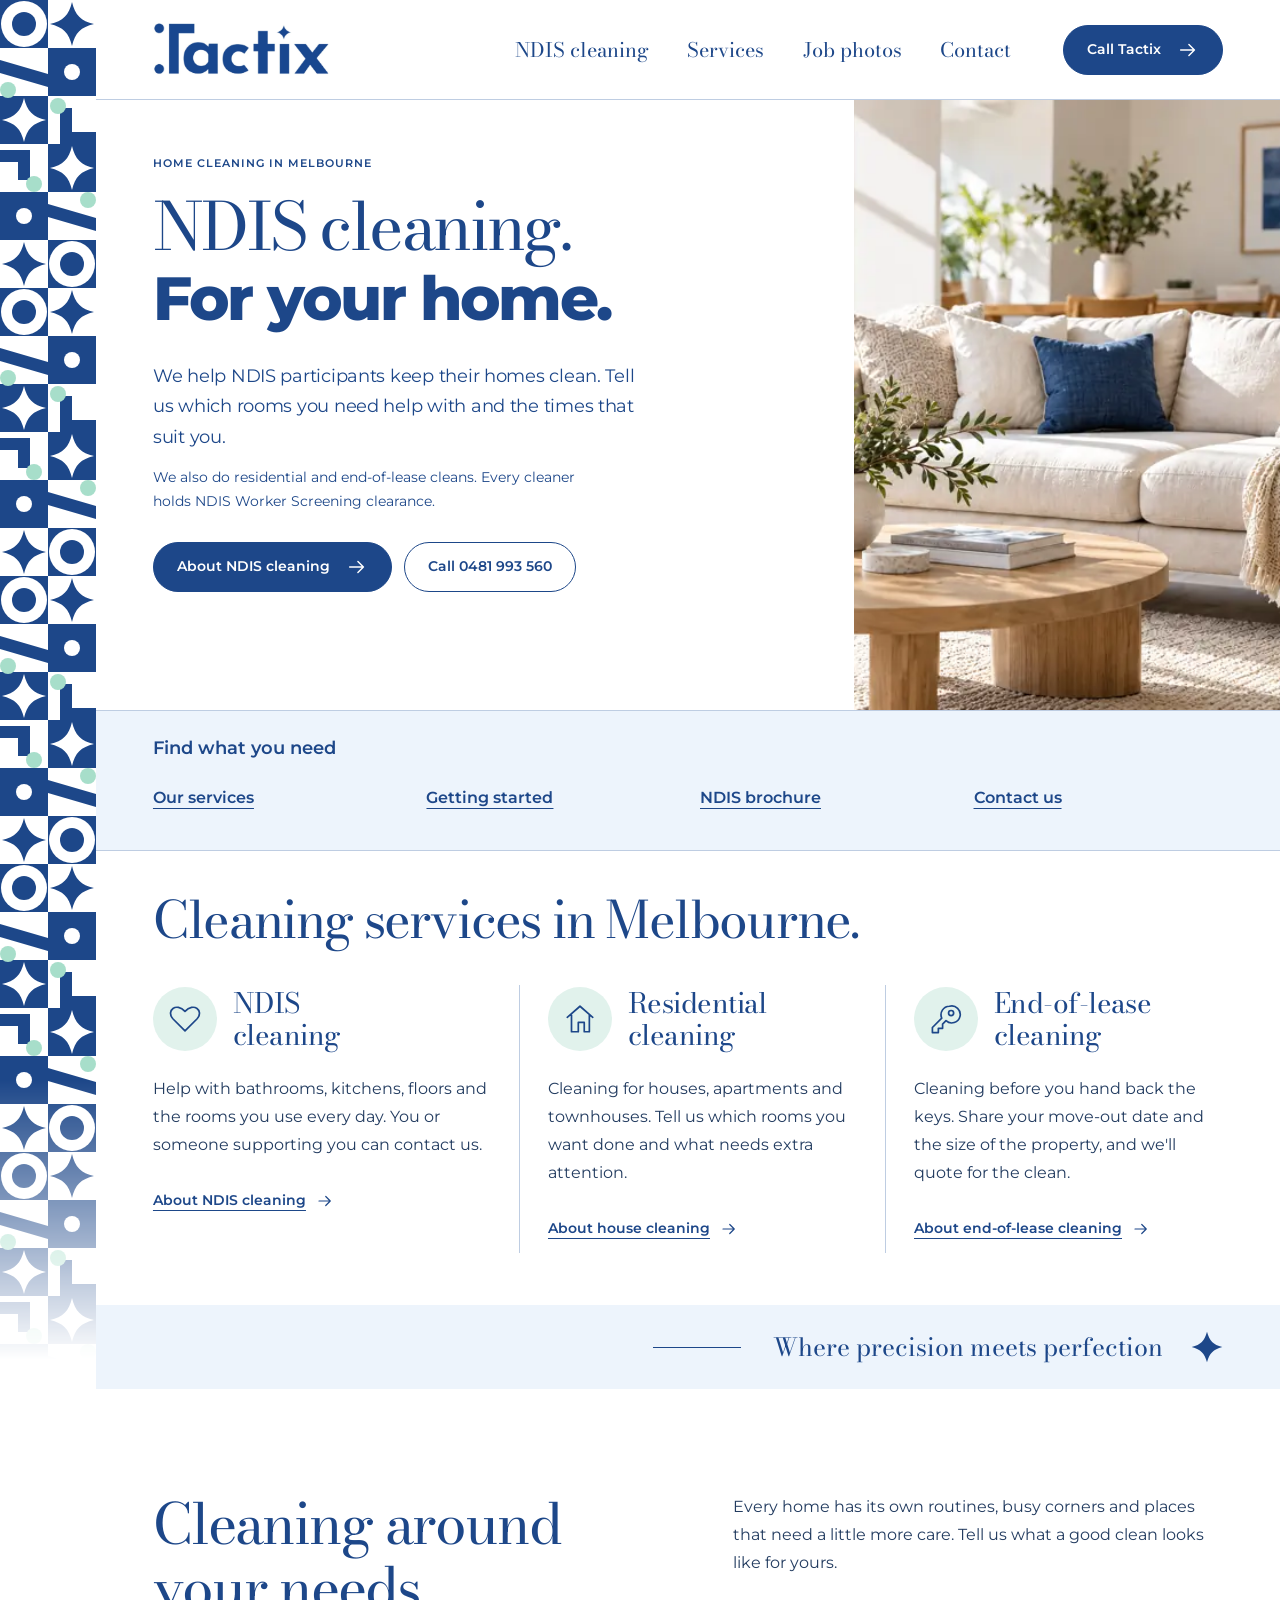
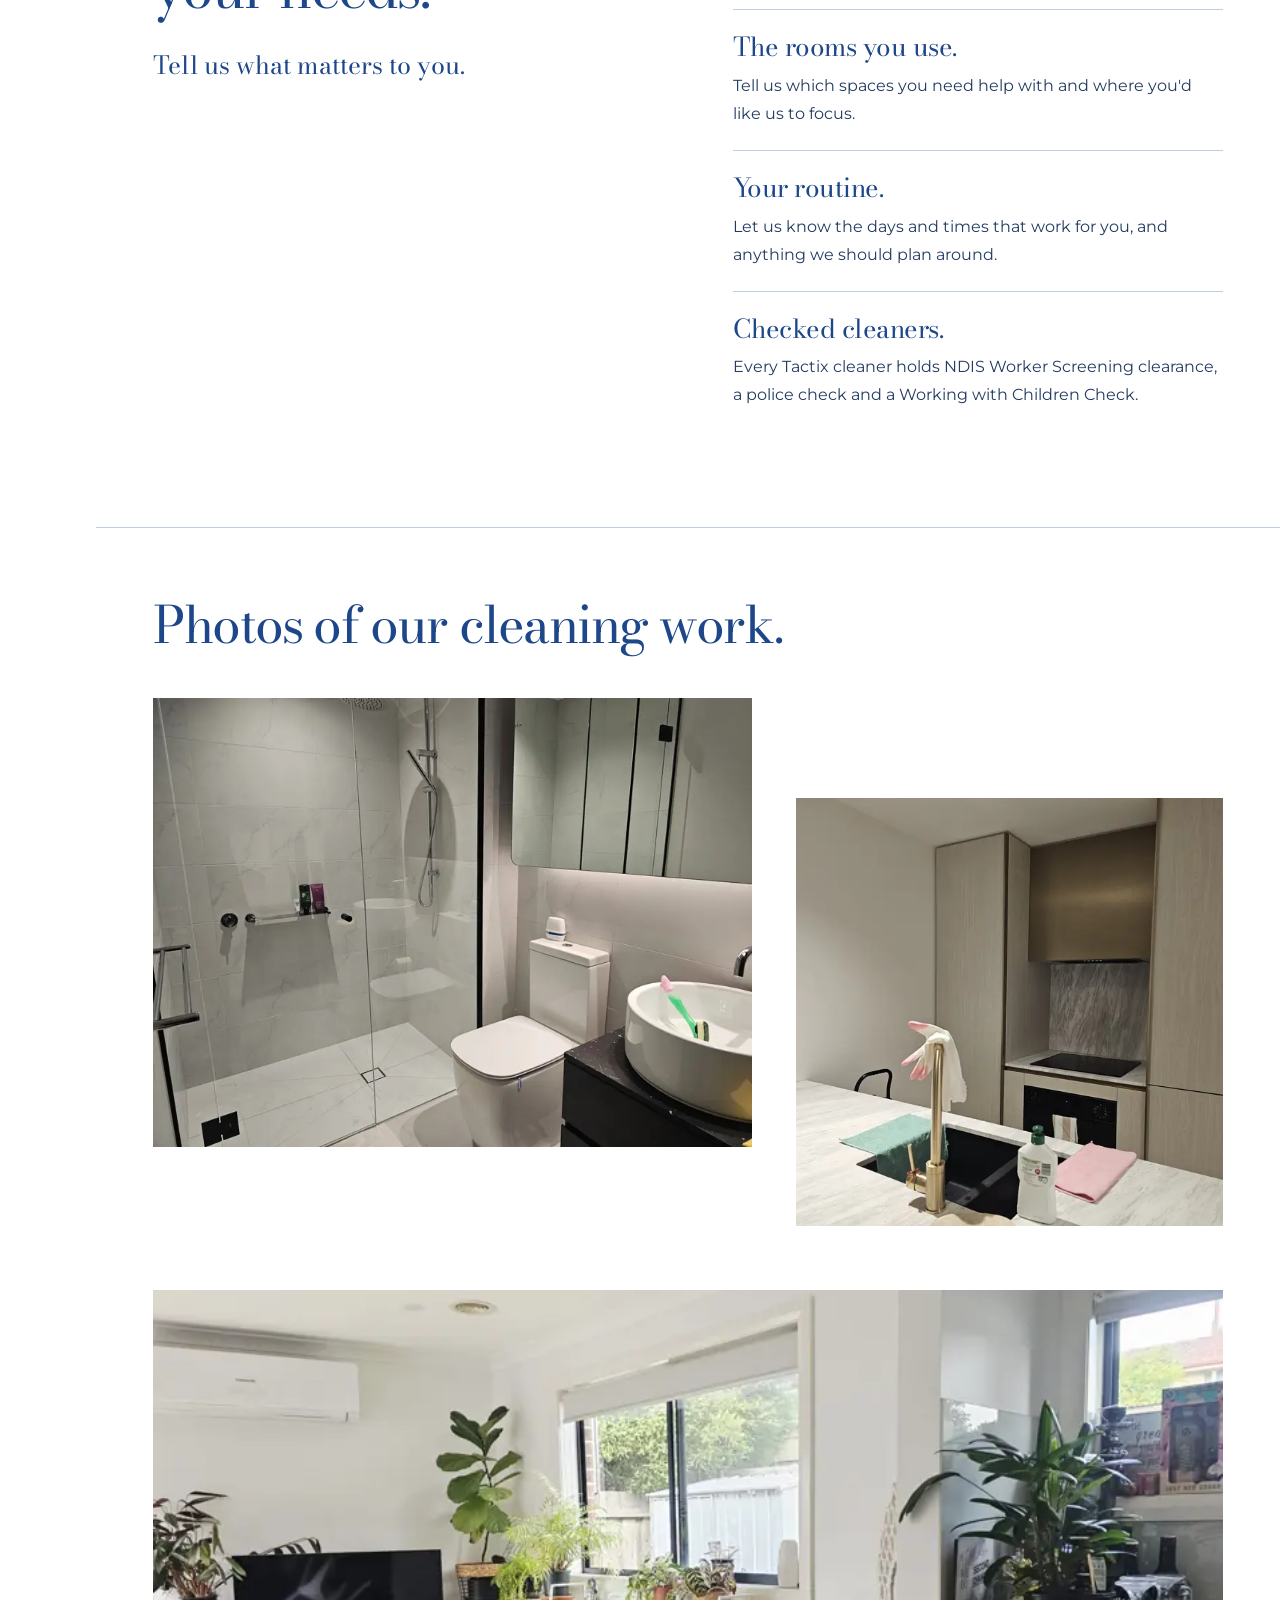
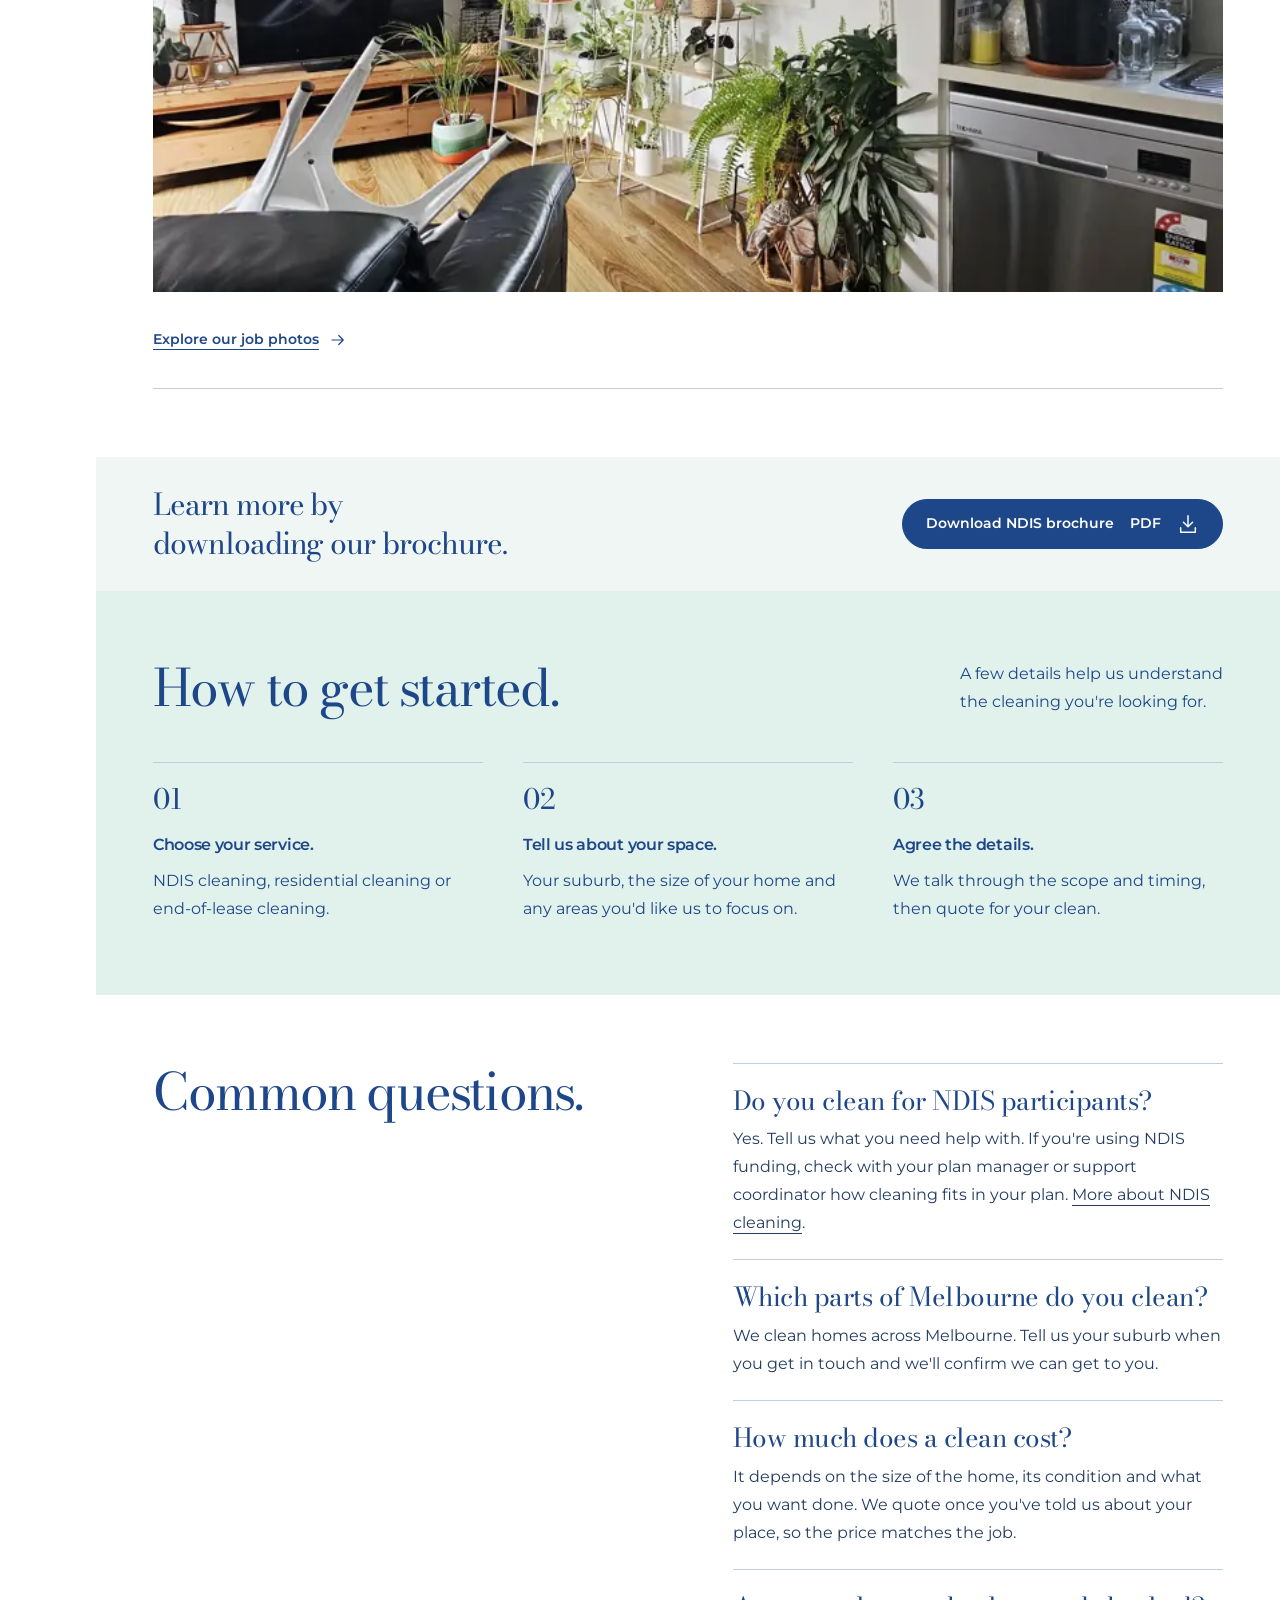
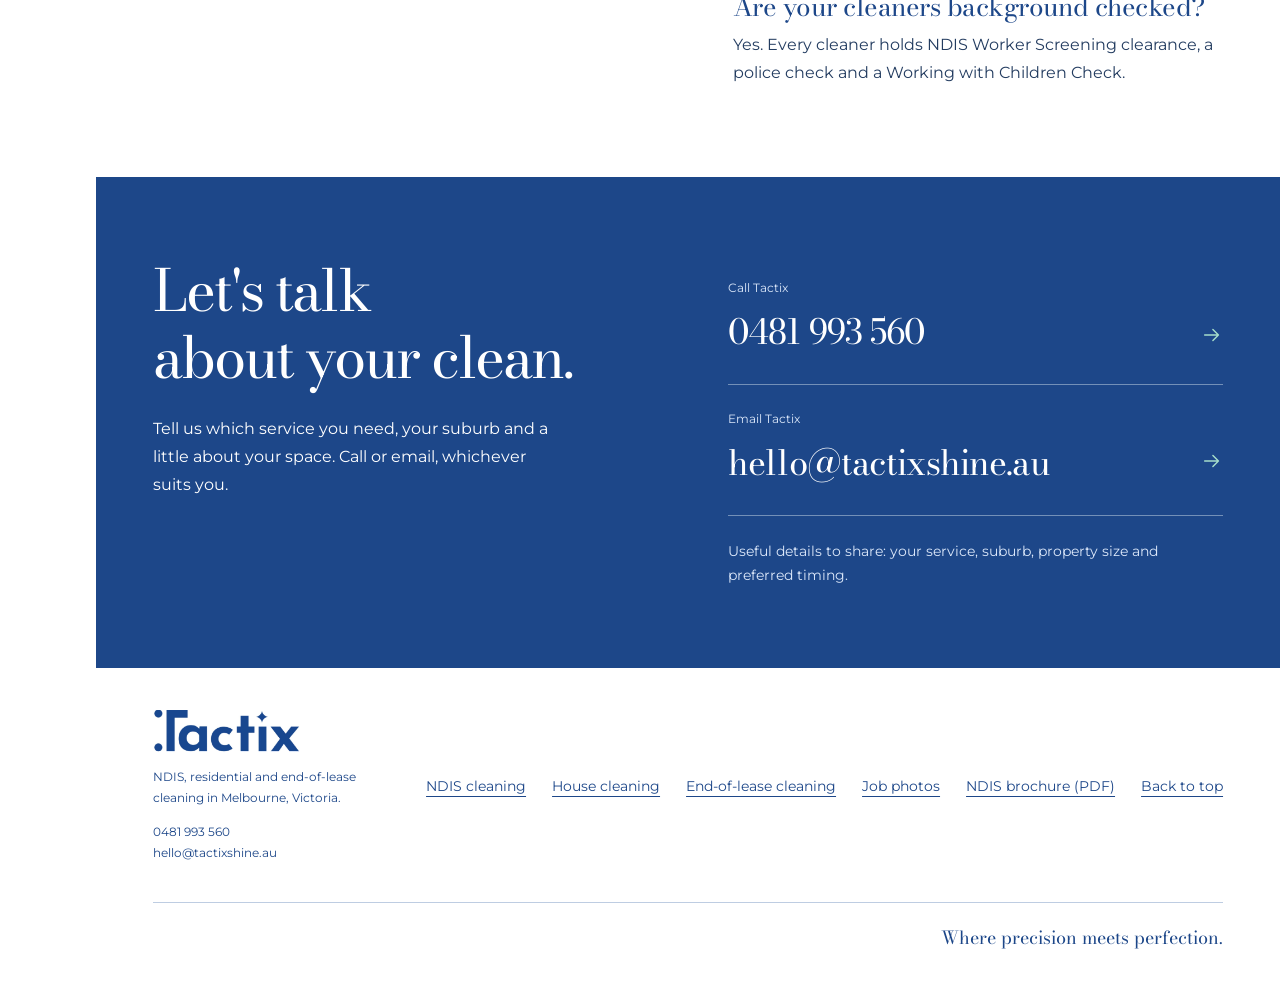
<file: tactix-site/index.html>
<!doctype html>
<html lang="en-AU">
<head>
  <meta charset="utf-8">
  <meta name="viewport" content="width=device-width, initial-scale=1">
  <title>NDIS and home cleaning in Melbourne | Tactix</title>
  <meta name="description" content="NDIS cleaning across Melbourne, plus residential and end-of-lease cleans. Every cleaner holds NDIS Worker Screening clearance. Call Tactix on 0481 993 560.">
  <link rel="canonical" href="https://tactixshine.au/">
  <meta name="theme-color" content="#1d4789">
  <link rel="icon" href="assets/favicon.svg" type="image/svg+xml">
  <meta property="og:type" content="website">
  <meta property="og:site_name" content="Tactix">
  <meta property="og:locale" content="en_AU">
  <meta property="og:url" content="https://tactixshine.au/">
  <meta property="og:title" content="NDIS and home cleaning in Melbourne | Tactix">
  <meta property="og:description" content="NDIS, residential and end-of-lease cleaning across Melbourne by checked cleaners.">
  <meta property="og:image" content="https://tactixshine.au/assets/og-image.jpg">
  <meta property="og:image:width" content="1200">
  <meta property="og:image:height" content="630">
  <meta property="og:image:alt" content="Bright living room with a cream sofa and a blue cushion">
  <meta name="twitter:card" content="summary_large_image">
  <link rel="stylesheet" href="styles.css">
  <script type="application/ld+json">
  {
    "@context": "https://schema.org",
    "@graph": [
      {
        "@type": "LocalBusiness",
        "@id": "https://tactixshine.au/#business",
        "name": "Tactix",
        "slogan": "Where precision meets perfection",
        "description": "NDIS, residential and end-of-lease cleaning in Melbourne.",
        "url": "https://tactixshine.au/",
        "telephone": "+61481993560",
        "email": "hello@tactixshine.au",
        "address": {"@type": "PostalAddress", "addressLocality": "Melbourne", "addressRegion": "VIC", "addressCountry": "AU"},
        "areaServed": {"@type": "City", "name": "Melbourne", "sameAs": "https://en.wikipedia.org/wiki/Melbourne"},
        "hasOfferCatalog": {
          "@type": "OfferCatalog",
          "name": "Cleaning services",
          "itemListElement": [
            {"@type": "Offer", "itemOffered": {"@type": "Service", "name": "NDIS cleaning", "url": "https://tactixshine.au/ndis-cleaning/"}},
            {"@type": "Offer", "itemOffered": {"@type": "Service", "name": "Residential cleaning", "url": "https://tactixshine.au/house-cleaning/"}},
            {"@type": "Offer", "itemOffered": {"@type": "Service", "name": "End-of-lease cleaning", "url": "https://tactixshine.au/end-of-lease-cleaning/"}}
          ]
        }
      },
      {
        "@type": "WebSite",
        "@id": "https://tactixshine.au/#website",
        "url": "https://tactixshine.au/",
        "name": "Tactix",
        "inLanguage": "en-AU",
        "publisher": {"@id": "https://tactixshine.au/#business"}
      }
    ]
  }
  </script>
</head>
<body>
  <a class="skip-link" href="#main">Skip to content</a>
  <svg class="svg-defs" xmlns="http://www.w3.org/2000/svg" aria-hidden="true">
    <symbol id="arrow" viewBox="0 0 24 24"><path d="M4 12h15m-6-6 6 6-6 6"/></symbol>
    <symbol id="home" viewBox="0 0 40 40"><path d="m5 18 15-13 15 13M10 15v20h8V24h7v11h6V15"/></symbol>
    <symbol id="key" viewBox="0 0 40 40"><path d="M24 5a10 10 0 0 0-9 14L4 30v6h7v-5h5v-5l4-4A10 10 0 1 0 24 5Z"/><circle cx="26" cy="13" r="3"/></symbol>
    <symbol id="heart" viewBox="0 0 40 40"><path d="M20 34 6 20C-3 10 10 0 20 11 30 0 43 10 34 20Z"/></symbol>
    <symbol id="spark" viewBox="0 0 48 48"><path d="M24 1C28 15 33 20 47 24C33 28 28 33 24 47C20 33 15 28 1 24C15 20 20 15 24 1Z"/></symbol>
  </svg>
  <div class="page-shell" id="top">
    <div class="brand-rail" aria-hidden="true"></div>
    <header class="site-header">
      <a class="brand" href="./" aria-label="Tactix home"><img src="assets/brand-card.jpeg" alt="" width="2048" height="1262"></a>
      <nav class="site-nav" aria-label="Main navigation">
        <a href="ndis-cleaning/">NDIS<span class="nav-long"> cleaning</span></a><a href="#services">Services</a><a href="gallery/">Job photos</a><a href="#contact">Contact</a>
      </nav>
      <a class="button header-call" href="tel:+61481993560" aria-label="Call Tactix on 0481 993 560"><span>Call<span class="call-long"> Tactix</span></span> <svg class="arrow" aria-hidden="true"><use href="#arrow"/></svg></a>
      <details class="mobile-nav">
        <summary>Menu</summary>
        <nav class="mobile-links" aria-label="Mobile navigation">
        <a href="ndis-cleaning/">NDIS cleaning</a><a href="#services">Services</a><a href="gallery/">Job photos</a><a href="#contact">Contact</a>
      </nav>
      </details>
    </header>
    <div class="mobile-pattern" aria-hidden="true"></div>
    <main id="main" tabindex="-1">
      <section class="hero" aria-labelledby="hero-title">
        <div class="hero-copy">
          <p class="eyebrow hero-eyebrow">Home cleaning in Melbourne</p>
          <h1 id="hero-title"><span>NDIS cleaning.</span><strong>For your home.</strong></h1>
          <p class="hero-description">We help NDIS participants keep their homes clean. Tell us which rooms you need help with and the times that suit you.</p>
          <p class="hero-note">We also do residential and end-of-lease cleans. Every cleaner holds NDIS Worker Screening clearance.</p>
          <div class="hero-actions">
            <a class="button" href="ndis-cleaning/">About NDIS cleaning <svg class="arrow" aria-hidden="true"><use href="#arrow"/></svg></a>
            <a class="button button-outline" href="tel:+61481993560">Call 0481 993 560</a>
          </div>
        </div>
        <div class="hero-image"><img src="assets/living-room-1536.webp" srcset="assets/living-room-800.webp 800w, assets/living-room-1536.webp 1536w" sizes="(max-width: 768px) 100vw, 60vw" alt="" width="1536" height="1024" fetchpriority="high"></div>
      </section>

      <nav class="page-links section-pad" aria-labelledby="page-links-title">
        <h2 id="page-links-title">Find what you need</h2>
        <ul><li><a href="#services">Our services</a></li><li><a href="#getting-started">Getting started</a></li><li><a href="#brochure">NDIS brochure</a></li><li><a href="#contact">Contact us</a></li></ul>
      </nav>

      <section class="services section-pad" id="services" aria-labelledby="services-title">
        <h2 id="services-title">Cleaning services in Melbourne.</h2>
        <div class="service-list">
          <article class="service" id="ndis">
            <div class="service-heading"><span class="icon-disc"><svg aria-hidden="true"><use href="#heart"/></svg></span><h3>NDIS<br> cleaning</h3></div>
            <p>Help with bathrooms, kitchens, floors and the rooms you use every day. You or someone supporting you can contact us.</p>
            <a class="text-link" href="ndis-cleaning/">About NDIS cleaning <svg class="arrow" aria-hidden="true"><use href="#arrow"/></svg></a>
          </article>
          <article class="service" id="residential">
            <div class="service-heading"><span class="icon-disc"><svg aria-hidden="true"><use href="#home"/></svg></span><h3>Residential<br> cleaning</h3></div>
            <p>Cleaning for houses, apartments and townhouses. Tell us which rooms you want done and what needs extra attention.</p>
            <a class="text-link" href="house-cleaning/">About house cleaning <svg class="arrow" aria-hidden="true"><use href="#arrow"/></svg></a>
          </article>
          <article class="service" id="end-of-lease">
            <div class="service-heading"><span class="icon-disc"><svg aria-hidden="true"><use href="#key"/></svg></span><h3>End-of-lease<br> cleaning</h3></div>
            <p>Cleaning before you hand back the keys. Share your move-out date and the size of the property, and we'll quote for the clean.</p>
            <a class="text-link" href="end-of-lease-cleaning/">About end-of-lease cleaning <svg class="arrow" aria-hidden="true"><use href="#arrow"/></svg></a>
          </article>
        </div>
      </section>

      <div class="brand-statement"><span>Where precision meets perfection</span><svg aria-hidden="true"><use href="#spark"/></svg></div>

      <section class="approach section-pad" id="approach" aria-labelledby="approach-title">
        <div class="approach-intro"><h2 id="approach-title">Cleaning around your needs.</h2><p class="serif-lead">Tell us what matters to you.</p></div>
        <div class="approach-body">
          <p class="approach-lead">Every home has its own routines, busy corners and places that need a little more care. Tell us what a good clean looks like for yours.</p>
          <div class="approach-point"><h3>The rooms you use.</h3><p>Tell us which spaces you need help with and where you'd like us to focus.</p></div>
          <div class="approach-point"><h3>Your routine.</h3><p>Let us know the days and times that work for you, and anything we should plan around.</p></div>
          <div class="approach-point"><h3>Checked cleaners.</h3><p>Every Tactix cleaner holds NDIS Worker Screening clearance, a police check and a Working with Children Check.</p></div>
        </div>
      </section>

      <section class="gallery work-showcase section-pad" id="our-work" aria-labelledby="gallery-title">
        <div class="work-heading">
          <div><h2 id="gallery-title">Photos of our cleaning work.</h2></div>
        </div>
        <ul class="gallery-list work-selection">
          <li><figure><img src="assets/jobs/bathroom-shower-toilet-800.webp" srcset="assets/jobs/bathroom-shower-toilet-800.webp 800w, assets/jobs/bathroom-shower-toilet-1600.webp 1600w" sizes="(max-width: 768px) 100vw, 55vw" alt="Glass shower, toilet and round basin in a cleaned bathroom" width="800" height="600" loading="lazy"><figcaption class="visually-hidden">Shower, toilet and basin</figcaption></figure></li>
          <li><figure><img src="assets/jobs/kitchen-benchtop-800.webp" alt="Kitchen benchtop, sink and cooktop after a clean" width="800" height="600" loading="lazy"><figcaption class="visually-hidden">Kitchen benchtop</figcaption></figure></li>
          <li><figure><img src="assets/jobs/living-room-plants-800.webp" srcset="assets/jobs/living-room-plants-800.webp 800w, assets/jobs/living-room-plants-1600.webp 1600w" sizes="(max-width: 768px) 100vw, 60vw" alt="Living room with timber floor, plants and couch after a clean" width="800" height="600" loading="lazy"><figcaption class="visually-hidden">Living room</figcaption></figure></li>
        </ul>
        <div class="work-footer"><a class="text-link" href="gallery/">Explore our job photos <svg class="arrow" aria-hidden="true"><use href="#arrow"/></svg></a></div>
      </section>

      <section class="brochure section-pad" id="brochure" aria-labelledby="brochure-title">
        <h2 id="brochure-title">Learn more by downloading our brochure.</h2>
        <a class="button brochure-download" href="ndis-cleaning/tactix-ndis-cleaning-brochure.pdf" download="Tactix-NDIS-cleaning-brochure.pdf">Download NDIS brochure <span>PDF</span> <svg class="arrow" viewBox="0 0 24 24" aria-hidden="true"><path d="M12 3v12m-5-5 5 5 5-5M4 16v5h16v-5"/></svg></a>
      </section>

      <section class="getting-started section-pad" id="getting-started" aria-labelledby="start-title">
        <div class="section-heading"><h2 id="start-title">How to get started.</h2><p>A few details help us understand<br class="desktop-break"> the cleaning you're looking for.</p></div>
        <ol class="steps">
          <li><span class="step-number" aria-hidden="true">01</span><div><h3>Choose your service.</h3><p>NDIS cleaning, residential cleaning or end-of-lease cleaning.</p></div></li>
          <li><span class="step-number" aria-hidden="true">02</span><div><h3>Tell us about your space.</h3><p>Your suburb, the size of your home and any areas you'd like us to focus on.</p></div></li>
          <li><span class="step-number" aria-hidden="true">03</span><div><h3>Agree the details.</h3><p>We talk through the scope and timing, then quote for your clean.</p></div></li>
        </ol>
      </section>

      <section class="split section-pad" aria-labelledby="faq-title">
        <h2 id="faq-title">Common questions.</h2>
        <div class="approach-body">
          <div class="approach-point"><h3>Do you clean for NDIS participants?</h3><p>Yes. Tell us what you need help with. If you're using NDIS funding, check with your plan manager or support coordinator how cleaning fits in your plan. <a href="ndis-cleaning/">More about NDIS cleaning</a>.</p></div>
          <div class="approach-point"><h3>Which parts of Melbourne do you clean?</h3><p>We clean homes across Melbourne. Tell us your suburb when you get in touch and we'll confirm we can get to you.</p></div>
          <div class="approach-point"><h3>How much does a clean cost?</h3><p>It depends on the size of the home, its condition and what you want done. We quote once you've told us about your place, so the price matches the job.</p></div>
          <div class="approach-point"><h3>Are your cleaners background checked?</h3><p>Yes. Every cleaner holds NDIS Worker Screening clearance, a police check and a Working with Children Check.</p></div>
        </div>
      </section>

      <section class="contact section-pad" id="contact" aria-labelledby="contact-title">
        <div class="contact-copy"><h2 id="contact-title">Let's talk<br>about your clean.</h2><p>Tell us which service you need, your suburb and a little about your space. Call or email, whichever suits you.</p></div>
        <div class="contact-options">
          <a class="contact-method" href="tel:+61481993560"><span>Call Tactix</span><strong>0481 993 560</strong><svg class="arrow" aria-hidden="true"><use href="#arrow"/></svg></a>
          <a class="contact-method" href="mailto:hello@tactixshine.au"><span>Email Tactix</span><strong>hello@tactixshine.au</strong><svg class="arrow" aria-hidden="true"><use href="#arrow"/></svg></a>
          <p class="contact-help">Useful details to share: your service, suburb, property size and preferred timing.</p>
        </div>
      </section>
    </main>
    <footer class="site-footer section-pad">
      <div><a class="brand footer-brand" href="./" aria-label="Tactix home"><img src="assets/brand-card.jpeg" alt="" width="2048" height="1262" loading="lazy"></a><p>NDIS, residential and end-of-lease cleaning in Melbourne, Victoria.</p><p><a href="tel:+61481993560">0481 993 560</a><br><a href="mailto:hello@tactixshine.au">hello@tactixshine.au</a></p></div>
      <nav class="footer-links" aria-label="Footer"><a href="ndis-cleaning/">NDIS cleaning</a><a href="house-cleaning/">House cleaning</a><a href="end-of-lease-cleaning/">End-of-lease cleaning</a><a href="gallery/">Job photos</a><a href="ndis-cleaning/tactix-ndis-cleaning-brochure.pdf">NDIS brochure (PDF)</a><a href="#top">Back to top</a></nav>
      <p class="footer-signoff">Where precision meets perfection.</p>
    </footer>
  </div>
</body>
</html>
</file>
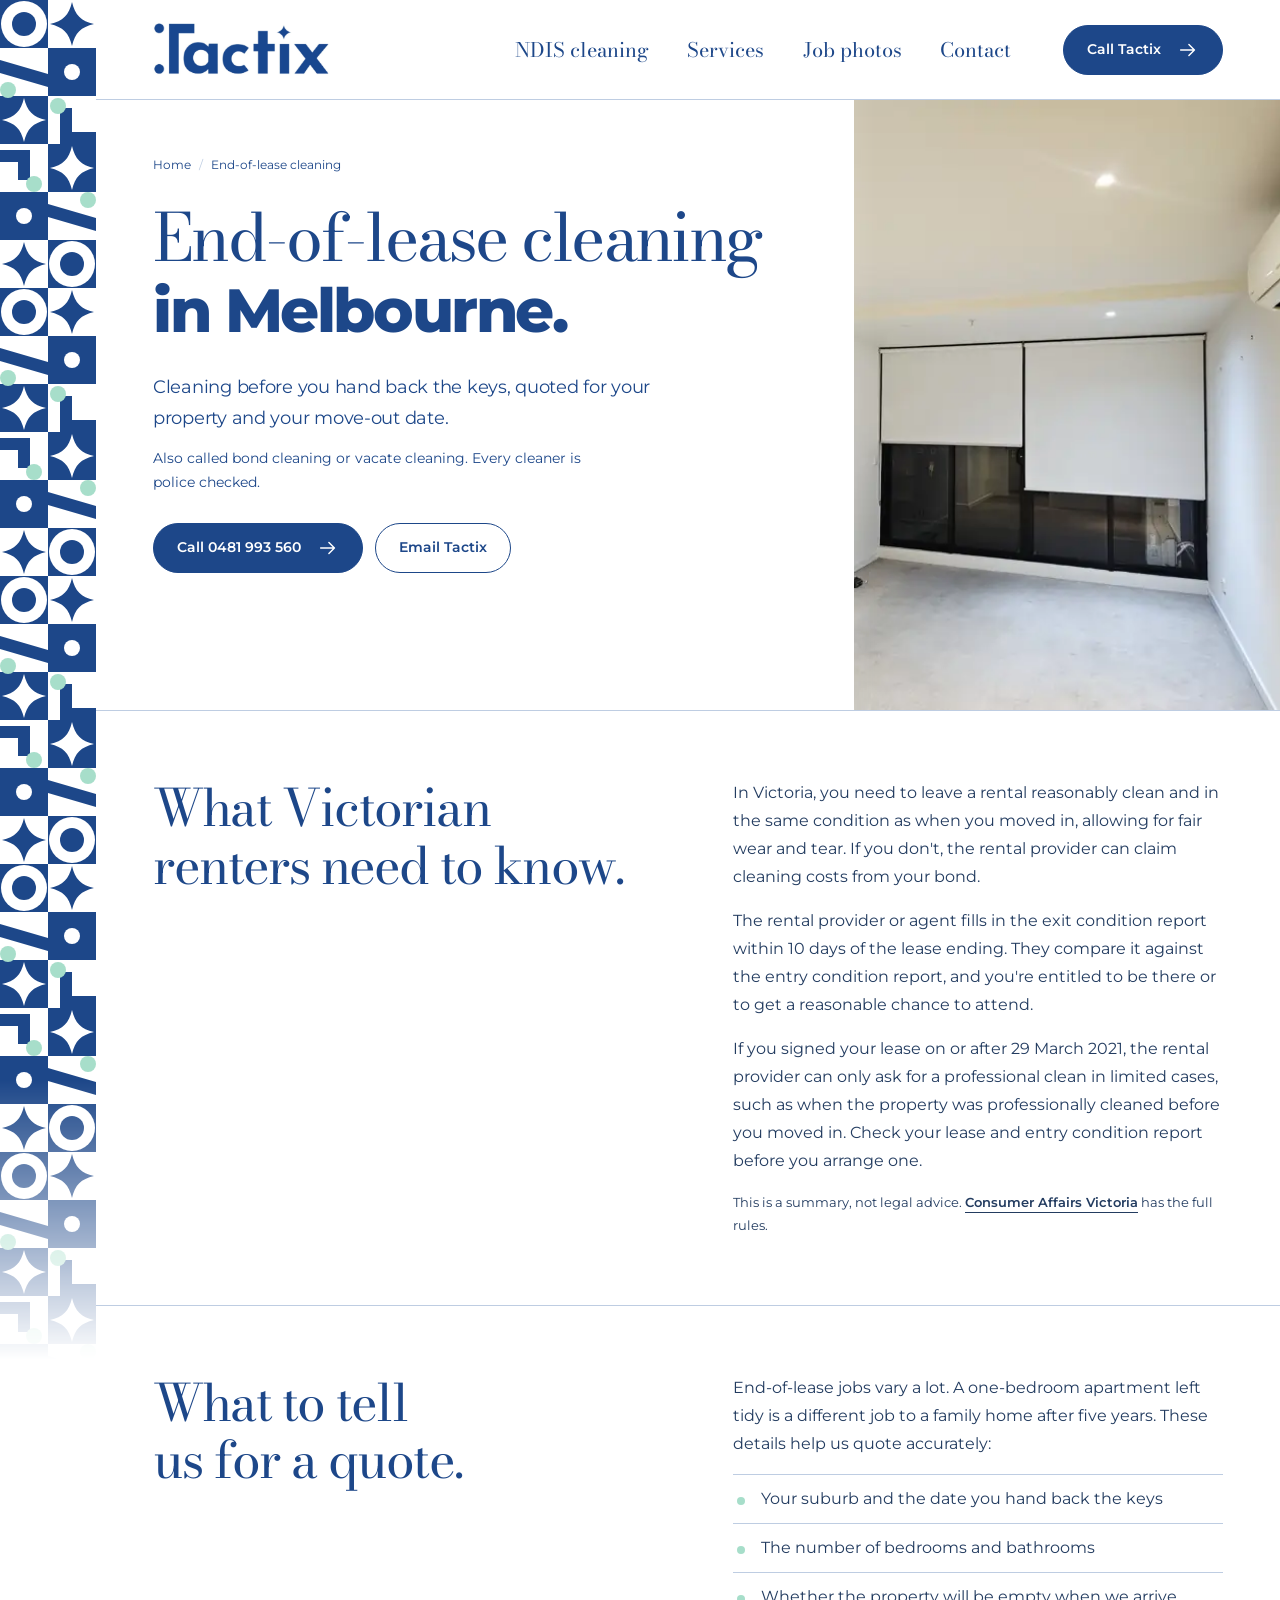
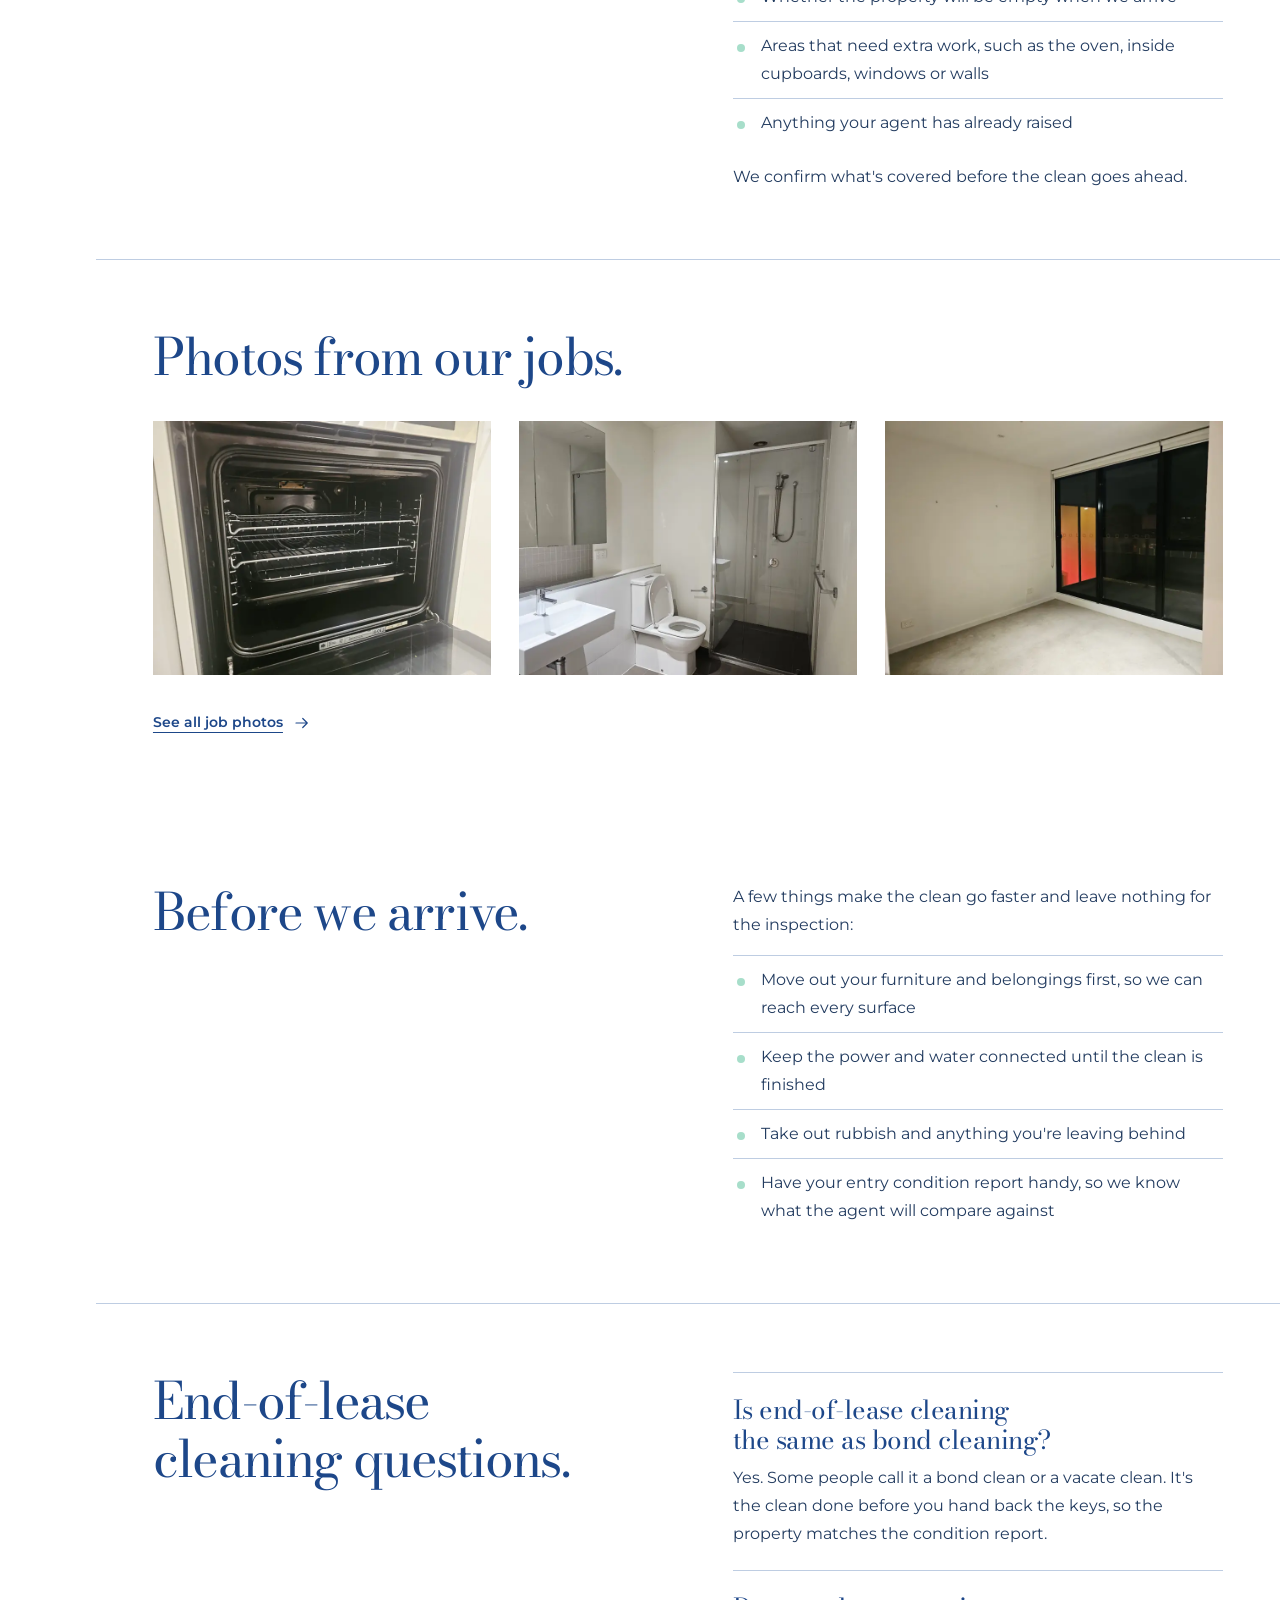
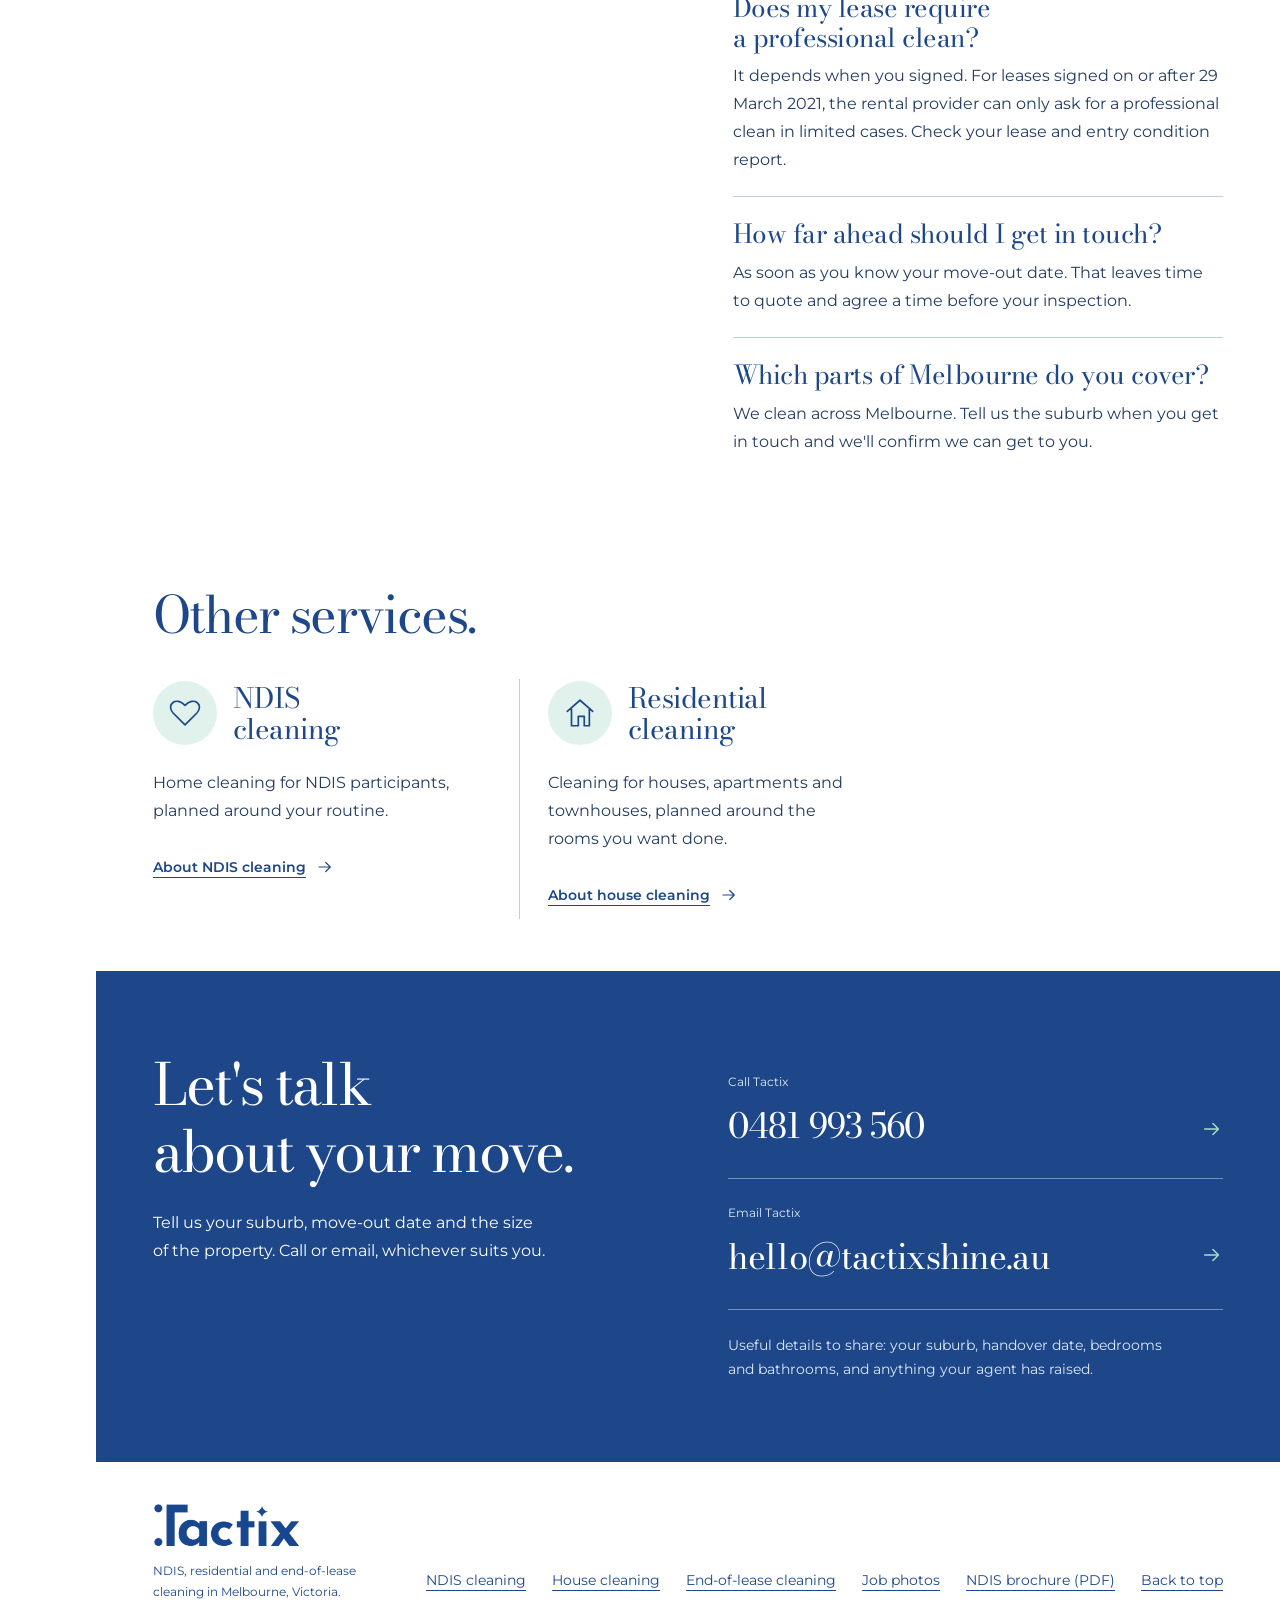
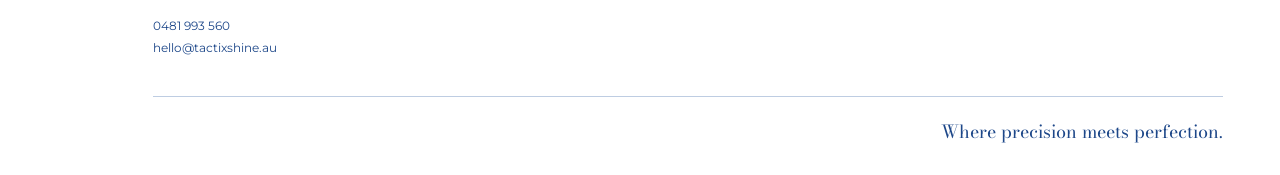
<file: tactix-site/end-of-lease-cleaning/index.html>
<!doctype html>
<html lang="en-AU">
<head>
  <meta charset="utf-8">
  <meta name="viewport" content="width=device-width, initial-scale=1">
  <title>End-of-lease and bond cleaning in Melbourne | Tactix</title>
  <meta name="description" content="End-of-lease cleaning across Melbourne by police-checked cleaners. Tell us your move-out date and property size for a quote. Call Tactix on 0481 993 560.">
  <link rel="canonical" href="https://tactixshine.au/end-of-lease-cleaning/">
  <meta name="theme-color" content="#1d4789">
  <link rel="icon" href="../assets/favicon.svg" type="image/svg+xml">
  <meta property="og:type" content="website">
  <meta property="og:site_name" content="Tactix">
  <meta property="og:locale" content="en_AU">
  <meta property="og:url" content="https://tactixshine.au/end-of-lease-cleaning/">
  <meta property="og:title" content="End-of-lease and bond cleaning in Melbourne | Tactix">
  <meta property="og:description" content="End-of-lease cleaning across Melbourne, quoted for your property and move-out date.">
  <meta property="og:image" content="https://tactixshine.au/assets/og-image.jpg">
  <meta property="og:image:width" content="1200">
  <meta property="og:image:height" content="630">
  <meta property="og:image:alt" content="Bright living room with a cream sofa and a blue cushion">
  <meta name="twitter:card" content="summary_large_image">
  <link rel="stylesheet" href="../styles.css">
  <script type="application/ld+json">
  {
    "@context": "https://schema.org",
    "@graph": [
      {
        "@type": "Service",
        "@id": "https://tactixshine.au/end-of-lease-cleaning/#service",
        "name": "End-of-lease cleaning",
        "alternateName": ["Bond cleaning", "Vacate cleaning"],
        "serviceType": "End-of-lease cleaning",
        "description": "Cleaning for rental properties in Melbourne before the renter hands back the keys.",
        "url": "https://tactixshine.au/end-of-lease-cleaning/",
        "areaServed": {"@type": "City", "name": "Melbourne", "sameAs": "https://en.wikipedia.org/wiki/Melbourne"},
        "provider": {
          "@type": "LocalBusiness",
          "@id": "https://tactixshine.au/#business",
          "name": "Tactix",
          "url": "https://tactixshine.au/",
          "telephone": "+61481993560",
          "address": {"@type": "PostalAddress", "addressLocality": "Melbourne", "addressRegion": "VIC", "addressCountry": "AU"}
        }
      },
      {
        "@type": "BreadcrumbList",
        "itemListElement": [
          {"@type": "ListItem", "position": 1, "name": "Home", "item": "https://tactixshine.au/"},
          {"@type": "ListItem", "position": 2, "name": "End-of-lease cleaning", "item": "https://tactixshine.au/end-of-lease-cleaning/"}
        ]
      }
    ]
  }
  </script>
</head>
<body>
  <a class="skip-link" href="#main">Skip to content</a>
  <svg class="svg-defs" xmlns="http://www.w3.org/2000/svg" aria-hidden="true">
    <symbol id="arrow" viewBox="0 0 24 24"><path d="M4 12h15m-6-6 6 6-6 6"/></symbol>
    <symbol id="home" viewBox="0 0 40 40"><path d="m5 18 15-13 15 13M10 15v20h8V24h7v11h6V15"/></symbol>
    <symbol id="heart" viewBox="0 0 40 40"><path d="M20 34 6 20C-3 10 10 0 20 11 30 0 43 10 34 20Z"/></symbol>
  </svg>
  <div class="page-shell" id="top">
    <div class="brand-rail" aria-hidden="true"></div>
    <header class="site-header">
      <a class="brand" href="../" aria-label="Tactix home"><img src="../assets/brand-card.jpeg" alt="" width="2048" height="1262"></a>
      <nav class="site-nav" aria-label="Main navigation">
        <a href="../ndis-cleaning/">NDIS<span class="nav-long"> cleaning</span></a><a href="../#services">Services</a><a href="../gallery/">Job photos</a><a href="#contact">Contact</a>
      </nav>
      <a class="button header-call" href="tel:+61481993560" aria-label="Call Tactix on 0481 993 560"><span>Call<span class="call-long"> Tactix</span></span> <svg class="arrow" aria-hidden="true"><use href="#arrow"/></svg></a>
      <details class="mobile-nav">
        <summary>Menu</summary>
        <nav class="mobile-links" aria-label="Mobile navigation">
        <a href="../ndis-cleaning/">NDIS cleaning</a><a href="../#services">Services</a><a href="../gallery/">Job photos</a><a href="#contact">Contact</a>
      </nav>
      </details>
    </header>
    <div class="mobile-pattern" aria-hidden="true"></div>
    <main id="main" tabindex="-1">
      <section class="hero" aria-labelledby="hero-title">
        <div class="hero-copy">
          <nav class="breadcrumbs" aria-label="Breadcrumb"><ol><li><a href="../">Home</a></li><li aria-current="page">End-of-lease cleaning</li></ol></nav>
          <h1 id="hero-title"><span>End-of-lease cleaning</span><strong>in Melbourne.</strong></h1>
          <p class="hero-description">Cleaning before you hand back the keys, quoted for your property and your move-out date.</p>
          <p class="hero-note">Also called bond cleaning or vacate cleaning. Every cleaner is police checked.</p>
          <div class="hero-actions">
            <a class="button" href="tel:+61481993560">Call 0481 993 560 <svg class="arrow" aria-hidden="true"><use href="#arrow"/></svg></a>
            <a class="button button-outline" href="#contact">Email Tactix</a>
          </div>
        </div>
        <div class="hero-image"><img src="../assets/jobs/empty-living-room-1600.webp" srcset="../assets/jobs/empty-living-room-800.webp 800w, ../assets/jobs/empty-living-room-1600.webp 1600w" sizes="(max-width: 768px) 100vw, 60vw" alt="Empty apartment living room with clean carpet and walls after an end-of-lease clean" width="1600" height="1200" fetchpriority="high"></div>
      </section>

      <section class="split section-pad" aria-labelledby="rules-title">
        <h2 id="rules-title">What Victorian renters need to know.</h2>
        <div class="prose">
          <p>In Victoria, you need to leave a rental reasonably clean and in the same condition as when you moved in, allowing for fair wear and tear. If you don't, the rental provider can claim cleaning costs from your bond.</p>
          <p>The rental provider or agent fills in the exit condition report within 10 days of the lease ending. They compare it against the entry condition report, and you're entitled to be there or to get a reasonable chance to attend.</p>
          <p>If you signed your lease on or after 29 March 2021, the rental provider can only ask for a professional clean in limited cases, such as when the property was professionally cleaned before you moved in. Check your lease and entry condition report before you arrange one.</p>
          <p class="small">This is a summary, not legal advice. <a href="https://www.consumer.vic.gov.au/housing/renting/rent-bond-bills-and-condition-reports/condition-reports">Consumer Affairs Victoria</a> has the full rules.</p>
        </div>
      </section>

      <section class="split section-pad" aria-labelledby="quote-title">
        <h2 id="quote-title">What to tell us for a quote.</h2>
        <div class="prose">
          <p>End-of-lease jobs vary a lot. A one-bedroom apartment left tidy is a different job to a family home after five years. These details help us quote accurately:</p>
          <ul>
            <li>Your suburb and the date you hand back the keys</li>
            <li>The number of bedrooms and bathrooms</li>
            <li>Whether the property will be empty when we arrive</li>
            <li>Areas that need extra work, such as the oven, inside cupboards, windows or walls</li>
            <li>Anything your agent has already raised</li>
          </ul>
          <p>We confirm what's covered before the clean goes ahead.</p>
        </div>
      </section>

      <section class="gallery section-pad" aria-labelledby="gallery-title">
        <h2 id="gallery-title">Photos from our jobs.</h2>
        <ul class="gallery-list">
          <li><figure><img src="../assets/jobs/oven-interior-800.webp" alt="Inside of a cleaned oven with the racks in place" width="800" height="600" loading="lazy"><figcaption class="visually-hidden">Oven interior</figcaption></figure></li>
          <li><figure><img src="../assets/jobs/vacated-bathroom-800.webp" alt="Empty bathroom with clean shower, toilet and basin" width="800" height="600" loading="lazy"><figcaption class="visually-hidden">Bathroom after end-of-lease cleaning</figcaption></figure></li>
          <li><figure><img src="../assets/jobs/empty-bedroom-800.webp" alt="Empty carpeted room with clean walls and blinds" width="800" height="600" loading="lazy"><figcaption class="visually-hidden">Bedroom after end-of-lease cleaning</figcaption></figure></li>
        </ul>
        <a class="text-link" href="../gallery/">See all job photos <svg class="arrow" aria-hidden="true"><use href="#arrow"/></svg></a>
      </section>

      <section class="split section-pad" aria-labelledby="prep-title">
        <h2 id="prep-title">Before we arrive.</h2>
        <div class="prose">
          <p>A few things make the clean go faster and leave nothing for the inspection:</p>
          <ul>
            <li>Move out your furniture and belongings first, so we can reach every surface</li>
            <li>Keep the power and water connected until the clean is finished</li>
            <li>Take out rubbish and anything you're leaving behind</li>
            <li>Have your entry condition report handy, so we know what the agent will compare against</li>
          </ul>
        </div>
      </section>

      <section class="split section-pad" aria-labelledby="faq-title">
        <h2 id="faq-title">End-of-lease cleaning questions.</h2>
        <div class="approach-body">
          <div class="approach-point"><h3>Is end-of-lease cleaning the same as bond cleaning?</h3><p>Yes. Some people call it a bond clean or a vacate clean. It's the clean done before you hand back the keys, so the property matches the condition report.</p></div>
          <div class="approach-point"><h3>Does my lease require a professional clean?</h3><p>It depends when you signed. For leases signed on or after 29 March 2021, the rental provider can only ask for a professional clean in limited cases. Check your lease and entry condition report.</p></div>
          <div class="approach-point"><h3>How far ahead should I get in touch?</h3><p>As soon as you know your move-out date. That leaves time to quote and agree a time before your inspection.</p></div>
          <div class="approach-point"><h3>Which parts of Melbourne do you cover?</h3><p>We clean across Melbourne. Tell us the suburb when you get in touch and we'll confirm we can get to you.</p></div>
        </div>
      </section>

      <section class="services section-pad" aria-labelledby="other-title">
        <h2 id="other-title">Other services.</h2>
        <div class="service-list">
          <article class="service">
            <div class="service-heading"><span class="icon-disc"><svg aria-hidden="true"><use href="#heart"/></svg></span><h3>NDIS<br> cleaning</h3></div>
            <p>Home cleaning for NDIS participants, planned around your routine.</p>
            <a class="text-link" href="../ndis-cleaning/">About NDIS cleaning <svg class="arrow" aria-hidden="true"><use href="#arrow"/></svg></a>
          </article>
          <article class="service">
            <div class="service-heading"><span class="icon-disc"><svg aria-hidden="true"><use href="#home"/></svg></span><h3>Residential<br> cleaning</h3></div>
            <p>Cleaning for houses, apartments and townhouses, planned around the rooms you want done.</p>
            <a class="text-link" href="../house-cleaning/">About house cleaning <svg class="arrow" aria-hidden="true"><use href="#arrow"/></svg></a>
          </article>
        </div>
      </section>

      <section class="contact section-pad" id="contact" aria-labelledby="contact-title">
        <div class="contact-copy"><h2 id="contact-title">Let's talk<br>about your move.</h2><p>Tell us your suburb, move-out date and the size of the property. Call or email, whichever suits you.</p></div>
        <div class="contact-options">
          <a class="contact-method" href="tel:+61481993560"><span>Call Tactix</span><strong>0481 993 560</strong><svg class="arrow" aria-hidden="true"><use href="#arrow"/></svg></a>
          <a class="contact-method" href="mailto:hello@tactixshine.au"><span>Email Tactix</span><strong>hello@tactixshine.au</strong><svg class="arrow" aria-hidden="true"><use href="#arrow"/></svg></a>
          <p class="contact-help">Useful details to share: your suburb, handover date, bedrooms and bathrooms, and anything your agent has raised.</p>
        </div>
      </section>
    </main>
    <footer class="site-footer section-pad">
      <div><a class="brand footer-brand" href="../" aria-label="Tactix home"><img src="../assets/brand-card.jpeg" alt="" width="2048" height="1262" loading="lazy"></a><p>NDIS, residential and end-of-lease cleaning in Melbourne, Victoria.</p><p><a href="tel:+61481993560">0481 993 560</a><br><a href="mailto:hello@tactixshine.au">hello@tactixshine.au</a></p></div>
      <nav class="footer-links" aria-label="Footer"><a href="../ndis-cleaning/">NDIS cleaning</a><a href="../house-cleaning/">House cleaning</a><a href="./">End-of-lease cleaning</a><a href="../gallery/">Job photos</a><a href="../ndis-cleaning/tactix-ndis-cleaning-brochure.pdf">NDIS brochure (PDF)</a><a href="#top">Back to top</a></nav>
      <p class="footer-signoff">Where precision meets perfection.</p>
    </footer>
  </div>
</body>
</html>
</file>
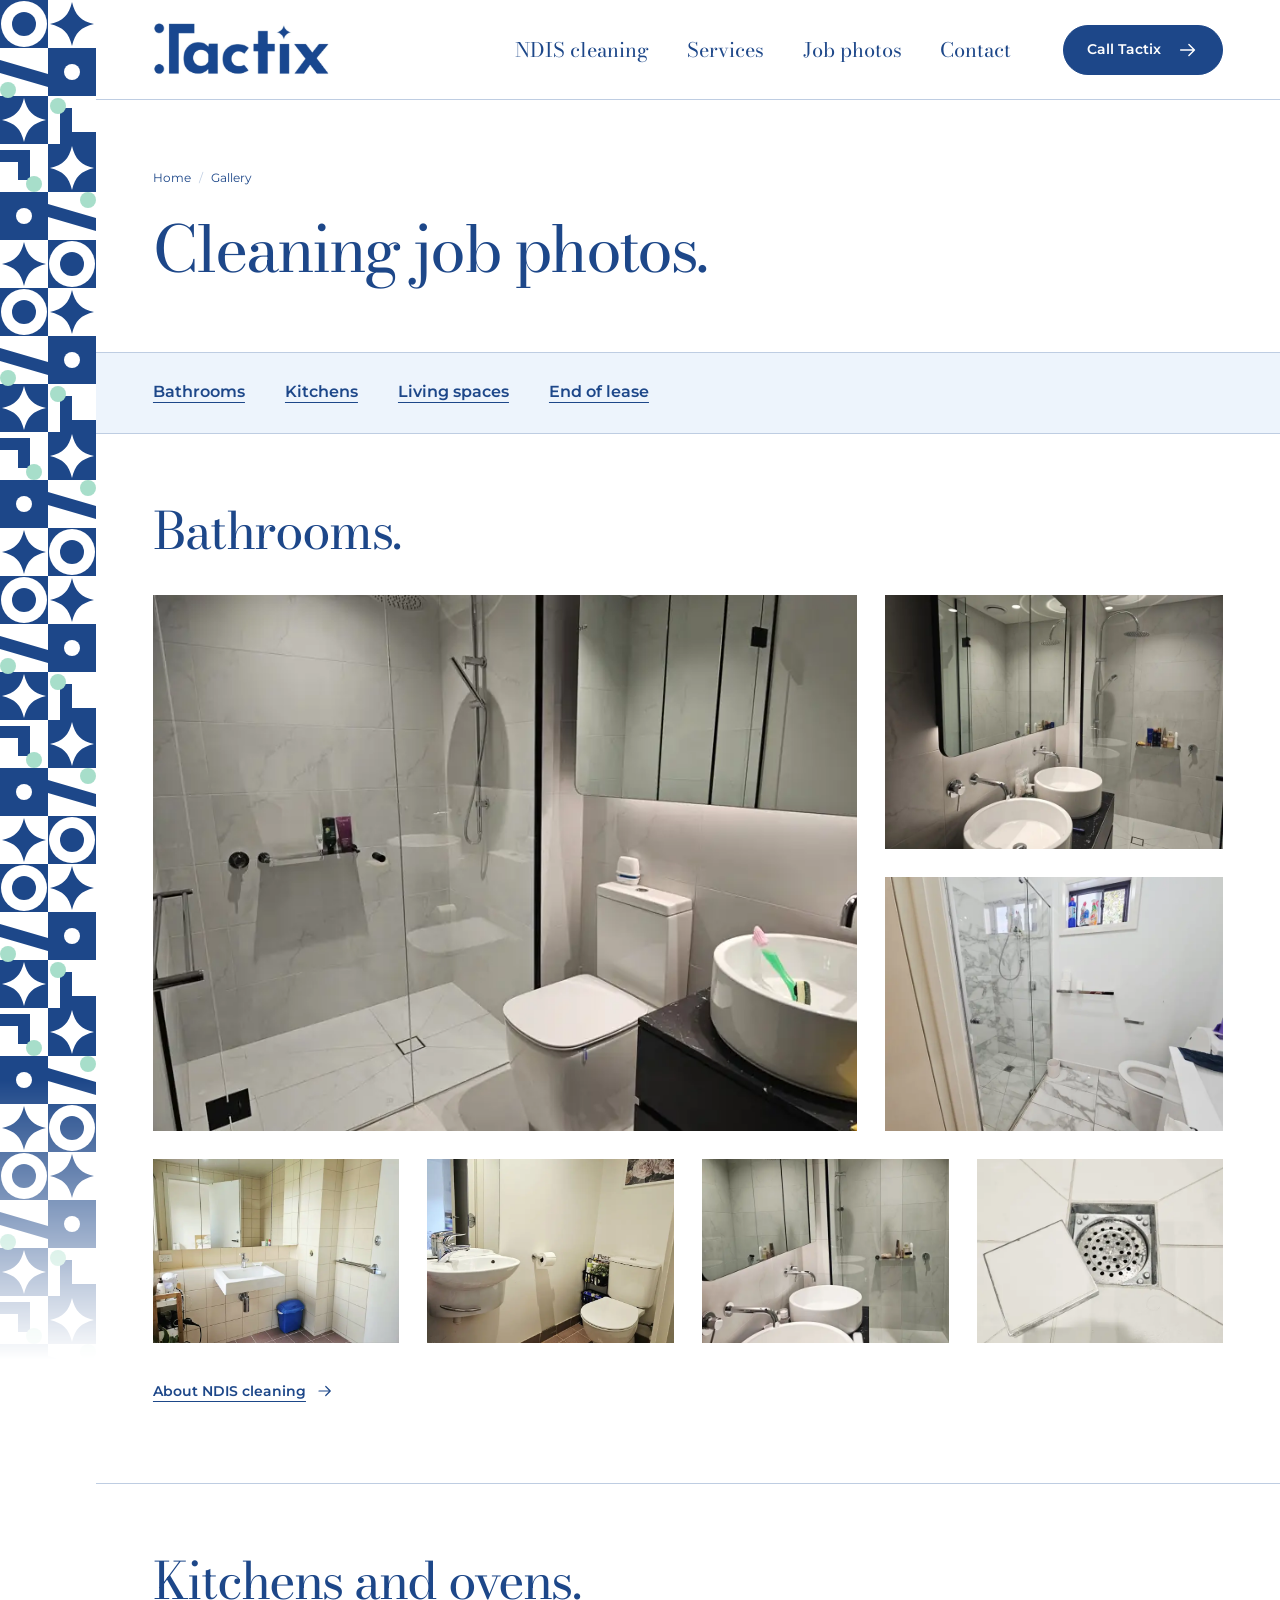
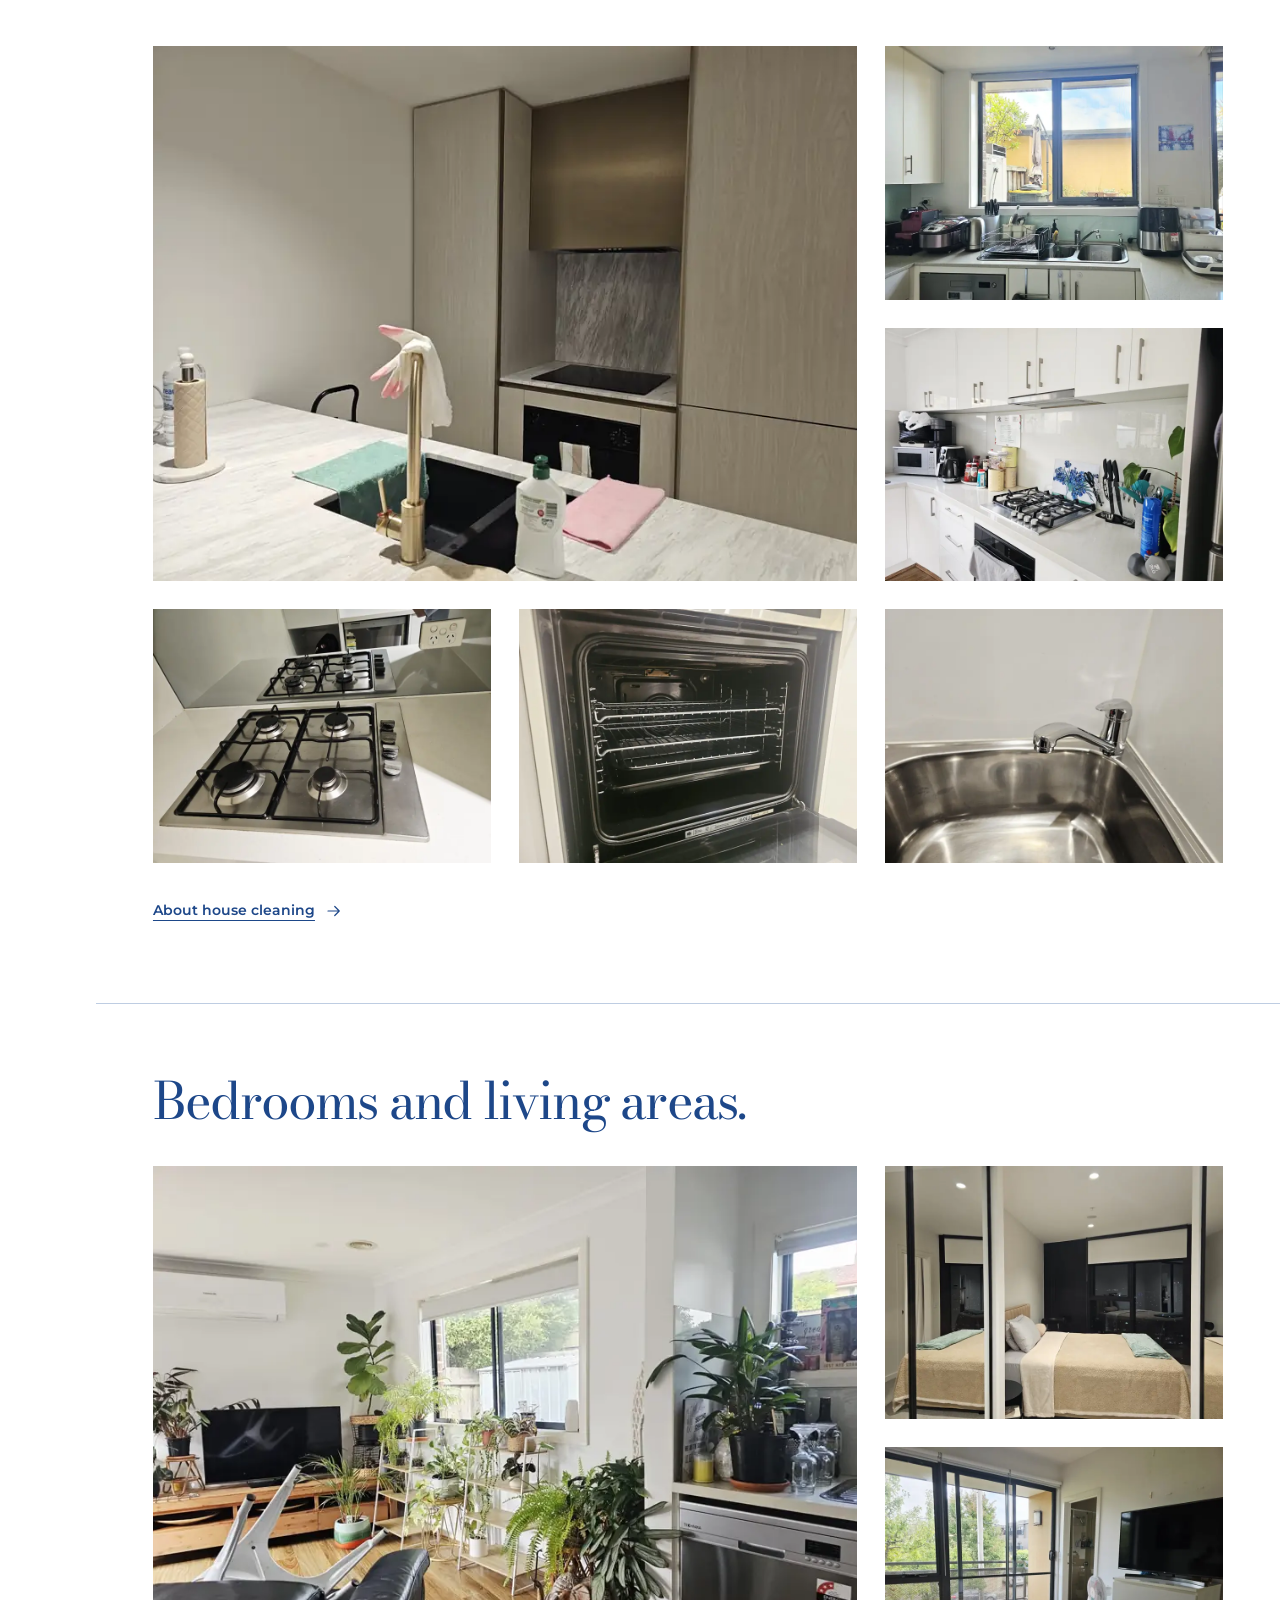
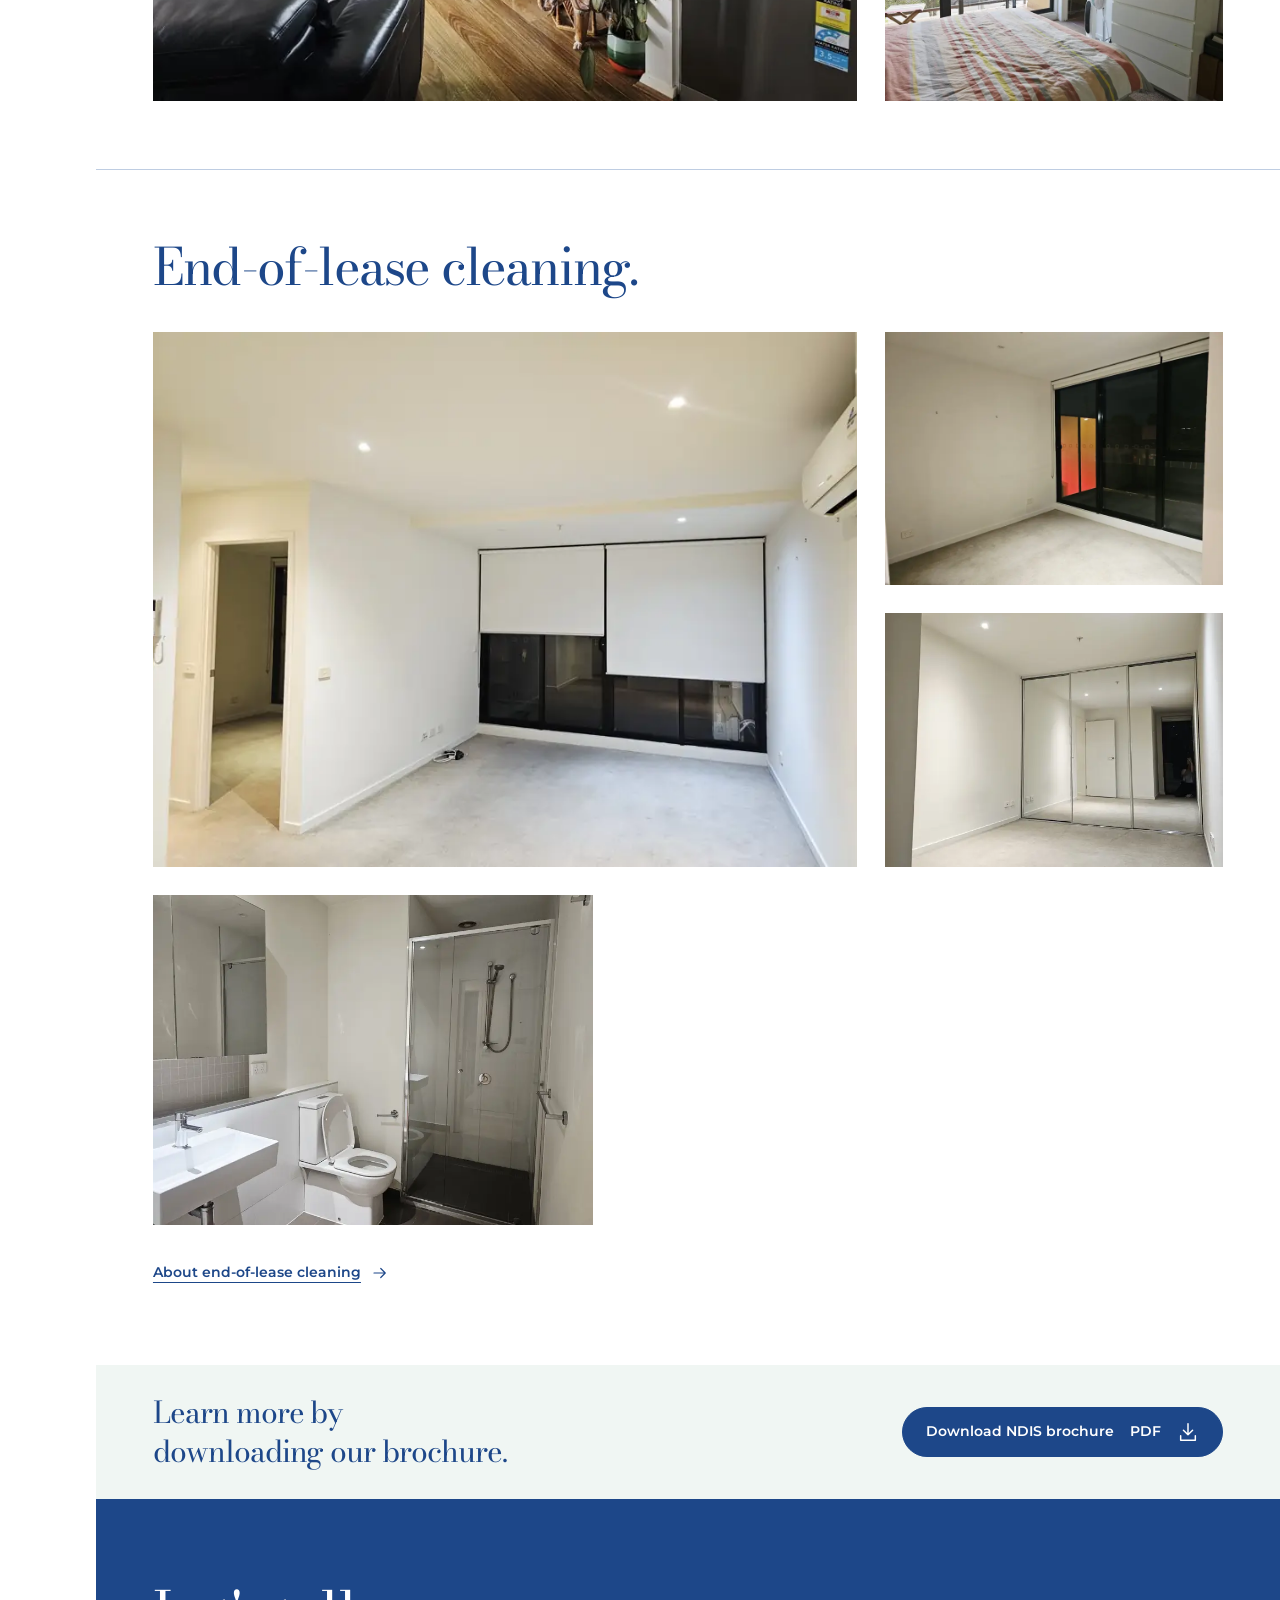
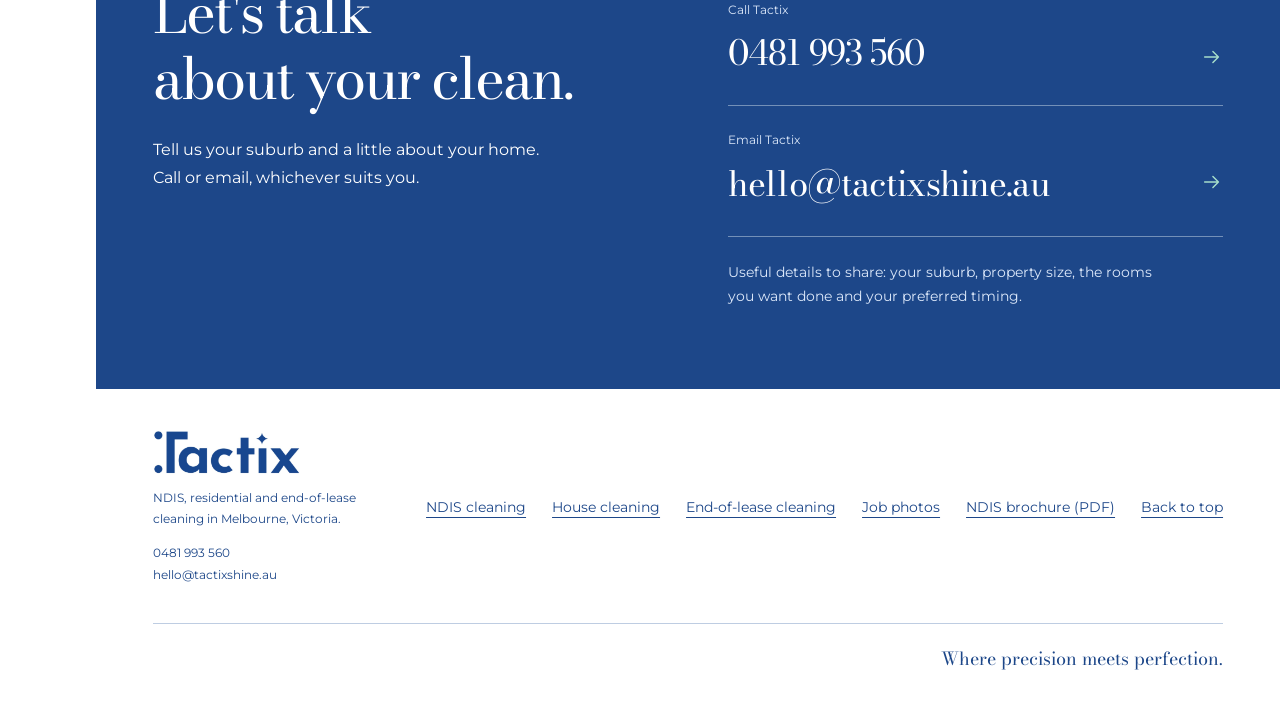
<file: tactix-site/gallery/index.html>
<!doctype html>
<html lang="en-AU">
<head>
  <meta charset="utf-8">
  <meta name="viewport" content="width=device-width, initial-scale=1">
  <title>Cleaning photos from Melbourne jobs | Tactix</title>
  <meta name="description" content="Photos our cleaners took after recent jobs in Melbourne homes: bathrooms, kitchens, ovens, bedrooms and end-of-lease cleans. Call Tactix on 0481 993 560.">
  <link rel="canonical" href="https://tactixshine.au/gallery/">
  <meta name="theme-color" content="#1d4789">
  <link rel="icon" href="../assets/favicon.svg" type="image/svg+xml">
  <meta property="og:type" content="website">
  <meta property="og:site_name" content="Tactix">
  <meta property="og:locale" content="en_AU">
  <meta property="og:url" content="https://tactixshine.au/gallery/">
  <meta property="og:title" content="Cleaning photos from Melbourne jobs | Tactix">
  <meta property="og:description" content="Photos our cleaners took after recent jobs in Melbourne homes.">
  <meta property="og:image" content="https://tactixshine.au/assets/jobs/bathroom-shower-toilet-1600.webp">
  <meta property="og:image:width" content="1600">
  <meta property="og:image:height" content="1200">
  <meta property="og:image:alt" content="Bathroom with a glass shower, toilet and round basin after a Tactix clean">
  <meta name="twitter:card" content="summary_large_image">
  <link rel="stylesheet" href="../styles.css">
  <script type="application/ld+json">
  {
    "@context": "https://schema.org",
    "@graph": [
      {
        "@type": "CollectionPage",
        "@id": "https://tactixshine.au/gallery/#page",
        "name": "Cleaning photos from Melbourne jobs",
        "url": "https://tactixshine.au/gallery/",
        "inLanguage": "en-AU",
        "about": {"@id": "https://tactixshine.au/#business"}
      },
      {
        "@type": "BreadcrumbList",
        "itemListElement": [
          {"@type": "ListItem", "position": 1, "name": "Home", "item": "https://tactixshine.au/"},
          {"@type": "ListItem", "position": 2, "name": "Gallery", "item": "https://tactixshine.au/gallery/"}
        ]
      }
    ]
  }
  </script>
</head>
<body>
  <a class="skip-link" href="#main">Skip to content</a>
  <svg class="svg-defs" xmlns="http://www.w3.org/2000/svg" aria-hidden="true">
    <symbol id="arrow" viewBox="0 0 24 24"><path d="M4 12h15m-6-6 6 6-6 6"/></symbol>
  </svg>
  <div class="page-shell" id="top">
    <div class="brand-rail" aria-hidden="true"></div>
    <header class="site-header">
      <a class="brand" href="../" aria-label="Tactix home"><img src="../assets/brand-card.jpeg" alt="" width="2048" height="1262"></a>
      <nav class="site-nav" aria-label="Main navigation">
        <a href="../ndis-cleaning/">NDIS<span class="nav-long"> cleaning</span></a><a href="../#services">Services</a><a href="./" aria-current="page">Job photos</a><a href="#contact">Contact</a>
      </nav>
      <a class="button header-call" href="tel:+61481993560" aria-label="Call Tactix on 0481 993 560"><span>Call<span class="call-long"> Tactix</span></span> <svg class="arrow" aria-hidden="true"><use href="#arrow"/></svg></a>
      <details class="mobile-nav">
        <summary>Menu</summary>
        <nav class="mobile-links" aria-label="Mobile navigation">
        <a href="../ndis-cleaning/">NDIS cleaning</a><a href="../#services">Services</a><a href="./" aria-current="page">Job photos</a><a href="#contact">Contact</a>
      </nav>
      </details>
    </header>
    <div class="mobile-pattern" aria-hidden="true"></div>
    <main id="main" tabindex="-1">
      <section class="page-intro section-pad" aria-labelledby="page-title">
        <nav class="breadcrumbs" aria-label="Breadcrumb"><ol><li><a href="../">Home</a></li><li aria-current="page">Gallery</li></ol></nav>
        <h1 id="page-title">Cleaning job photos.</h1>
      </section>

      <nav class="gallery-jump" aria-label="Browse job photos by room"><a href="#bathrooms">Bathrooms</a><a href="#kitchens">Kitchens</a><a href="#living">Living spaces</a><a href="#end-of-lease">End of lease</a></nav>

      <section class="gallery gallery-group section-pad" id="bathrooms" aria-labelledby="bathrooms-title">
        <div class="work-heading"><div><h2 id="bathrooms-title">Bathrooms.</h2></div></div>
        <ul class="gallery-list gallery-featured">
          <li><figure><img src="../assets/jobs/bathroom-shower-toilet-800.webp" alt="Glass shower, toilet and round basin in a cleaned bathroom" width="800" height="600" loading="lazy"><figcaption class="visually-hidden">Shower, toilet and basin</figcaption></figure></li>
          <li><figure><img src="../assets/jobs/shower-vanity-800.webp" alt="Shower, mirror and twin round basins after a clean" width="800" height="600" loading="lazy"><figcaption class="visually-hidden">Shower and vanity</figcaption></figure></li>
          <li><figure><img src="../assets/jobs/marble-shower-800.webp" alt="Marble-tiled shower with clear glass screen after a clean" width="800" height="600" loading="lazy"><figcaption class="visually-hidden">Marble shower</figcaption></figure></li>
        </ul>
        <ul class="gallery-list gallery-extra">
            <li><figure><img src="../assets/jobs/bathroom-grab-rail-800.webp" alt="Bathroom basin, mirror cabinet and grab rail after a clean" width="800" height="578" loading="lazy"><figcaption class="visually-hidden">Bathroom with grab rail</figcaption></figure></li>
            <li><figure><img src="../assets/jobs/bathroom-basin-toilet-800.webp" alt="Small bathroom with wall basin and toilet after a clean" width="800" height="585" loading="lazy"><figcaption class="visually-hidden">Basin and toilet</figcaption></figure></li>
            <li><figure><img src="../assets/jobs/twin-basins-800.webp" alt="Two round basins and a glass shower screen after a clean" width="600" height="800" loading="lazy"><figcaption class="visually-hidden">Twin basins</figcaption></figure></li>
            <li><figure><img src="../assets/jobs/shower-drain-800.webp" alt="Square shower floor drain cleaned and free of residue" width="600" height="800" loading="lazy"><figcaption class="visually-hidden">Shower drain</figcaption></figure></li>
          </ul>
        <a class="text-link" href="../ndis-cleaning/">About NDIS cleaning <svg class="arrow" aria-hidden="true"><use href="#arrow"/></svg></a>
      </section>

      <section class="gallery gallery-group section-pad" id="kitchens" aria-labelledby="kitchens-title">
        <div class="work-heading"><div><h2 id="kitchens-title">Kitchens and ovens.</h2></div></div>
        <ul class="gallery-list gallery-featured">
          <li><figure><img src="../assets/jobs/kitchen-benchtop-800.webp" alt="Kitchen benchtop, sink and cooktop after a clean" width="800" height="600" loading="lazy"><figcaption class="visually-hidden">Kitchen benchtop</figcaption></figure></li>
          <li><figure><img src="../assets/jobs/kitchen-sink-window-800.webp" alt="Kitchen sink, benchtop and window after a clean" width="800" height="599" loading="lazy"><figcaption class="visually-hidden">Sink and benchtop</figcaption></figure></li>
          <li><figure><img src="../assets/jobs/white-kitchen-800.webp" alt="White kitchen with gas cooktop and clear splashback after a clean" width="800" height="600" loading="lazy"><figcaption class="visually-hidden">White kitchen</figcaption></figure></li>
        </ul>
        <ul class="gallery-list gallery-extra">
            <li><figure><img src="../assets/jobs/gas-stovetop-800.webp" alt="Gas stovetop with clean burners and trivets" width="800" height="600" loading="lazy"><figcaption class="visually-hidden">Gas stovetop</figcaption></figure></li>
            <li><figure><img src="../assets/jobs/oven-interior-800.webp" alt="Inside of a cleaned oven with the racks in place" width="800" height="600" loading="lazy"><figcaption class="visually-hidden">Oven interior</figcaption></figure></li>
            <li><figure><img src="../assets/jobs/stainless-sink-800.webp" alt="Stainless steel sink and tap polished after a clean" width="800" height="600" loading="lazy"><figcaption class="visually-hidden">Sink and tap</figcaption></figure></li>
          </ul>
        <a class="text-link" href="../house-cleaning/">About house cleaning <svg class="arrow" aria-hidden="true"><use href="#arrow"/></svg></a>
      </section>

      <section class="gallery gallery-group section-pad" id="living" aria-labelledby="living-title">
        <div class="work-heading"><div><h2 id="living-title">Bedrooms and living areas.</h2></div></div>
        <ul class="gallery-list gallery-featured">
          <li><figure><img src="../assets/jobs/living-room-plants-800.webp" alt="Living room with timber floor, plants and couch after a clean" width="800" height="600" loading="lazy"><figcaption class="visually-hidden">Living room</figcaption></figure></li>
          <li><figure><img src="../assets/jobs/bedroom-800.webp" alt="Bedroom with a made bed and clear floor after a clean" width="800" height="600" loading="lazy"><figcaption class="visually-hidden">Bedroom</figcaption></figure></li>
          <li><figure><img src="../assets/jobs/bedroom-balcony-800.webp" alt="Bedroom with balcony doors, made bed and clear floor after a clean" width="800" height="600" loading="lazy"><figcaption class="visually-hidden">Bedroom with balcony</figcaption></figure></li>
        </ul>
      </section>

      <section class="gallery gallery-group section-pad" id="end-of-lease" aria-labelledby="end-of-lease-title">
        <div class="work-heading"><div><h2 id="end-of-lease-title">End-of-lease cleaning.</h2></div></div>
        <ul class="gallery-list gallery-featured">
          <li><figure><img src="../assets/jobs/empty-living-room-800.webp" alt="Empty apartment living room with clean carpet and walls" width="800" height="600" loading="lazy"><figcaption class="visually-hidden">Living room after end-of-lease cleaning</figcaption></figure></li>
          <li><figure><img src="../assets/jobs/empty-bedroom-800.webp" alt="Empty carpeted room with clean walls and blinds" width="800" height="600" loading="lazy"><figcaption class="visually-hidden">Bedroom after end-of-lease cleaning</figcaption></figure></li>
          <li><figure><img src="../assets/jobs/empty-room-wardrobe-800.webp" alt="Empty room with mirrored wardrobe doors and clean carpet" width="600" height="800" loading="lazy"><figcaption class="visually-hidden">Bedroom with wardrobe after end-of-lease cleaning</figcaption></figure></li>
        </ul>
        <ul class="gallery-list gallery-extra">
            <li><figure><img src="../assets/jobs/vacated-bathroom-800.webp" alt="Empty bathroom with clean shower, toilet and basin" width="800" height="600" loading="lazy"><figcaption class="visually-hidden">Bathroom after end-of-lease cleaning</figcaption></figure></li>
          </ul>
        <a class="text-link" href="../end-of-lease-cleaning/">About end-of-lease cleaning <svg class="arrow" aria-hidden="true"><use href="#arrow"/></svg></a>
      </section>

      <section class="brochure section-pad" id="brochure" aria-labelledby="brochure-title">
        <h2 id="brochure-title">Learn more by downloading our brochure.</h2>
        <a class="button brochure-download" href="../ndis-cleaning/tactix-ndis-cleaning-brochure.pdf" download="Tactix-NDIS-cleaning-brochure.pdf">Download NDIS brochure <span>PDF</span> <svg class="arrow" viewBox="0 0 24 24" aria-hidden="true"><path d="M12 3v12m-5-5 5 5 5-5M4 16v5h16v-5"/></svg></a>
      </section>

      <section class="contact section-pad" id="contact" aria-labelledby="contact-title">
        <div class="contact-copy"><h2 id="contact-title">Let's talk<br>about your clean.</h2><p>Tell us your suburb and a little about your home. Call or email, whichever suits you.</p></div>
        <div class="contact-options">
          <a class="contact-method" href="tel:+61481993560"><span>Call Tactix</span><strong>0481 993 560</strong><svg class="arrow" aria-hidden="true"><use href="#arrow"/></svg></a>
          <a class="contact-method" href="mailto:hello@tactixshine.au"><span>Email Tactix</span><strong>hello@tactixshine.au</strong><svg class="arrow" aria-hidden="true"><use href="#arrow"/></svg></a>
          <p class="contact-help">Useful details to share: your suburb, property size, the rooms you want done and your preferred timing.</p>
        </div>
      </section>
    </main>
    <footer class="site-footer section-pad">
      <div><a class="brand footer-brand" href="../" aria-label="Tactix home"><img src="../assets/brand-card.jpeg" alt="" width="2048" height="1262" loading="lazy"></a><p>NDIS, residential and end-of-lease cleaning in Melbourne, Victoria.</p><p><a href="tel:+61481993560">0481 993 560</a><br><a href="mailto:hello@tactixshine.au">hello@tactixshine.au</a></p></div>
      <nav class="footer-links" aria-label="Footer"><a href="../ndis-cleaning/">NDIS cleaning</a><a href="../house-cleaning/">House cleaning</a><a href="../end-of-lease-cleaning/">End-of-lease cleaning</a><a href="./">Job photos</a><a href="../ndis-cleaning/tactix-ndis-cleaning-brochure.pdf">NDIS brochure (PDF)</a><a href="#top">Back to top</a></nav>
      <p class="footer-signoff">Where precision meets perfection.</p>
    </footer>
  </div>
</body>
</html>
</file>
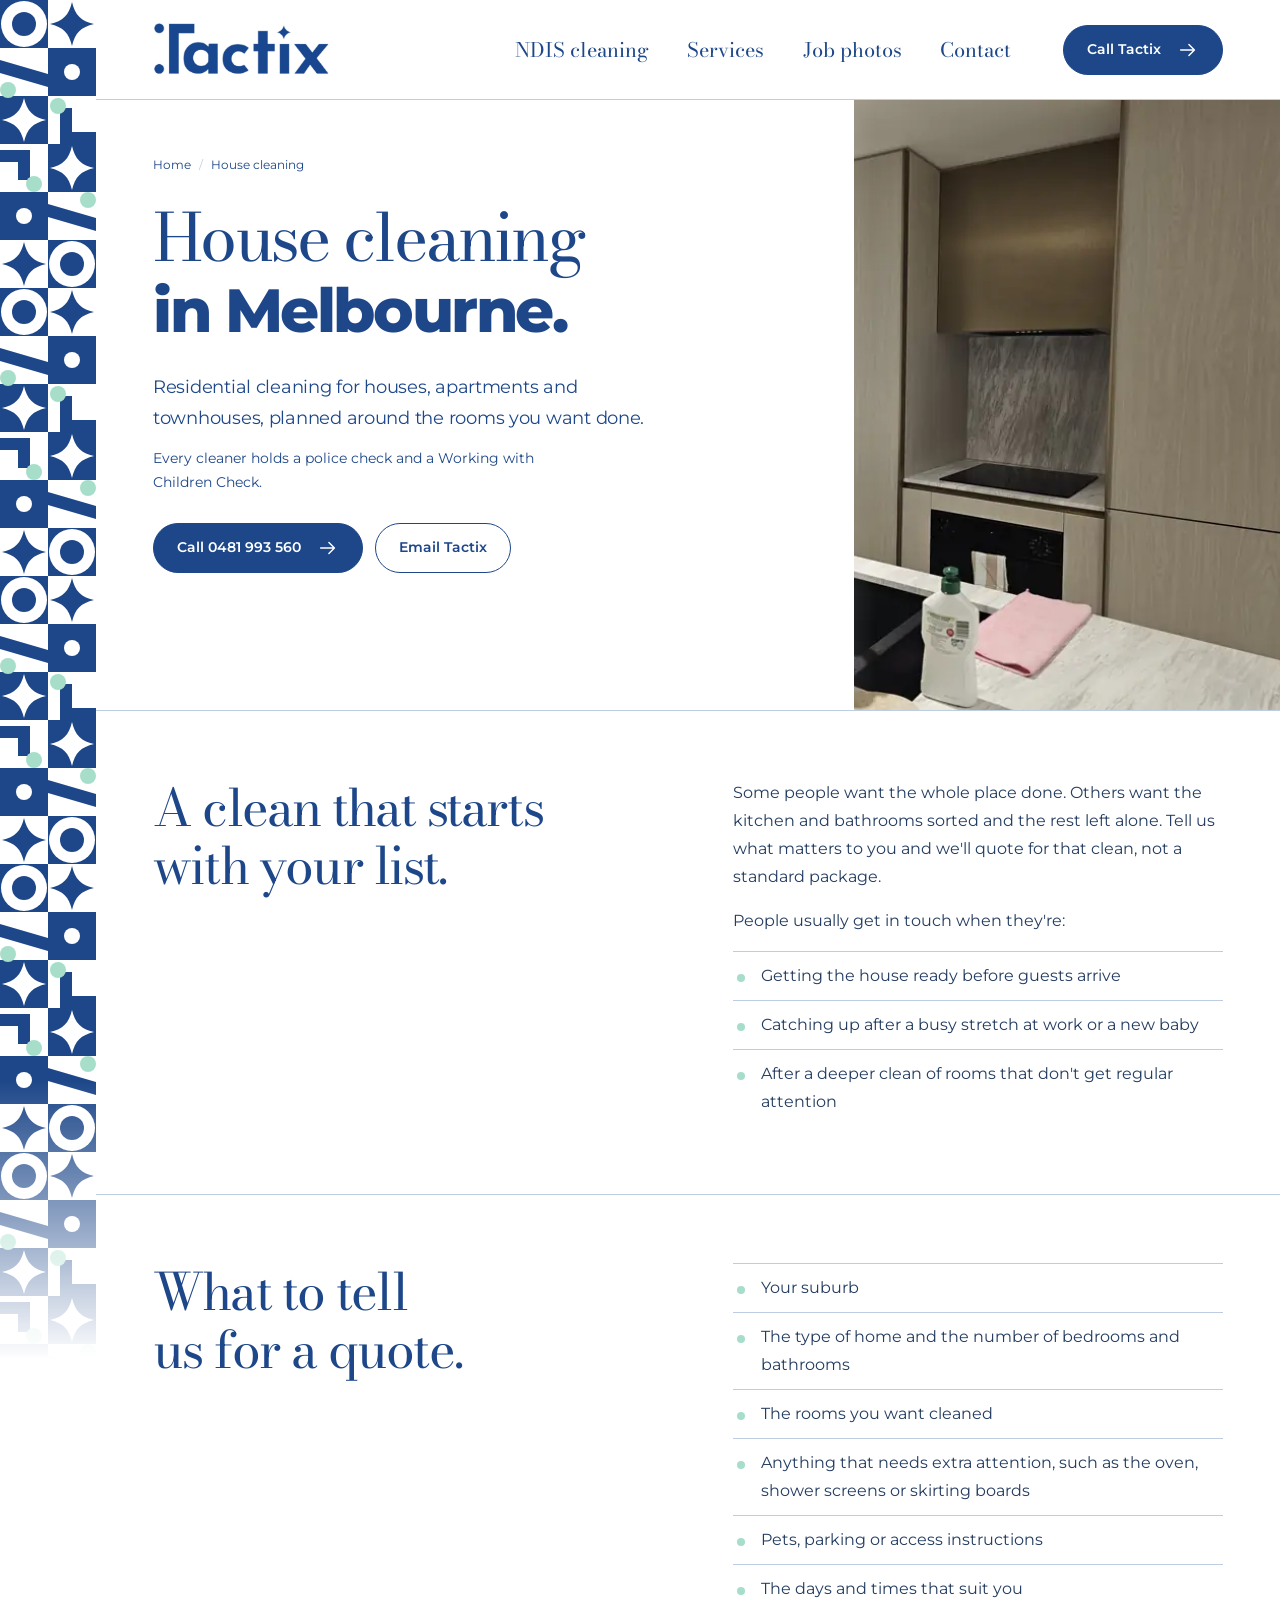
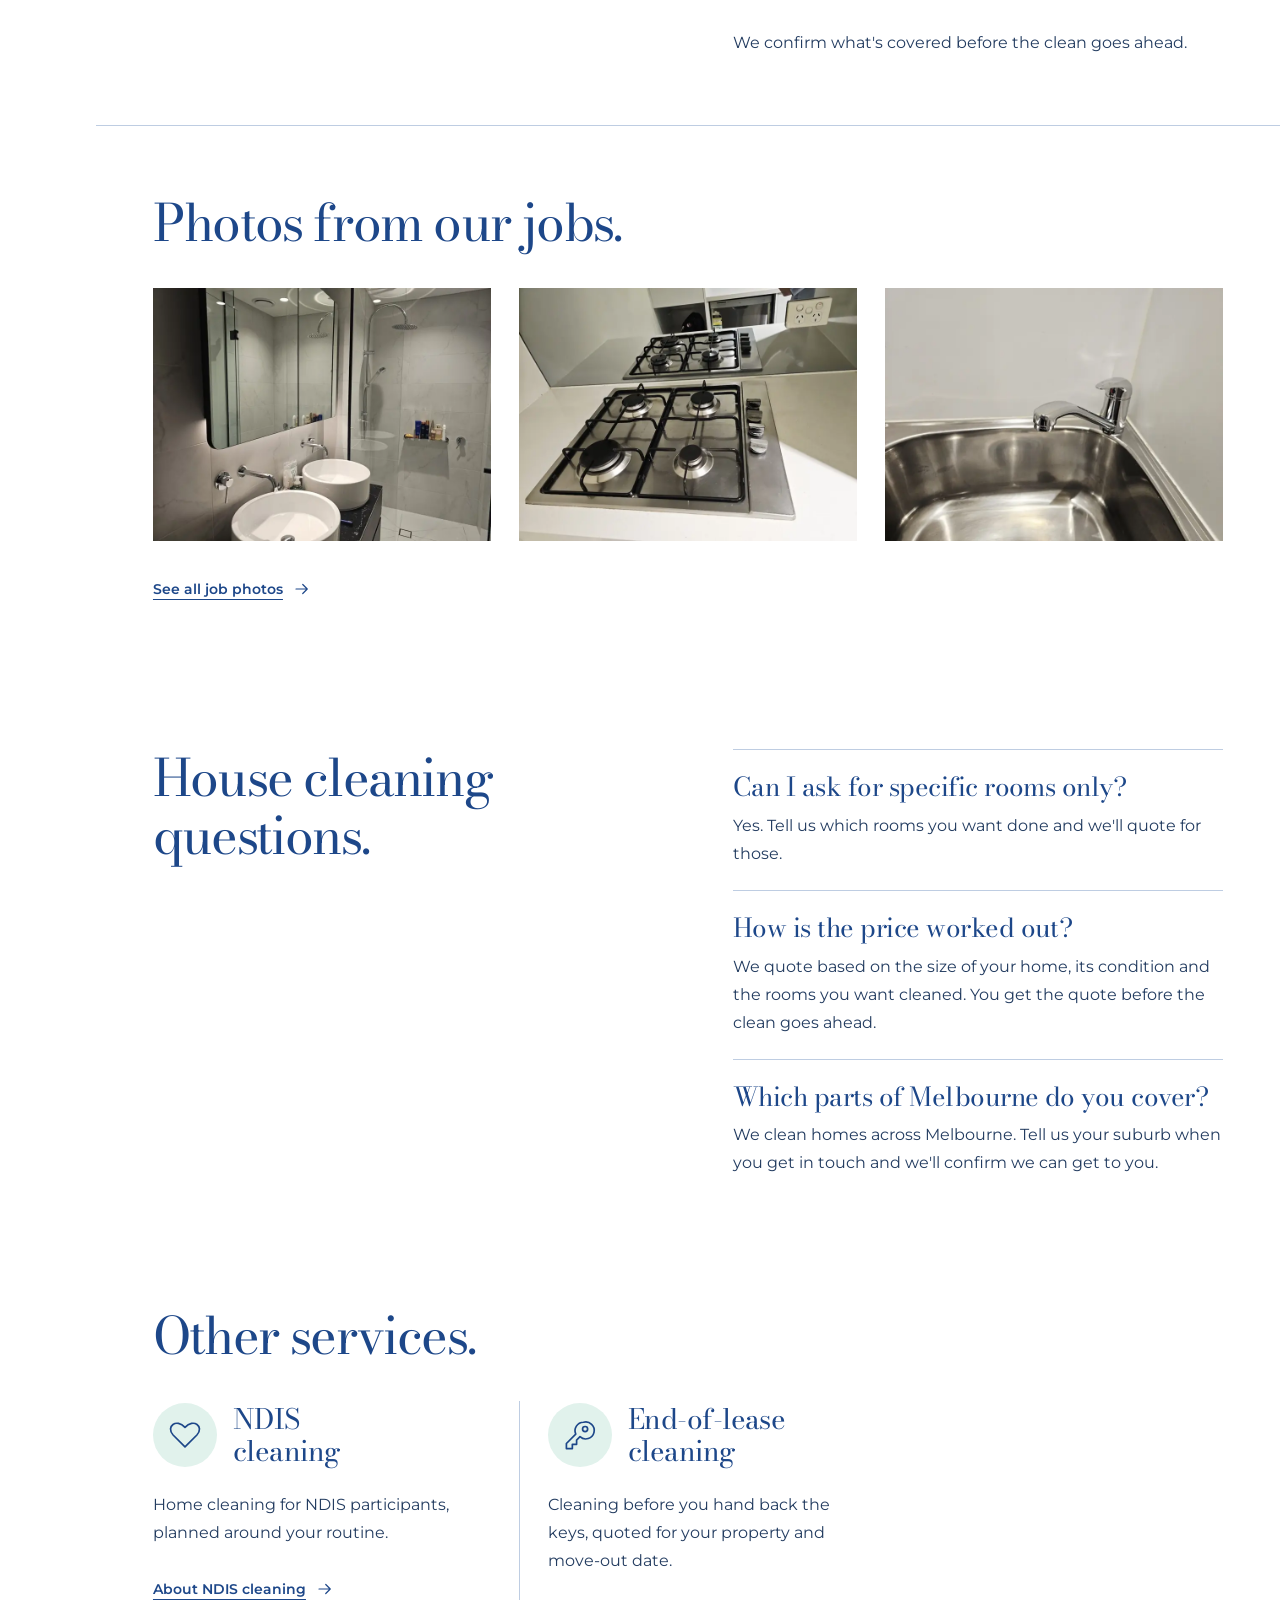
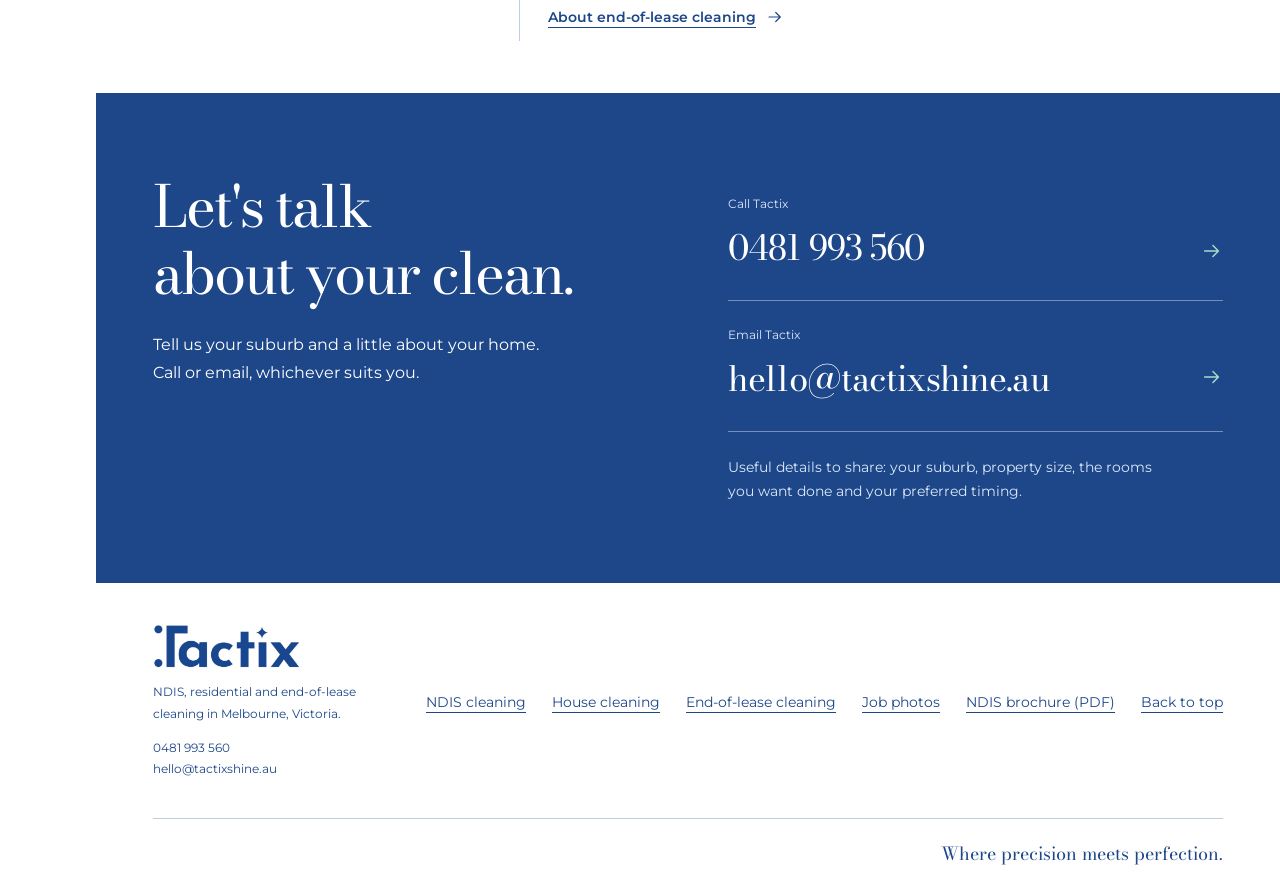
<file: tactix-site/house-cleaning/index.html>
<!doctype html>
<html lang="en-AU">
<head>
  <meta charset="utf-8">
  <meta name="viewport" content="width=device-width, initial-scale=1">
  <title>House cleaning in Melbourne | Tactix</title>
  <meta name="description" content="Residential cleaning for Melbourne homes, planned around the rooms you want done. Police-checked cleaners. Call Tactix on 0481 993 560 for a quote.">
  <link rel="canonical" href="https://tactixshine.au/house-cleaning/">
  <meta name="theme-color" content="#1d4789">
  <link rel="icon" href="../assets/favicon.svg" type="image/svg+xml">
  <meta property="og:type" content="website">
  <meta property="og:site_name" content="Tactix">
  <meta property="og:locale" content="en_AU">
  <meta property="og:url" content="https://tactixshine.au/house-cleaning/">
  <meta property="og:title" content="House cleaning in Melbourne | Tactix">
  <meta property="og:description" content="Residential cleaning for Melbourne homes, planned around the rooms you want done.">
  <meta property="og:image" content="https://tactixshine.au/assets/og-image.jpg">
  <meta property="og:image:width" content="1200">
  <meta property="og:image:height" content="630">
  <meta property="og:image:alt" content="Bright living room with a cream sofa and a blue cushion">
  <meta name="twitter:card" content="summary_large_image">
  <link rel="stylesheet" href="../styles.css">
  <script type="application/ld+json">
  {
    "@context": "https://schema.org",
    "@graph": [
      {
        "@type": "Service",
        "@id": "https://tactixshine.au/house-cleaning/#service",
        "name": "Residential cleaning",
        "alternateName": ["House cleaning", "Home cleaning"],
        "serviceType": "House cleaning",
        "description": "Residential cleaning for houses, apartments and townhouses in Melbourne.",
        "url": "https://tactixshine.au/house-cleaning/",
        "areaServed": {"@type": "City", "name": "Melbourne", "sameAs": "https://en.wikipedia.org/wiki/Melbourne"},
        "provider": {
          "@type": "LocalBusiness",
          "@id": "https://tactixshine.au/#business",
          "name": "Tactix",
          "url": "https://tactixshine.au/",
          "telephone": "+61481993560",
          "address": {"@type": "PostalAddress", "addressLocality": "Melbourne", "addressRegion": "VIC", "addressCountry": "AU"}
        }
      },
      {
        "@type": "BreadcrumbList",
        "itemListElement": [
          {"@type": "ListItem", "position": 1, "name": "Home", "item": "https://tactixshine.au/"},
          {"@type": "ListItem", "position": 2, "name": "House cleaning", "item": "https://tactixshine.au/house-cleaning/"}
        ]
      }
    ]
  }
  </script>
</head>
<body>
  <a class="skip-link" href="#main">Skip to content</a>
  <svg class="svg-defs" xmlns="http://www.w3.org/2000/svg" aria-hidden="true">
    <symbol id="arrow" viewBox="0 0 24 24"><path d="M4 12h15m-6-6 6 6-6 6"/></symbol>
    <symbol id="key" viewBox="0 0 40 40"><path d="M24 5a10 10 0 0 0-9 14L4 30v6h7v-5h5v-5l4-4A10 10 0 1 0 24 5Z"/><circle cx="26" cy="13" r="3"/></symbol>
    <symbol id="heart" viewBox="0 0 40 40"><path d="M20 34 6 20C-3 10 10 0 20 11 30 0 43 10 34 20Z"/></symbol>
  </svg>
  <div class="page-shell" id="top">
    <div class="brand-rail" aria-hidden="true"></div>
    <header class="site-header">
      <a class="brand" href="../" aria-label="Tactix home"><img src="../assets/brand-card.jpeg" alt="" width="2048" height="1262"></a>
      <nav class="site-nav" aria-label="Main navigation">
        <a href="../ndis-cleaning/">NDIS<span class="nav-long"> cleaning</span></a><a href="../#services">Services</a><a href="../gallery/">Job photos</a><a href="#contact">Contact</a>
      </nav>
      <a class="button header-call" href="tel:+61481993560" aria-label="Call Tactix on 0481 993 560"><span>Call<span class="call-long"> Tactix</span></span> <svg class="arrow" aria-hidden="true"><use href="#arrow"/></svg></a>
      <details class="mobile-nav">
        <summary>Menu</summary>
        <nav class="mobile-links" aria-label="Mobile navigation">
        <a href="../ndis-cleaning/">NDIS cleaning</a><a href="../#services">Services</a><a href="../gallery/">Job photos</a><a href="#contact">Contact</a>
      </nav>
      </details>
    </header>
    <div class="mobile-pattern" aria-hidden="true"></div>
    <main id="main" tabindex="-1">
      <section class="hero" aria-labelledby="hero-title">
        <div class="hero-copy">
          <nav class="breadcrumbs" aria-label="Breadcrumb"><ol><li><a href="../">Home</a></li><li aria-current="page">House cleaning</li></ol></nav>
          <h1 id="hero-title"><span>House cleaning</span><strong>in Melbourne.</strong></h1>
          <p class="hero-description">Residential cleaning for houses, apartments and townhouses, planned around the rooms you want done.</p>
          <p class="hero-note">Every cleaner holds a police check and a Working with Children Check.</p>
          <div class="hero-actions">
            <a class="button" href="tel:+61481993560">Call 0481 993 560 <svg class="arrow" aria-hidden="true"><use href="#arrow"/></svg></a>
            <a class="button button-outline" href="#contact">Email Tactix</a>
          </div>
        </div>
        <div class="hero-image"><img src="../assets/jobs/kitchen-benchtop-1600.webp" srcset="../assets/jobs/kitchen-benchtop-800.webp 800w, ../assets/jobs/kitchen-benchtop-1600.webp 1600w" sizes="(max-width: 768px) 100vw, 60vw" alt="Kitchen benchtop, sink and cooktop after a Tactix clean" width="1600" height="1200" fetchpriority="high"></div>
      </section>

      <section class="split section-pad" aria-labelledby="list-title">
        <h2 id="list-title">A clean that starts with your list.</h2>
        <div class="prose">
          <p>Some people want the whole place done. Others want the kitchen and bathrooms sorted and the rest left alone. Tell us what matters to you and we'll quote for that clean, not a standard package.</p>
          <p>People usually get in touch when they're:</p>
          <ul>
            <li>Getting the house ready before guests arrive</li>
            <li>Catching up after a busy stretch at work or a new baby</li>
            <li>After a deeper clean of rooms that don't get regular attention</li>
          </ul>
        </div>
      </section>

      <section class="split section-pad" aria-labelledby="quote-title">
        <h2 id="quote-title">What to tell us for a quote.</h2>
        <div class="prose">
          <ul>
            <li>Your suburb</li>
            <li>The type of home and the number of bedrooms and bathrooms</li>
            <li>The rooms you want cleaned</li>
            <li>Anything that needs extra attention, such as the oven, shower screens or skirting boards</li>
            <li>Pets, parking or access instructions</li>
            <li>The days and times that suit you</li>
          </ul>
          <p>We confirm what's covered before the clean goes ahead.</p>
        </div>
      </section>

      <section class="gallery section-pad" aria-labelledby="gallery-title">
        <h2 id="gallery-title">Photos from our jobs.</h2>
        <ul class="gallery-list">
          <li><figure><img src="../assets/jobs/shower-vanity-800.webp" alt="Shower, mirror and twin round basins after a clean" width="800" height="600" loading="lazy"><figcaption class="visually-hidden">Shower and vanity</figcaption></figure></li>
          <li><figure><img src="../assets/jobs/gas-stovetop-800.webp" alt="Gas stovetop with clean burners and trivets" width="800" height="600" loading="lazy"><figcaption class="visually-hidden">Gas stovetop</figcaption></figure></li>
          <li><figure><img src="../assets/jobs/stainless-sink-800.webp" alt="Stainless steel sink and tap polished after a clean" width="800" height="600" loading="lazy"><figcaption class="visually-hidden">Sink and tap</figcaption></figure></li>
        </ul>
        <a class="text-link" href="../gallery/">See all job photos <svg class="arrow" aria-hidden="true"><use href="#arrow"/></svg></a>
      </section>

      <section class="split section-pad" aria-labelledby="faq-title">
        <h2 id="faq-title">House cleaning questions.</h2>
        <div class="approach-body">
          <div class="approach-point"><h3>Can I ask for specific rooms only?</h3><p>Yes. Tell us which rooms you want done and we'll quote for those.</p></div>
          <div class="approach-point"><h3>How is the price worked out?</h3><p>We quote based on the size of your home, its condition and the rooms you want cleaned. You get the quote before the clean goes ahead.</p></div>
          <div class="approach-point"><h3>Which parts of Melbourne do you cover?</h3><p>We clean homes across Melbourne. Tell us your suburb when you get in touch and we'll confirm we can get to you.</p></div>
        </div>
      </section>

      <section class="services section-pad" aria-labelledby="other-title">
        <h2 id="other-title">Other services.</h2>
        <div class="service-list">
          <article class="service">
            <div class="service-heading"><span class="icon-disc"><svg aria-hidden="true"><use href="#heart"/></svg></span><h3>NDIS<br> cleaning</h3></div>
            <p>Home cleaning for NDIS participants, planned around your routine.</p>
            <a class="text-link" href="../ndis-cleaning/">About NDIS cleaning <svg class="arrow" aria-hidden="true"><use href="#arrow"/></svg></a>
          </article>
          <article class="service">
            <div class="service-heading"><span class="icon-disc"><svg aria-hidden="true"><use href="#key"/></svg></span><h3>End-of-lease<br> cleaning</h3></div>
            <p>Cleaning before you hand back the keys, quoted for your property and move-out date.</p>
            <a class="text-link" href="../end-of-lease-cleaning/">About end-of-lease cleaning <svg class="arrow" aria-hidden="true"><use href="#arrow"/></svg></a>
          </article>
        </div>
      </section>

      <section class="contact section-pad" id="contact" aria-labelledby="contact-title">
        <div class="contact-copy"><h2 id="contact-title">Let's talk<br>about your clean.</h2><p>Tell us your suburb and a little about your home. Call or email, whichever suits you.</p></div>
        <div class="contact-options">
          <a class="contact-method" href="tel:+61481993560"><span>Call Tactix</span><strong>0481 993 560</strong><svg class="arrow" aria-hidden="true"><use href="#arrow"/></svg></a>
          <a class="contact-method" href="mailto:hello@tactixshine.au"><span>Email Tactix</span><strong>hello@tactixshine.au</strong><svg class="arrow" aria-hidden="true"><use href="#arrow"/></svg></a>
          <p class="contact-help">Useful details to share: your suburb, property size, the rooms you want done and your preferred timing.</p>
        </div>
      </section>
    </main>
    <footer class="site-footer section-pad">
      <div><a class="brand footer-brand" href="../" aria-label="Tactix home"><img src="../assets/brand-card.jpeg" alt="" width="2048" height="1262" loading="lazy"></a><p>NDIS, residential and end-of-lease cleaning in Melbourne, Victoria.</p><p><a href="tel:+61481993560">0481 993 560</a><br><a href="mailto:hello@tactixshine.au">hello@tactixshine.au</a></p></div>
      <nav class="footer-links" aria-label="Footer"><a href="../ndis-cleaning/">NDIS cleaning</a><a href="./">House cleaning</a><a href="../end-of-lease-cleaning/">End-of-lease cleaning</a><a href="../gallery/">Job photos</a><a href="../ndis-cleaning/tactix-ndis-cleaning-brochure.pdf">NDIS brochure (PDF)</a><a href="#top">Back to top</a></nav>
      <p class="footer-signoff">Where precision meets perfection.</p>
    </footer>
  </div>
</body>
</html>
</file>
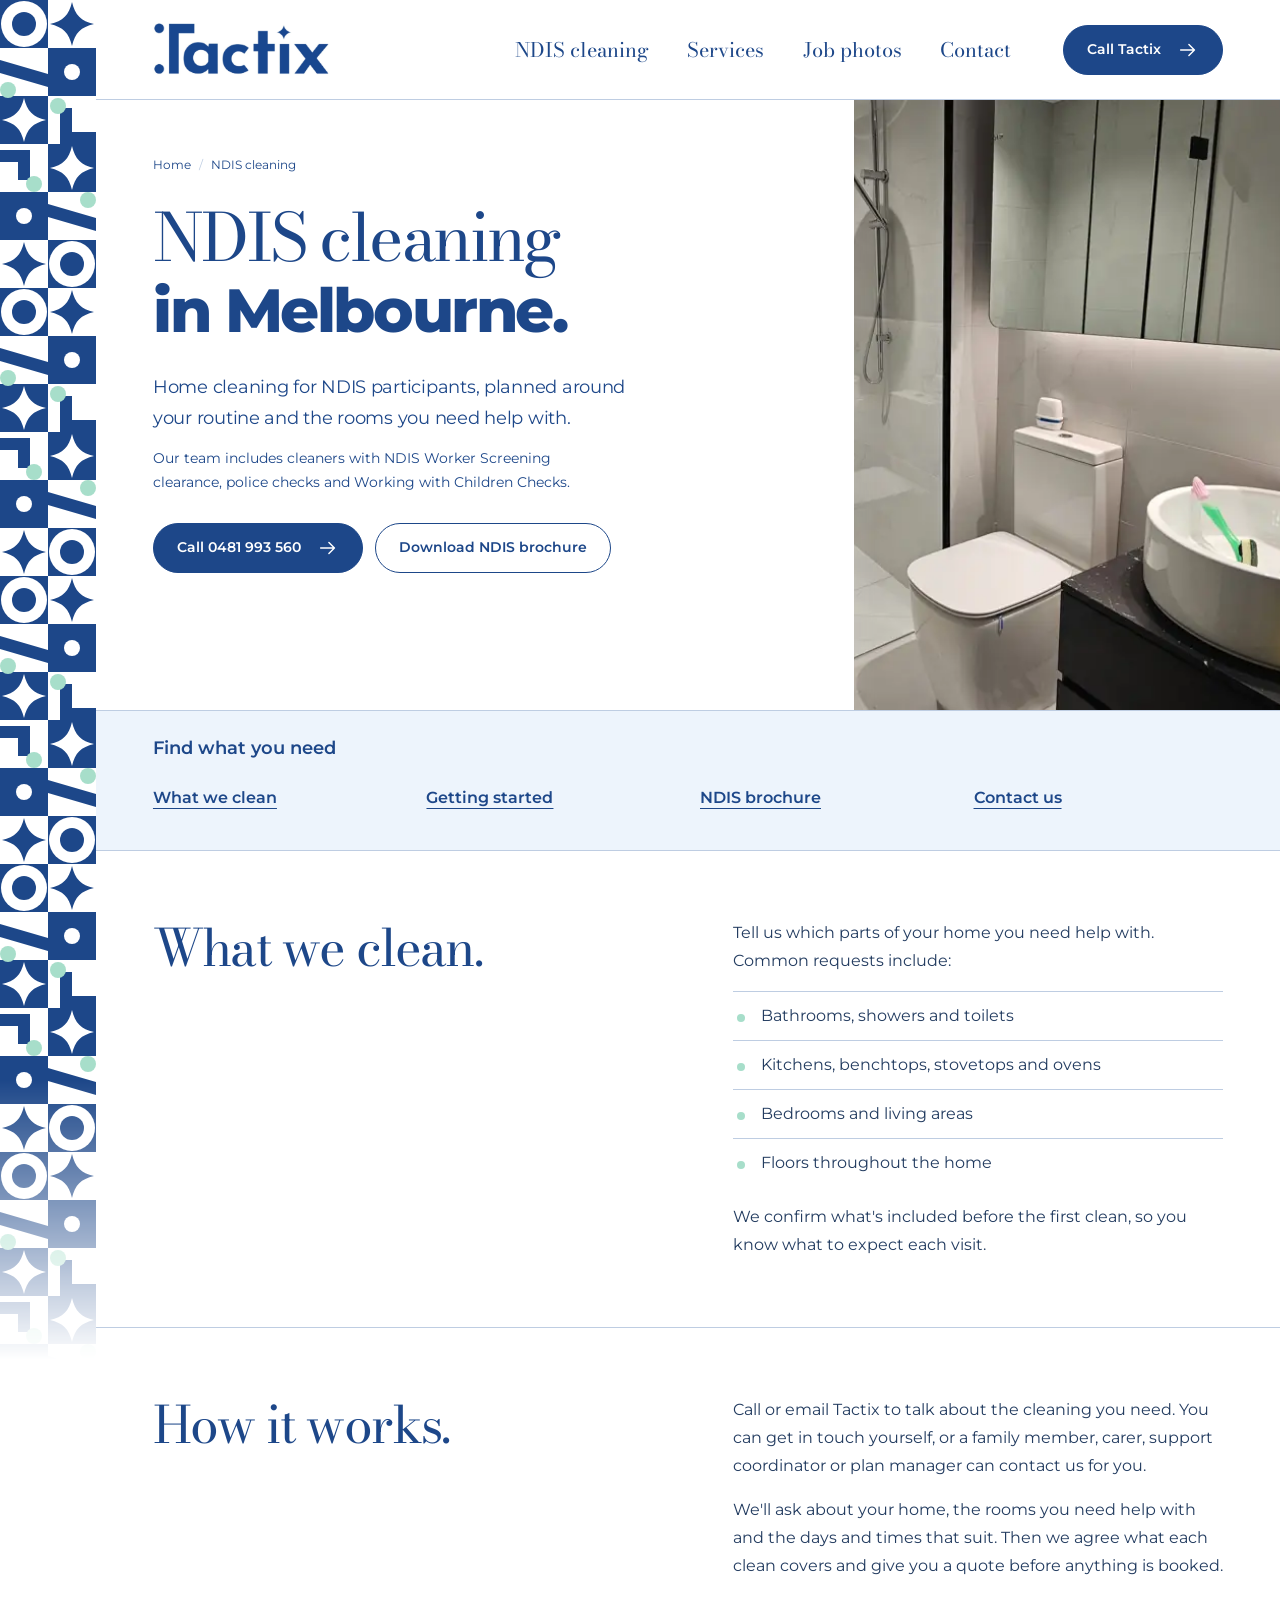
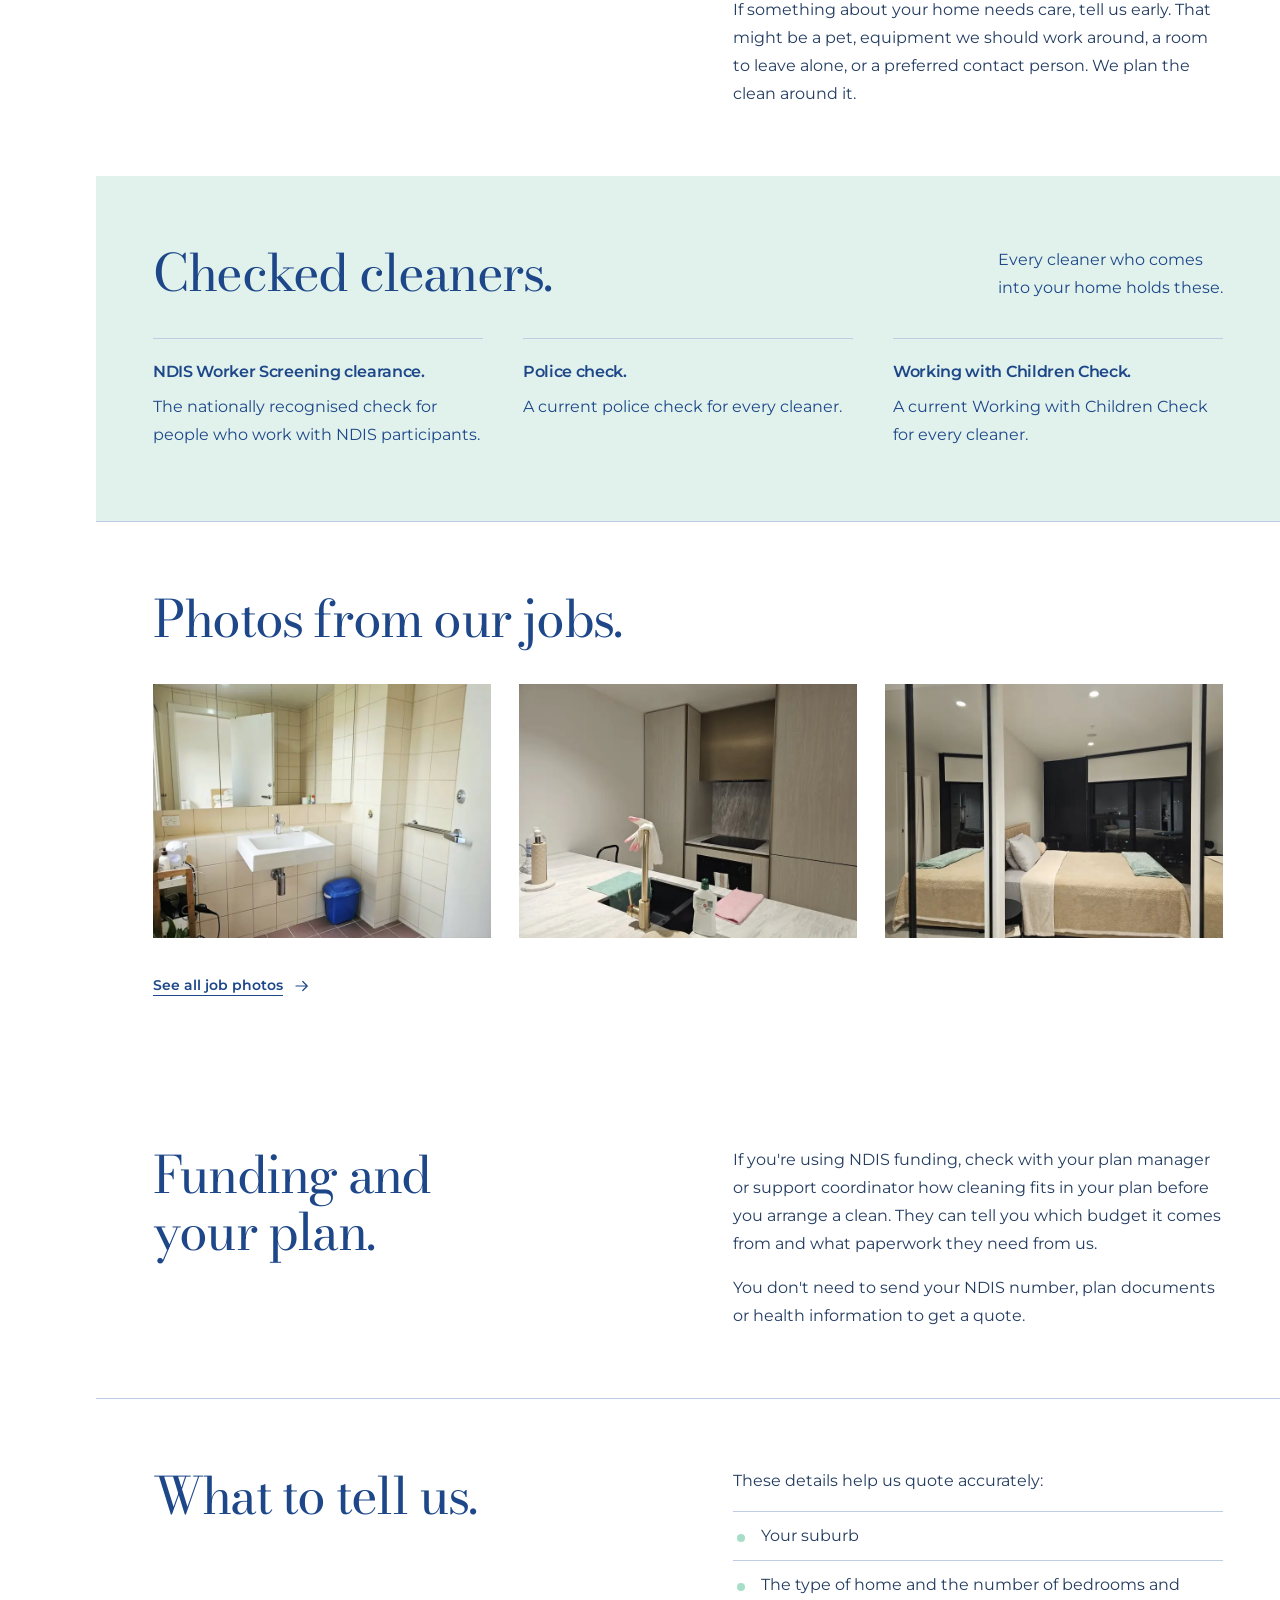
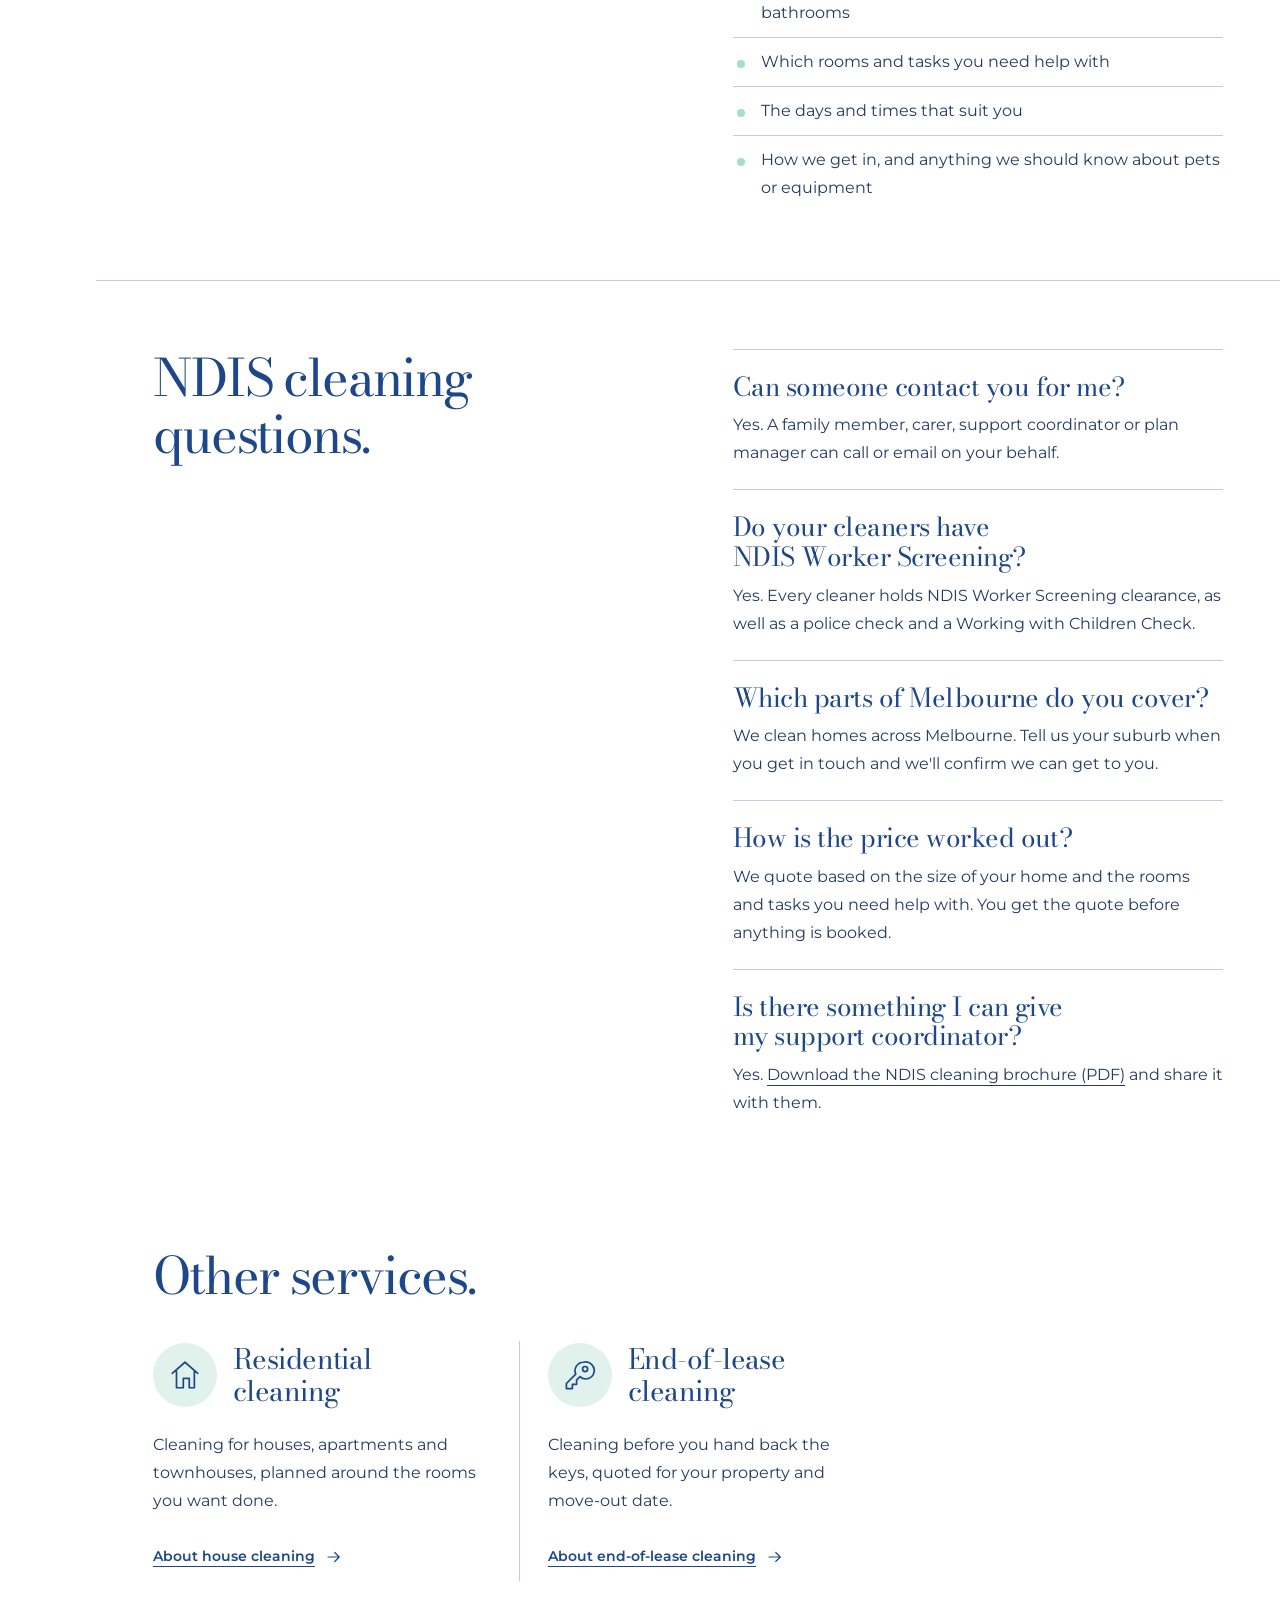
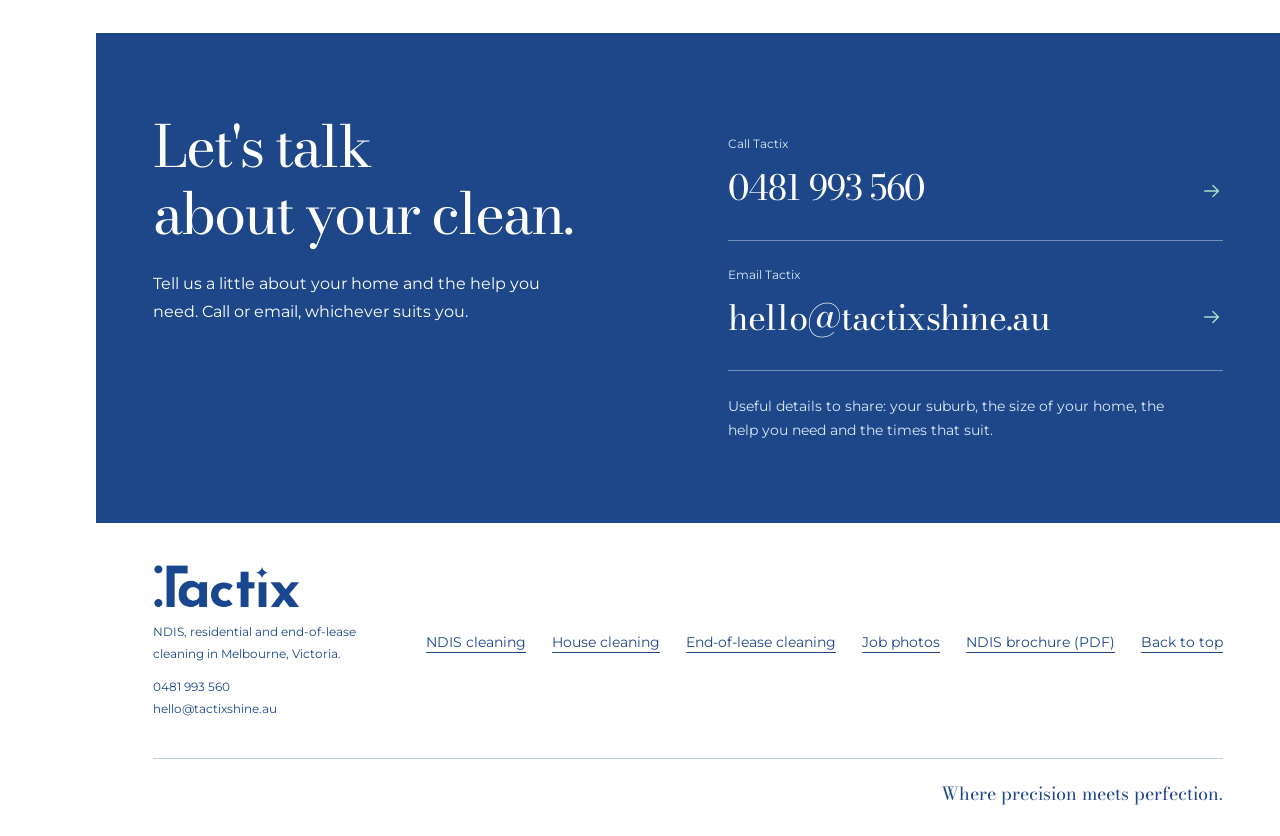
<file: tactix-site/ndis-cleaning/index.html>
<!doctype html>
<html lang="en-AU">
<head>
  <meta charset="utf-8">
  <meta name="viewport" content="width=device-width, initial-scale=1">
  <title>NDIS cleaning services in Melbourne | Tactix</title>
  <meta name="description" content="Home cleaning for NDIS participants in Melbourne, planned around your routine. Every cleaner holds NDIS Worker Screening clearance. Call 0481 993 560.">
  <link rel="canonical" href="https://tactixshine.au/ndis-cleaning/">
  <meta name="theme-color" content="#1d4789">
  <link rel="icon" href="../assets/favicon.svg" type="image/svg+xml">
  <meta property="og:type" content="website">
  <meta property="og:site_name" content="Tactix">
  <meta property="og:locale" content="en_AU">
  <meta property="og:url" content="https://tactixshine.au/ndis-cleaning/">
  <meta property="og:title" content="NDIS cleaning services in Melbourne | Tactix">
  <meta property="og:description" content="Home cleaning for NDIS participants in Melbourne by cleaners with NDIS Worker Screening clearance.">
  <meta property="og:image" content="https://tactixshine.au/assets/og-image.jpg">
  <meta property="og:image:width" content="1200">
  <meta property="og:image:height" content="630">
  <meta property="og:image:alt" content="Bright living room with a cream sofa and a blue cushion">
  <meta name="twitter:card" content="summary_large_image">
  <link rel="stylesheet" href="../styles.css">
  <script type="application/ld+json">
  {
    "@context": "https://schema.org",
    "@graph": [
      {
        "@type": "Service",
        "@id": "https://tactixshine.au/ndis-cleaning/#service",
        "name": "NDIS cleaning",
        "serviceType": "NDIS cleaning",
        "description": "Home cleaning for NDIS participants in Melbourne, planned around the participant's routine.",
        "url": "https://tactixshine.au/ndis-cleaning/",
        "areaServed": {"@type": "City", "name": "Melbourne", "sameAs": "https://en.wikipedia.org/wiki/Melbourne"},
        "provider": {
          "@type": "LocalBusiness",
          "@id": "https://tactixshine.au/#business",
          "name": "Tactix",
          "url": "https://tactixshine.au/",
          "telephone": "+61481993560",
          "address": {"@type": "PostalAddress", "addressLocality": "Melbourne", "addressRegion": "VIC", "addressCountry": "AU"}
        }
      },
      {
        "@type": "BreadcrumbList",
        "itemListElement": [
          {"@type": "ListItem", "position": 1, "name": "Home", "item": "https://tactixshine.au/"},
          {"@type": "ListItem", "position": 2, "name": "NDIS cleaning", "item": "https://tactixshine.au/ndis-cleaning/"}
        ]
      }
    ]
  }
  </script>
</head>
<body>
  <a class="skip-link" href="#main">Skip to content</a>
  <svg class="svg-defs" xmlns="http://www.w3.org/2000/svg" aria-hidden="true">
    <symbol id="arrow" viewBox="0 0 24 24"><path d="M4 12h15m-6-6 6 6-6 6"/></symbol>
    <symbol id="home" viewBox="0 0 40 40"><path d="m5 18 15-13 15 13M10 15v20h8V24h7v11h6V15"/></symbol>
    <symbol id="key" viewBox="0 0 40 40"><path d="M24 5a10 10 0 0 0-9 14L4 30v6h7v-5h5v-5l4-4A10 10 0 1 0 24 5Z"/><circle cx="26" cy="13" r="3"/></symbol>
    <symbol id="spark" viewBox="0 0 48 48"><path d="M24 1C28 15 33 20 47 24C33 28 28 33 24 47C20 33 15 28 1 24C15 20 20 15 24 1Z"/></symbol>
  </svg>
  <div class="page-shell" id="top">
    <div class="brand-rail" aria-hidden="true"></div>
    <header class="site-header">
      <a class="brand" href="../" aria-label="Tactix home"><img src="../assets/brand-card.jpeg" alt="" width="2048" height="1262"></a>
      <nav class="site-nav" aria-label="Main navigation">
        <a href="./" aria-current="page">NDIS<span class="nav-long"> cleaning</span></a><a href="../#services">Services</a><a href="../gallery/">Job photos</a><a href="#contact">Contact</a>
      </nav>
      <a class="button header-call" href="tel:+61481993560" aria-label="Call Tactix on 0481 993 560"><span>Call<span class="call-long"> Tactix</span></span> <svg class="arrow" aria-hidden="true"><use href="#arrow"/></svg></a>
      <details class="mobile-nav">
        <summary>Menu</summary>
        <nav class="mobile-links" aria-label="Mobile navigation">
        <a href="./" aria-current="page">NDIS cleaning</a><a href="../#services">Services</a><a href="../gallery/">Job photos</a><a href="#contact">Contact</a>
      </nav>
      </details>
    </header>
    <div class="mobile-pattern" aria-hidden="true"></div>
    <main id="main" tabindex="-1">
      <section class="hero" aria-labelledby="hero-title">
        <div class="hero-copy">
          <nav class="breadcrumbs" aria-label="Breadcrumb"><ol><li><a href="../">Home</a></li><li aria-current="page">NDIS cleaning</li></ol></nav>
          <h1 id="hero-title"><span>NDIS cleaning</span><strong>in Melbourne.</strong></h1>
          <p class="hero-description">Home cleaning for NDIS participants, planned around your routine and the rooms you need help with.</p>
          <p class="hero-note">Our team includes cleaners with NDIS Worker Screening clearance, police checks and Working with Children Checks.</p>
          <div class="hero-actions">
            <a class="button" href="tel:+61481993560">Call 0481 993 560 <svg class="arrow" aria-hidden="true"><use href="#arrow"/></svg></a>
            <a class="button button-outline" href="tactix-ndis-cleaning-brochure.pdf" download="Tactix-NDIS-cleaning-brochure.pdf">Download NDIS brochure</a>
          </div>
        </div>
        <div class="hero-image"><img src="../assets/jobs/bathroom-shower-toilet-1600.webp" srcset="../assets/jobs/bathroom-shower-toilet-800.webp 800w, ../assets/jobs/bathroom-shower-toilet-1600.webp 1600w" sizes="(max-width: 768px) 100vw, 60vw" alt="Bathroom with a glass shower, toilet and round basin after a Tactix clean" width="1600" height="1200" fetchpriority="high"></div>
      </section>

      <nav class="page-links section-pad" aria-labelledby="page-links-title">
        <h2 id="page-links-title">Find what you need</h2>
        <ul><li><a href="#help-title">What we clean</a></li><li><a href="#how-title">Getting started</a></li><li><a href="tactix-ndis-cleaning-brochure.pdf" download="Tactix-NDIS-cleaning-brochure.pdf">NDIS brochure</a></li><li><a href="#contact">Contact us</a></li></ul>
      </nav>

      <section class="split section-pad" aria-labelledby="help-title">
        <h2 id="help-title">What we clean.</h2>
        <div class="prose">
          <p>Tell us which parts of your home you need help with. Common requests include:</p>
          <ul>
            <li>Bathrooms, showers and toilets</li>
            <li>Kitchens, benchtops, stovetops and ovens</li>
            <li>Bedrooms and living areas</li>
            <li>Floors throughout the home</li>
          </ul>
          <p>We confirm what's included before the first clean, so you know what to expect each visit.</p>
        </div>
      </section>

      <section class="split section-pad" aria-labelledby="how-title">
        <h2 id="how-title">How it works.</h2>
        <div class="prose">
          <p>Call or email Tactix to talk about the cleaning you need. You can get in touch yourself, or a family member, carer, support coordinator or plan manager can contact us for you.</p>
          <p>We'll ask about your home, the rooms you need help with and the days and times that suit. Then we agree what each clean covers and give you a quote before anything is booked.</p>
          <p>If something about your home needs care, tell us early. That might be a pet, equipment we should work around, a room to leave alone, or a preferred contact person. We plan the clean around it.</p>
        </div>
      </section>

      <section class="getting-started section-pad" aria-labelledby="checks-title">
        <div class="section-heading"><h2 id="checks-title">Checked cleaners.</h2><p>Every cleaner who comes<br class="desktop-break"> into your home holds these.</p></div>
        <ul class="steps steps-plain">
          <li><div><h3>NDIS Worker Screening clearance.</h3><p>The nationally recognised check for people who work with NDIS participants.</p></div></li>
          <li><div><h3>Police check.</h3><p>A current police check for every cleaner.</p></div></li>
          <li><div><h3>Working with Children Check.</h3><p>A current Working with Children Check for every cleaner.</p></div></li>
        </ul>
      </section>


      <section class="gallery section-pad" aria-labelledby="gallery-title">
        <h2 id="gallery-title">Photos from our jobs.</h2>
        <ul class="gallery-list">
          <li><figure><img src="../assets/jobs/bathroom-grab-rail-800.webp" alt="Bathroom basin, mirror cabinet and grab rail after a clean" width="800" height="578" loading="lazy"><figcaption class="visually-hidden">Bathroom with grab rail</figcaption></figure></li>
          <li><figure><img src="../assets/jobs/kitchen-benchtop-800.webp" alt="Kitchen benchtop, sink and cooktop after a clean" width="800" height="600" loading="lazy"><figcaption class="visually-hidden">Kitchen benchtop</figcaption></figure></li>
          <li><figure><img src="../assets/jobs/bedroom-800.webp" alt="Bedroom with a made bed and clear floor after a clean" width="800" height="600" loading="lazy"><figcaption class="visually-hidden">Bedroom</figcaption></figure></li>
        </ul>
        <a class="text-link" href="../gallery/">See all job photos <svg class="arrow" aria-hidden="true"><use href="#arrow"/></svg></a>
      </section>

      <section class="split section-pad" aria-labelledby="funding-title">
        <h2 id="funding-title">Funding and your plan.</h2>
        <div class="prose">
          <p>If you're using NDIS funding, check with your plan manager or support coordinator how cleaning fits in your plan before you arrange a clean. They can tell you which budget it comes from and what paperwork they need from us.</p>
          <p>You don't need to send your NDIS number, plan documents or health information to get a quote.</p>
        </div>
      </section>

      <section class="split section-pad" aria-labelledby="tell-title">
        <h2 id="tell-title">What to tell us.</h2>
        <div class="prose">
          <p>These details help us quote accurately:</p>
          <ul>
            <li>Your suburb</li>
            <li>The type of home and the number of bedrooms and bathrooms</li>
            <li>Which rooms and tasks you need help with</li>
            <li>The days and times that suit you</li>
            <li>How we get in, and anything we should know about pets or equipment</li>
          </ul>
        </div>
      </section>

      <section class="split section-pad" aria-labelledby="faq-title">
        <h2 id="faq-title">NDIS cleaning questions.</h2>
        <div class="approach-body">
          <div class="approach-point"><h3>Can someone contact you for me?</h3><p>Yes. A family member, carer, support coordinator or plan manager can call or email on your behalf.</p></div>
          <div class="approach-point"><h3>Do your cleaners have NDIS Worker Screening?</h3><p>Yes. Every cleaner holds NDIS Worker Screening clearance, as well as a police check and a Working with Children Check.</p></div>
          <div class="approach-point"><h3>Which parts of Melbourne do you cover?</h3><p>We clean homes across Melbourne. Tell us your suburb when you get in touch and we'll confirm we can get to you.</p></div>
          <div class="approach-point"><h3>How is the price worked out?</h3><p>We quote based on the size of your home and the rooms and tasks you need help with. You get the quote before anything is booked.</p></div>
          <div class="approach-point"><h3>Is there something I can give my support coordinator?</h3><p>Yes. <a href="tactix-ndis-cleaning-brochure.pdf">Download the NDIS cleaning brochure (PDF)</a> and share it with them.</p></div>
        </div>
      </section>

      <section class="services section-pad" aria-labelledby="other-title">
        <h2 id="other-title">Other services.</h2>
        <div class="service-list">
          <article class="service">
            <div class="service-heading"><span class="icon-disc"><svg aria-hidden="true"><use href="#home"/></svg></span><h3>Residential<br> cleaning</h3></div>
            <p>Cleaning for houses, apartments and townhouses, planned around the rooms you want done.</p>
            <a class="text-link" href="../house-cleaning/">About house cleaning <svg class="arrow" aria-hidden="true"><use href="#arrow"/></svg></a>
          </article>
          <article class="service">
            <div class="service-heading"><span class="icon-disc"><svg aria-hidden="true"><use href="#key"/></svg></span><h3>End-of-lease<br> cleaning</h3></div>
            <p>Cleaning before you hand back the keys, quoted for your property and move-out date.</p>
            <a class="text-link" href="../end-of-lease-cleaning/">About end-of-lease cleaning <svg class="arrow" aria-hidden="true"><use href="#arrow"/></svg></a>
          </article>
        </div>
      </section>

      <section class="contact section-pad" id="contact" aria-labelledby="contact-title">
        <div class="contact-copy"><h2 id="contact-title">Let's talk<br>about your clean.</h2><p>Tell us a little about your home and the help you need. Call or email, whichever suits you.</p></div>
        <div class="contact-options">
          <a class="contact-method" href="tel:+61481993560"><span>Call Tactix</span><strong>0481 993 560</strong><svg class="arrow" aria-hidden="true"><use href="#arrow"/></svg></a>
          <a class="contact-method" href="mailto:hello@tactixshine.au"><span>Email Tactix</span><strong>hello@tactixshine.au</strong><svg class="arrow" aria-hidden="true"><use href="#arrow"/></svg></a>
          <p class="contact-help">Useful details to share: your suburb, the size of your home, the help you need and the times that suit.</p>
        </div>
      </section>
    </main>
    <footer class="site-footer section-pad">
      <div><a class="brand footer-brand" href="../" aria-label="Tactix home"><img src="../assets/brand-card.jpeg" alt="" width="2048" height="1262" loading="lazy"></a><p>NDIS, residential and end-of-lease cleaning in Melbourne, Victoria.</p><p><a href="tel:+61481993560">0481 993 560</a><br><a href="mailto:hello@tactixshine.au">hello@tactixshine.au</a></p></div>
      <nav class="footer-links" aria-label="Footer"><a href="./">NDIS cleaning</a><a href="../house-cleaning/">House cleaning</a><a href="../end-of-lease-cleaning/">End-of-lease cleaning</a><a href="../gallery/">Job photos</a><a href="tactix-ndis-cleaning-brochure.pdf">NDIS brochure (PDF)</a><a href="#top">Back to top</a></nav>
      <p class="footer-signoff">Where precision meets perfection.</p>
    </footer>
  </div>
</body>
</html>
</file>
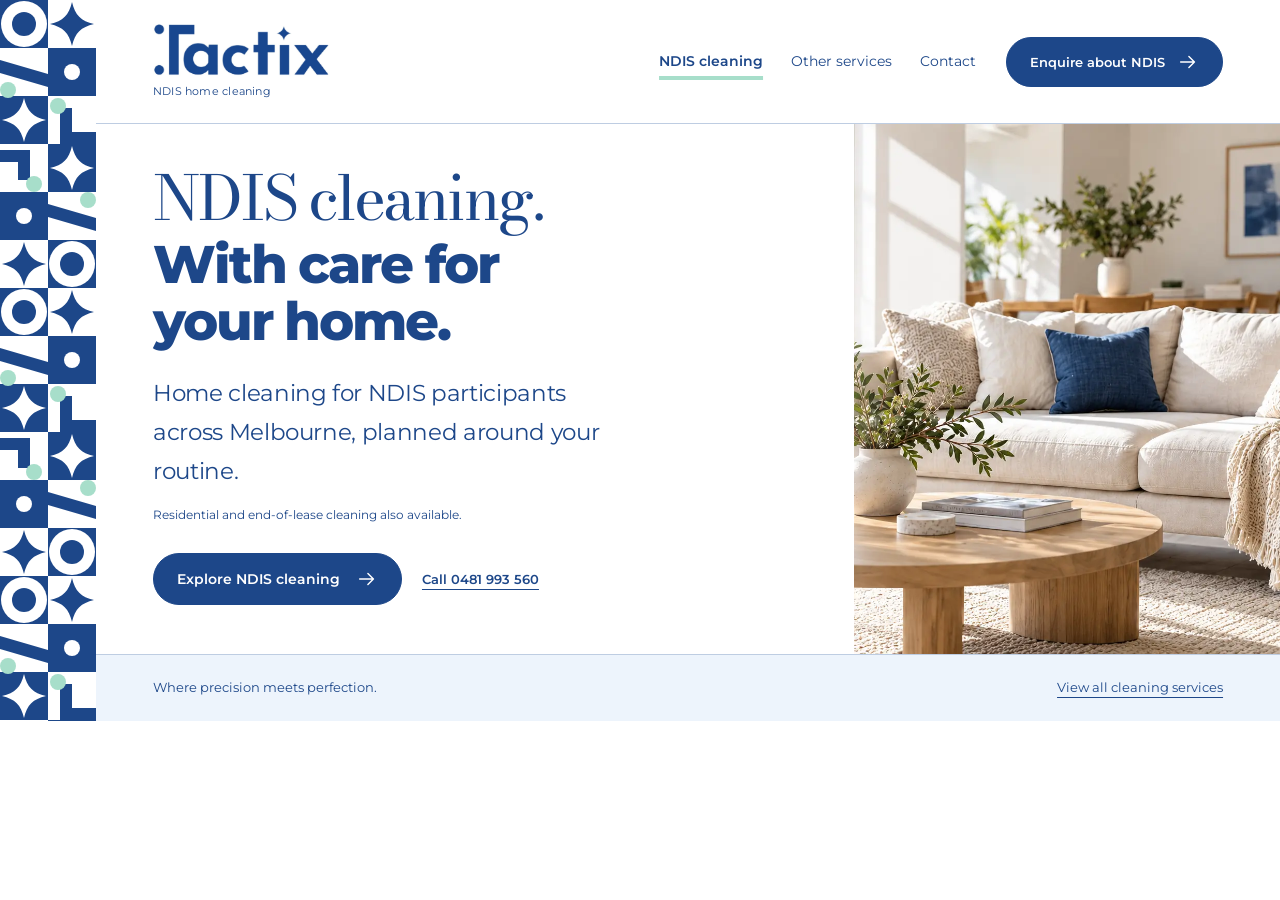
<file: tactix-site/header-design.html>
<!doctype html>
<html lang="en-AU">
<head>
<meta charset="utf-8"><meta name="viewport" content="width=device-width,initial-scale=1">
<meta name="robots" content="noindex,nofollow"><title>Tactix | NDIS header concept</title>
<link rel="stylesheet" href="styles.css">
<style>
.concept[hidden]{display:none}
.study-header{background:white;border-bottom:1px solid var(--line)}
.header-row{display:flex;align-items:center;gap:30px;min-height:112px;padding:24px var(--gutter)}
.header-logo{display:grid;gap:7px;flex:none}
.header-logo p{font-size:11px;line-height:1.4;letter-spacing:.02em}
.header-links{display:flex;align-items:center;gap:28px;margin-left:auto}
.header-links a{font-size:14px;text-decoration:none;white-space:nowrap;min-height:44px;display:flex;align-items:center}
.header-links a:hover{text-decoration:underline}
.header-links .ndis-link{font-weight:600;text-decoration:underline;text-decoration-color:var(--mint);text-decoration-thickness:4px;text-underline-offset:10px}
.header-action{font-size:13px;min-height:50px;gap:12px;white-space:nowrap}
.mobile-call{display:none}
.ndis-banner{display:flex;justify-content:space-between;align-items:center;gap:20px;padding:10px var(--gutter);background:var(--blue);color:white;font-size:13px}
.ndis-banner p{display:flex;align-items:center;gap:12px}
.ndis-banner svg{width:17px;height:17px;fill:var(--mint);flex:none}
.ndis-banner a{font-weight:600;text-decoration:none;min-height:24px}
.ndis-banner a:focus-visible{outline-color:var(--mint)}
.ndis-banner+.header-row{min-height:100px}
.editorial-line{font:400 22px/1.3 var(--serif);max-width:24ch;margin-left:18px}
.header-phone{margin-left:auto;text-decoration:none;font-size:14px;font-weight:600;white-space:nowrap}
.service-nav{display:grid;grid-template-columns:1.4fr 1fr 1.15fr .8fr;padding-inline:var(--gutter);border-top:1px solid var(--line)}
.service-nav a{display:flex;align-items:center;justify-content:center;gap:24px;padding:18px 24px;min-height:65px;font:400 20px/1.3 var(--serif);text-decoration:none;border-right:1px solid var(--line)}
.service-nav a:last-child{border-right:0}
.service-nav a:hover{background:var(--sky)}
.service-nav .ndis-link{background:var(--mint-pale);justify-content:space-between;font-family:var(--sans);font-size:17px;font-weight:600}
.service-nav .ndis-link:hover{background:var(--mint)}
.study-hero{min-height:530px}
.study-hero .hero-copy{padding-top:42px;padding-bottom:44px;width:64%}
.study-hero h1{font-size:clamp(46px,4.8vw,70px)}
.study-hero h1 span{white-space:normal}
.study-hero h1 strong{font-size:.87em;max-width:12ch}
.study-hero .hero-description{max-width:32ch;font-size:23px;margin-top:24px}
.study-hero .hero-note{font-size:12px;font-weight:400;max-width:42ch}
.study-hero .hero-image{width:57%}
.hero-actions .text-link{margin-top:0;min-height:52px;font-size:13px;padding-inline:8px}
.study-footer{display:flex;justify-content:space-between;gap:20px;padding:22px var(--gutter);font-size:13px;background:var(--sky)}
@media(min-width:769px) and (max-width:1199px){
 .header-row{gap:18px;padding:20px 28px;flex-wrap:wrap}.header-links{gap:20px;order:3;width:100%;justify-content:flex-start;margin:0}.header-action{margin-left:auto}.header-row .brand{width:158px}
 .editorial-line{font-size:20px;margin-left:0}.header-phone{margin-left:auto}.service-nav{padding-inline:0}.service-nav a{padding-inline:18px;font-size:18px}.service-nav .ndis-link{font-size:15px}
 .study-hero .hero-copy{width:73%}.study-hero .hero-description{max-width:30ch;font-size:22px}
}
@media(max-width:768px){
 .header-row{display:grid;grid-template-columns:1fr auto;gap:13px;padding:18px var(--gutter) 12px;min-height:0}
 .header-logo{gap:5px}.header-logo p{font-size:10px}.header-row .brand{width:144px}
 .mobile-call{display:inline-flex;grid-column:2;grid-row:1;font-size:12px;min-height:44px;padding:10px 18px}
 .header-action,.header-phone{display:none}.header-links{grid-column:1/-1;grid-row:2;justify-content:space-between;gap:12px;margin:0}.header-links a{font-size:12px;min-height:46px}
 .header-links .ndis-link{text-decoration-thickness:3px;text-underline-offset:7px}
 .ndis-banner{padding:10px var(--gutter);font-size:11px;gap:10px}.ndis-banner p{gap:8px}.ndis-banner .banner-phone{display:none}.ndis-banner+.header-row{min-height:0}
 .concept-two .header-links{flex-wrap:wrap;column-gap:22px;justify-content:flex-start}.concept-two .header-links a{min-height:38px}
 .editorial-line{grid-column:1/-1;margin:0;font-size:18px;max-width:none}.concept-three .header-row{padding-bottom:18px}
 .service-nav{padding:0;grid-template-columns:1fr 1fr}.service-nav a{font-size:16px;min-height:48px;padding:12px 20px;border:0}.service-nav .ndis-link{grid-column:1/-1;font-size:15px;min-height:54px;padding-inline:var(--gutter);background:var(--blue);color:white}.service-nav .ndis-link:hover{background:var(--blue-dark)}.service-nav .ndis-link:focus-visible{outline-color:var(--mint);outline-offset:-5px}.service-nav a:last-child{display:none}
 .study-hero{min-height:0}.study-hero .hero-copy{padding:30px var(--gutter);width:100%}.study-hero h1{font-size:42px}.study-hero h1 strong{font-size:.9em;max-width:13ch}.study-hero .hero-description{font-size:21px;max-width:32ch;margin-top:24px}.study-hero .hero-note{font-size:12px;margin-top:16px}.study-hero .hero-image{width:100%;height:230px}.hero-actions{display:flex;flex-direction:column;align-items:stretch}.hero-actions .text-link{justify-content:center;min-height:44px}.hero-actions .button{font-size:13px}
 .study-footer{display:block;font-size:12px}.study-footer a{display:inline-block;margin-top:10px;min-height:44px}
}
@media(max-width:359px){.header-row .brand{width:130px}.header-links{gap:10px}.header-links a{font-size:11px}.study-hero h1{font-size:38px}.study-hero .hero-description{font-size:20px}}
</style>
</head>
<body>
<a class="skip-link" href="#main">Skip to content</a>
<svg class="svg-defs" aria-hidden="true" xmlns="http://www.w3.org/2000/svg"><symbol id="arrow" viewBox="0 0 24 24"><path d="M4 12h15m-6-6 6 6-6 6"/></symbol><symbol id="spark" viewBox="0 0 48 48"><path d="M24 1C28 15 33 20 47 24C33 28 28 33 24 47C20 33 15 28 1 24C15 20 20 15 24 1Z"/></symbol></svg>
<div class="page-shell">
<div class="brand-rail" aria-hidden="true"></div>
<header class="study-header">
 <div class="concept concept-one" data-concept="1">
  <div class="header-row">
   <div class="header-logo"><a class="brand" href="index.html" target="_top" aria-label="Tactix home"><img src="assets/brand-card.jpeg" alt="" width="2048" height="1262"></a><p>NDIS home cleaning</p></div>
   <nav class="header-links" aria-label="Main navigation"><a class="ndis-link" href="ndis-cleaning/" target="_top">NDIS cleaning</a><a href="index.html#services" target="_top">Other services</a><a href="index.html#contact" target="_top">Contact</a></nav>
   <a class="button header-action" href="ndis-cleaning/#contact" target="_top">Enquire about NDIS <svg class="arrow" aria-hidden="true"><use href="#arrow"/></svg></a>
   <a class="button mobile-call" href="tel:+61481993560">Call Tactix</a>
  </div>
 </div>
 <div class="concept concept-two" data-concept="2" hidden>
  <div class="ndis-banner"><p><svg aria-hidden="true"><use href="#spark"/></svg>NDIS cleaning for your home</p><a class="banner-phone" href="tel:+61481993560">0481 993 560</a></div>
  <div class="header-row">
   <a class="brand" href="index.html" target="_top" aria-label="Tactix home"><img src="assets/brand-card.jpeg" alt="" width="2048" height="1262"></a>
   <nav class="header-links" aria-label="Main navigation"><a class="ndis-link" href="ndis-cleaning/" target="_top">NDIS cleaning</a><a href="index.html#services" target="_top">Other services</a><a href="gallery/" target="_top">Gallery</a><a href="index.html#contact" target="_top">Contact</a></nav>
   <a class="button header-action" href="ndis-cleaning/#contact" target="_top">Talk to us <svg class="arrow" aria-hidden="true"><use href="#arrow"/></svg></a>
   <a class="button mobile-call" href="tel:+61481993560">Call Tactix</a>
  </div>
 </div>
 <div class="concept concept-three" data-concept="3" hidden>
  <div class="header-row">
   <a class="brand" href="index.html" target="_top" aria-label="Tactix home"><img src="assets/brand-card.jpeg" alt="" width="2048" height="1262"></a>
   <p class="editorial-line">Cleaning with your<br> routine in mind.</p>
   <a class="header-phone" href="tel:+61481993560">0481 993 560</a>
   <a class="button header-action" href="ndis-cleaning/#contact" target="_top">Get in touch</a>
   <a class="button mobile-call" href="tel:+61481993560">Call Tactix</a>
  </div>
  <nav class="service-nav" aria-label="Main navigation"><a class="ndis-link" href="ndis-cleaning/" target="_top">NDIS cleaning <svg class="arrow" aria-hidden="true"><use href="#arrow"/></svg></a><a href="house-cleaning/" target="_top">Residential</a><a href="end-of-lease-cleaning/" target="_top">End of lease</a><a href="index.html#contact" target="_top">Contact</a></nav>
 </div>
</header>
<main id="main">
 <section class="hero study-hero" aria-labelledby="hero-title">
  <div class="hero-copy"><h1 id="hero-title"><span>NDIS cleaning.</span><strong>With care for<br> your home.</strong></h1><p class="hero-description">Home cleaning for NDIS participants across Melbourne, planned around your routine.</p><p class="hero-note">Residential and end-of-lease cleaning also available.</p><div class="hero-actions"><a class="button" href="ndis-cleaning/" target="_top">Explore NDIS cleaning <svg class="arrow" aria-hidden="true"><use href="#arrow"/></svg></a><a class="text-link" href="tel:+61481993560">Call 0481 993 560</a></div></div>
  <div class="hero-image"><img src="assets/living-room-1536.webp" alt="" width="1536" height="1024"></div>
 </section>
 <div class="study-footer"><p>Where precision meets perfection.</p><a href="index.html#services" target="_top">View all cleaning services</a></div>
</main>
</div>
<script>
 const requested=new URLSearchParams(location.search).get('concept');
 const concept=['1','2','3'].includes(requested)?requested:'1';
 document.querySelectorAll('[data-concept]').forEach(item=>item.hidden=item.dataset.concept!==concept);
</script>
</body>
</html>
</file>
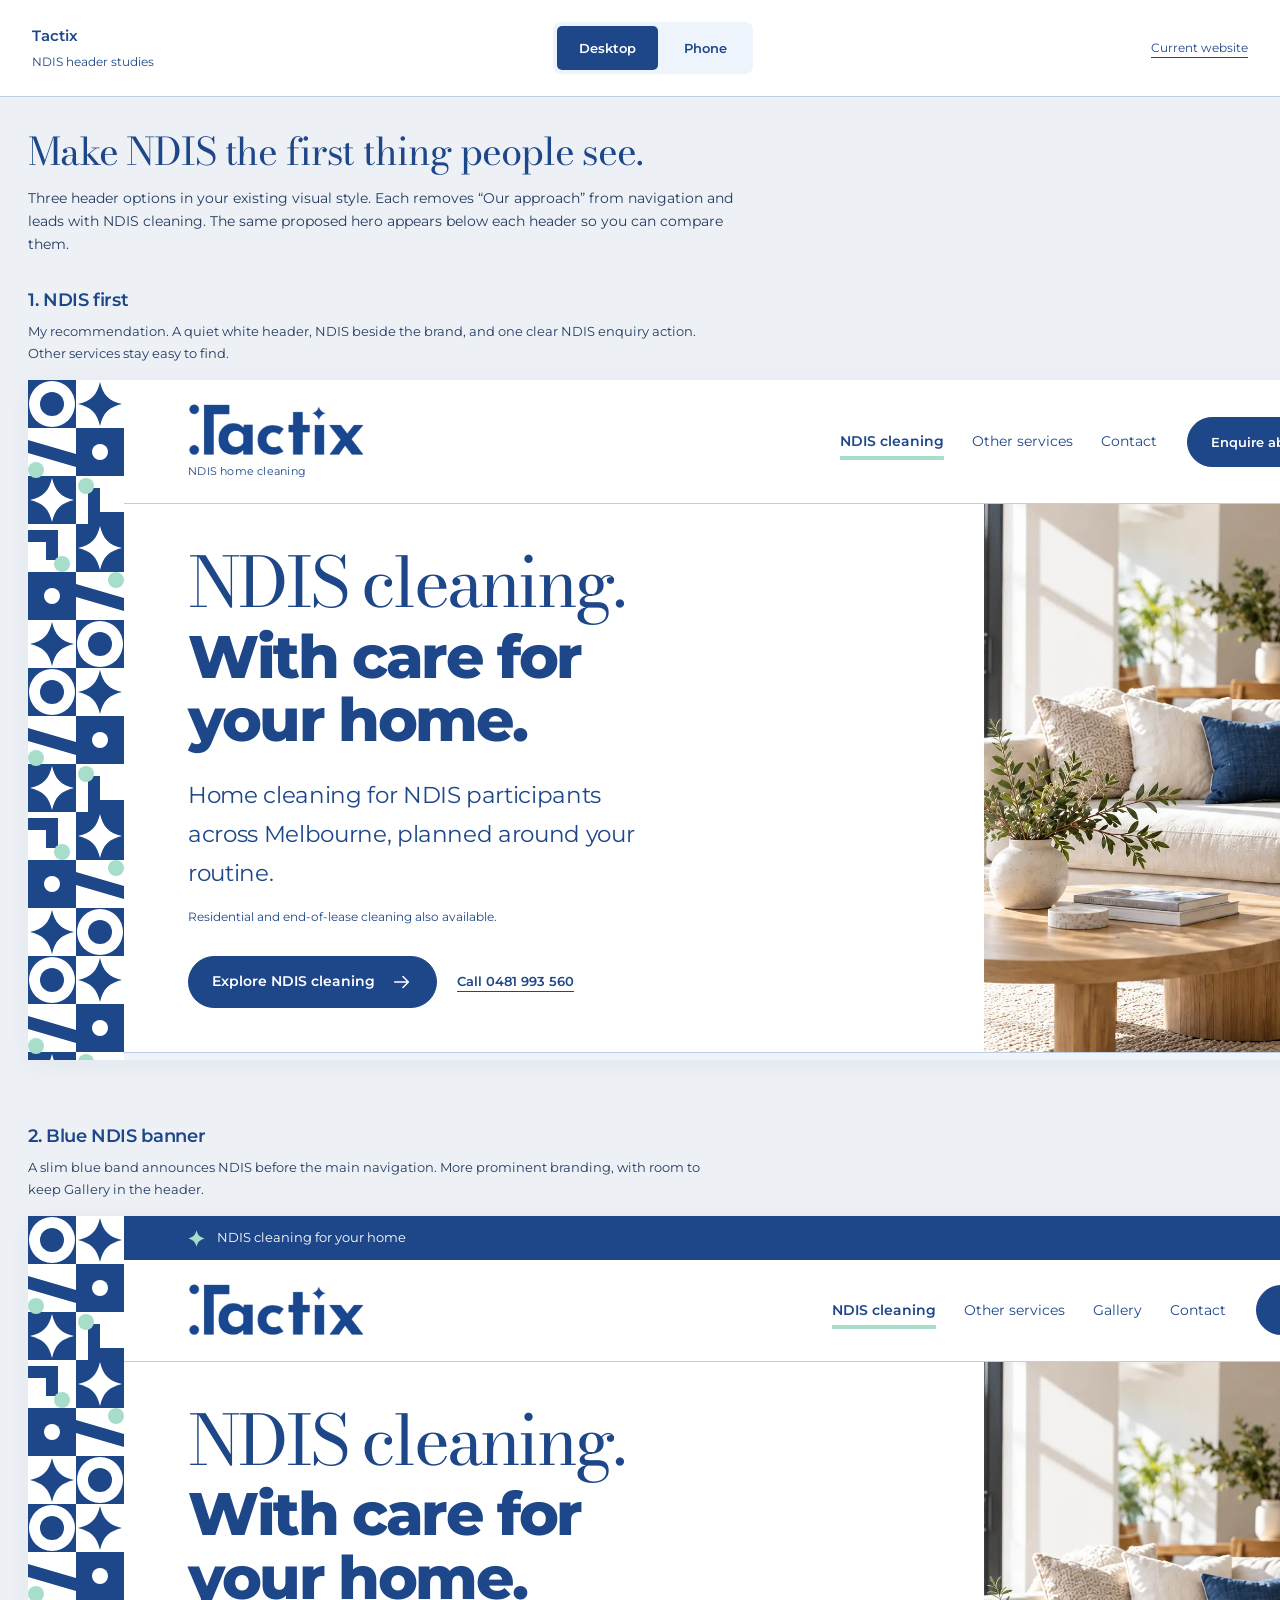
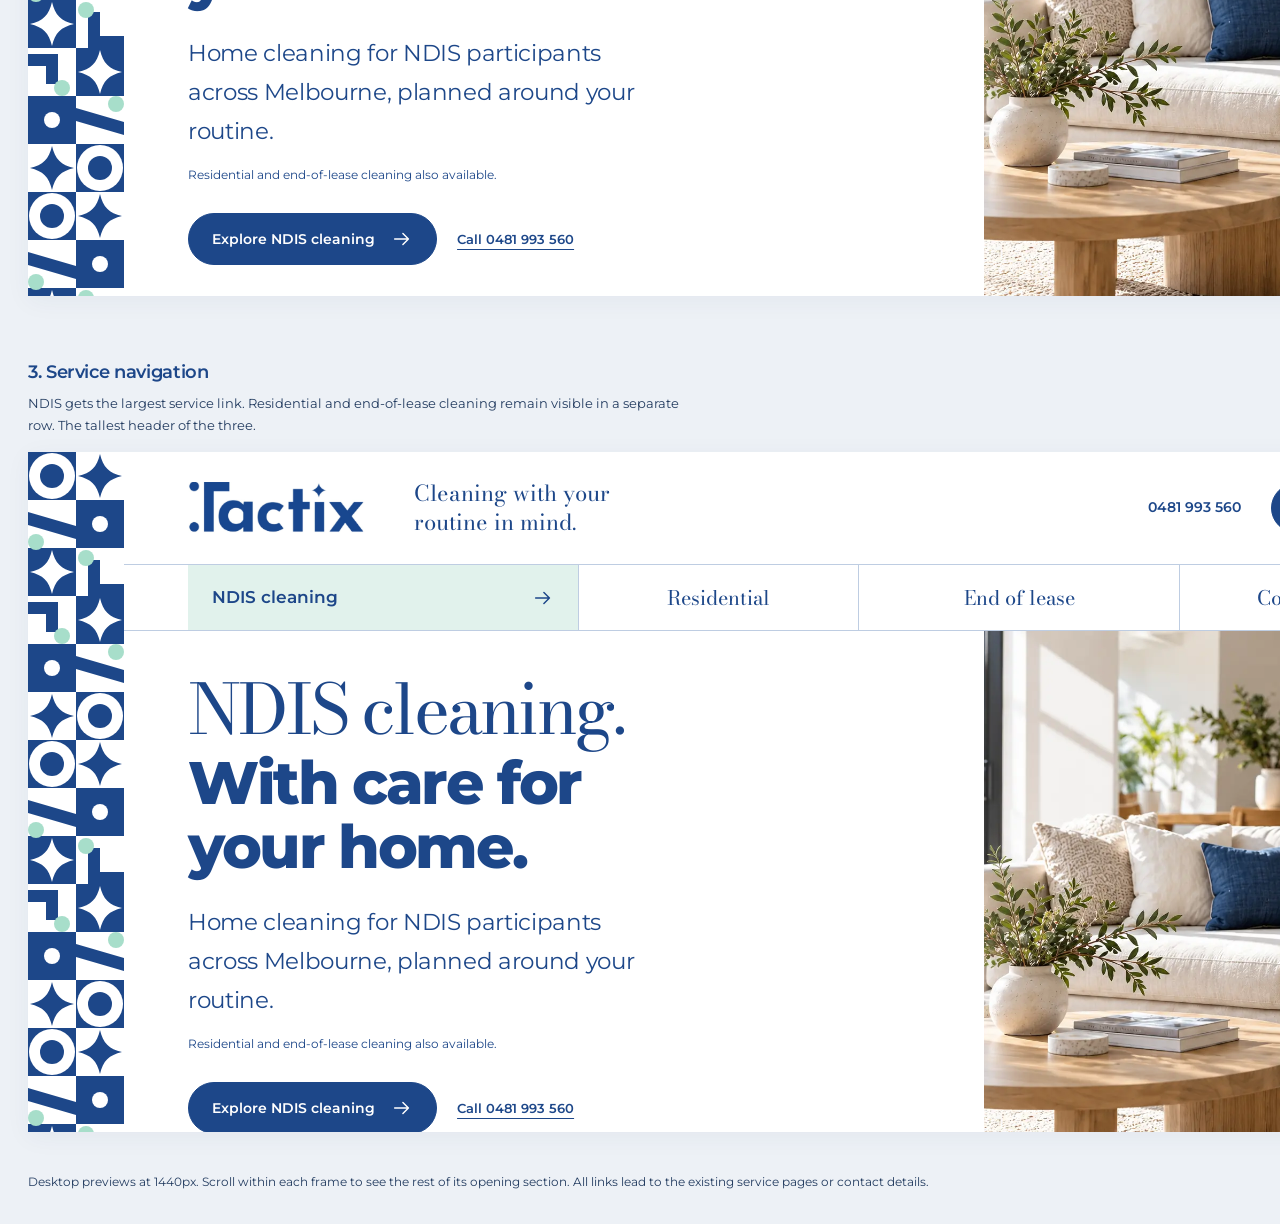
<file: tactix-site/header-options.html>
<!doctype html>
<html lang="en-AU">
<head>
<meta charset="utf-8"><meta name="viewport" content="width=device-width,initial-scale=1"><meta name="robots" content="noindex,nofollow">
<title>Tactix | Three NDIS header options</title><link rel="stylesheet" href="styles.css">
<style>
body{background:#edf1f6}.review-bar{display:flex;align-items:center;justify-content:space-between;flex-wrap:wrap;gap:20px;padding:22px 32px;background:white;border-bottom:1px solid var(--line)}.review-brand{font-size:15px;font-weight:600}.review-brand span{display:block;font-size:12px;font-weight:400;margin-top:4px}.modes{display:flex;gap:4px;padding:4px;background:var(--sky);border-radius:8px}.modes button{min-height:44px;border:0;border-radius:5px;padding:10px 22px;background:transparent;color:var(--blue);font:600 13px var(--sans);cursor:pointer}.modes button[aria-pressed=true]{background:var(--blue);color:white}.review-intro{max-width:1500px;margin:auto;padding:32px 28px 4px}.review-intro h1{font:400 38px/1.2 var(--serif);letter-spacing:-.03em}.review-intro p{font-size:14px;margin-top:12px;max-width:80ch;color:var(--ink)}.options{max-width:1500px;margin:auto;padding:0 28px 40px;display:grid;gap:36px}.option-caption{display:flex;align-items:flex-end;justify-content:space-between;gap:24px;margin:28px 0 16px}.option-caption h2{font:600 18px/1.4 var(--sans);letter-spacing:-.02em}.option-caption p{font-size:13px;max-width:75ch;color:var(--ink);margin-top:8px}.option-caption a{font-size:12px;white-space:nowrap;min-height:44px;display:flex;align-items:center}.frame-area{min-width:0}.stage{background:white;box-shadow:0 5px 24px #1739630d;overflow:hidden;margin:auto}.stage iframe{display:block;border:0;transform-origin:top left;background:white;max-width:none}.phone .options{grid-template-columns:repeat(3,minmax(0,1fr));gap:28px}.phone .option-caption{display:block;min-height:170px}.phone .stage{border-radius:20px;outline:5px solid #d0d9e6}.review-footer{max-width:1500px;margin:auto;padding:0 28px 32px;font-size:12px;color:var(--ink)}@media(max-width:900px){.phone .options{grid-template-columns:1fr}.phone .option-caption{min-height:0}.phone .option-caption p{max-width:65ch}.review-intro h1{font-size:32px}}@media(max-width:540px){.review-bar{padding:18px 20px}.options{padding-inline:16px}.review-intro{padding-inline:20px}.option-caption{display:block}.option-caption a{margin-top:6px}}
</style>
</head>
<body>
<header class="review-bar"><div class="review-brand">Tactix <span>NDIS header studies</span></div><div class="modes" role="group" aria-label="Preview device"><button type="button" data-mode="desktop" aria-pressed="true">Desktop</button><button type="button" data-mode="phone" aria-pressed="false">Phone</button></div><a href="preview.html" style="font-size:12px">Current website</a></header>
<div class="review-intro"><h1>Make NDIS the first thing people see.</h1><p>Three header options in your existing visual style. Each removes “Our approach” from navigation and leads with NDIS cleaning. The same proposed hero appears below each header so you can compare them.</p></div>
<main class="options">
 <section class="option"><div class="option-caption"><div><h2>1. NDIS first</h2><p>My recommendation. A quiet white header, NDIS beside the brand, and one clear NDIS enquiry action. Other services stay easy to find.</p></div><a href="header-design.html?concept=1" target="_blank" rel="noopener">Open option 1</a></div><div class="frame-area"><div class="stage"><iframe src="header-design.html?concept=1" title="Option 1, NDIS first" width="1440" height="680"></iframe></div></div></section>
 <section class="option"><div class="option-caption"><div><h2>2. Blue NDIS banner</h2><p>A slim blue band announces NDIS before the main navigation. More prominent branding, with room to keep Gallery in the header.</p></div><a href="header-design.html?concept=2" target="_blank" rel="noopener">Open option 2</a></div><div class="frame-area"><div class="stage"><iframe src="header-design.html?concept=2" title="Option 2, Blue NDIS banner" width="1440" height="680"></iframe></div></div></section>
 <section class="option"><div class="option-caption"><div><h2>3. Service navigation</h2><p>NDIS gets the largest service link. Residential and end-of-lease cleaning remain visible in a separate row. The tallest header of the three.</p></div><a href="header-design.html?concept=3" target="_blank" rel="noopener">Open option 3</a></div><div class="frame-area"><div class="stage"><iframe src="header-design.html?concept=3" title="Option 3, Service navigation" width="1440" height="680"></iframe></div></div></section>
</main>
<p class="review-footer" aria-live="polite" id="device-note">Desktop previews at 1440px. Scroll within each frame to see the rest of its opening section. All links lead to the existing service pages or contact details.</p>
<script>
 const sizes={desktop:[1440,680],phone:[390,844]};
 let mode='desktop';
 function fit(){
  const [width,height]=sizes[mode];
  document.querySelectorAll('.frame-area').forEach(area=>{
   const scale=Math.min(1,area.clientWidth/width);
   const stage=area.querySelector('.stage'),frame=area.querySelector('iframe');
   frame.style.width=width+'px';frame.style.height=height+'px';frame.style.transform='scale('+scale+')';
   stage.style.width=width*scale+'px';stage.style.height=height*scale+'px';
  });
 }
 document.querySelectorAll('[data-mode]').forEach(button=>button.addEventListener('click',()=>{
  mode=button.dataset.mode;document.body.classList.toggle('phone',mode==='phone');
  document.querySelectorAll('[data-mode]').forEach(item=>item.setAttribute('aria-pressed',String(item===button)));
  document.getElementById('device-note').textContent=mode==='phone'?'Phone previews at 390px. Scroll inside each phone to see the rest of its opening section.':'Desktop previews at 1440px. Scroll within each frame to see the rest of its opening section.';
  fit();
 }));
 const observer=new ResizeObserver(fit);document.querySelectorAll('.frame-area').forEach(area=>observer.observe(area));fit();
</script>
</body>
</html>
</file>
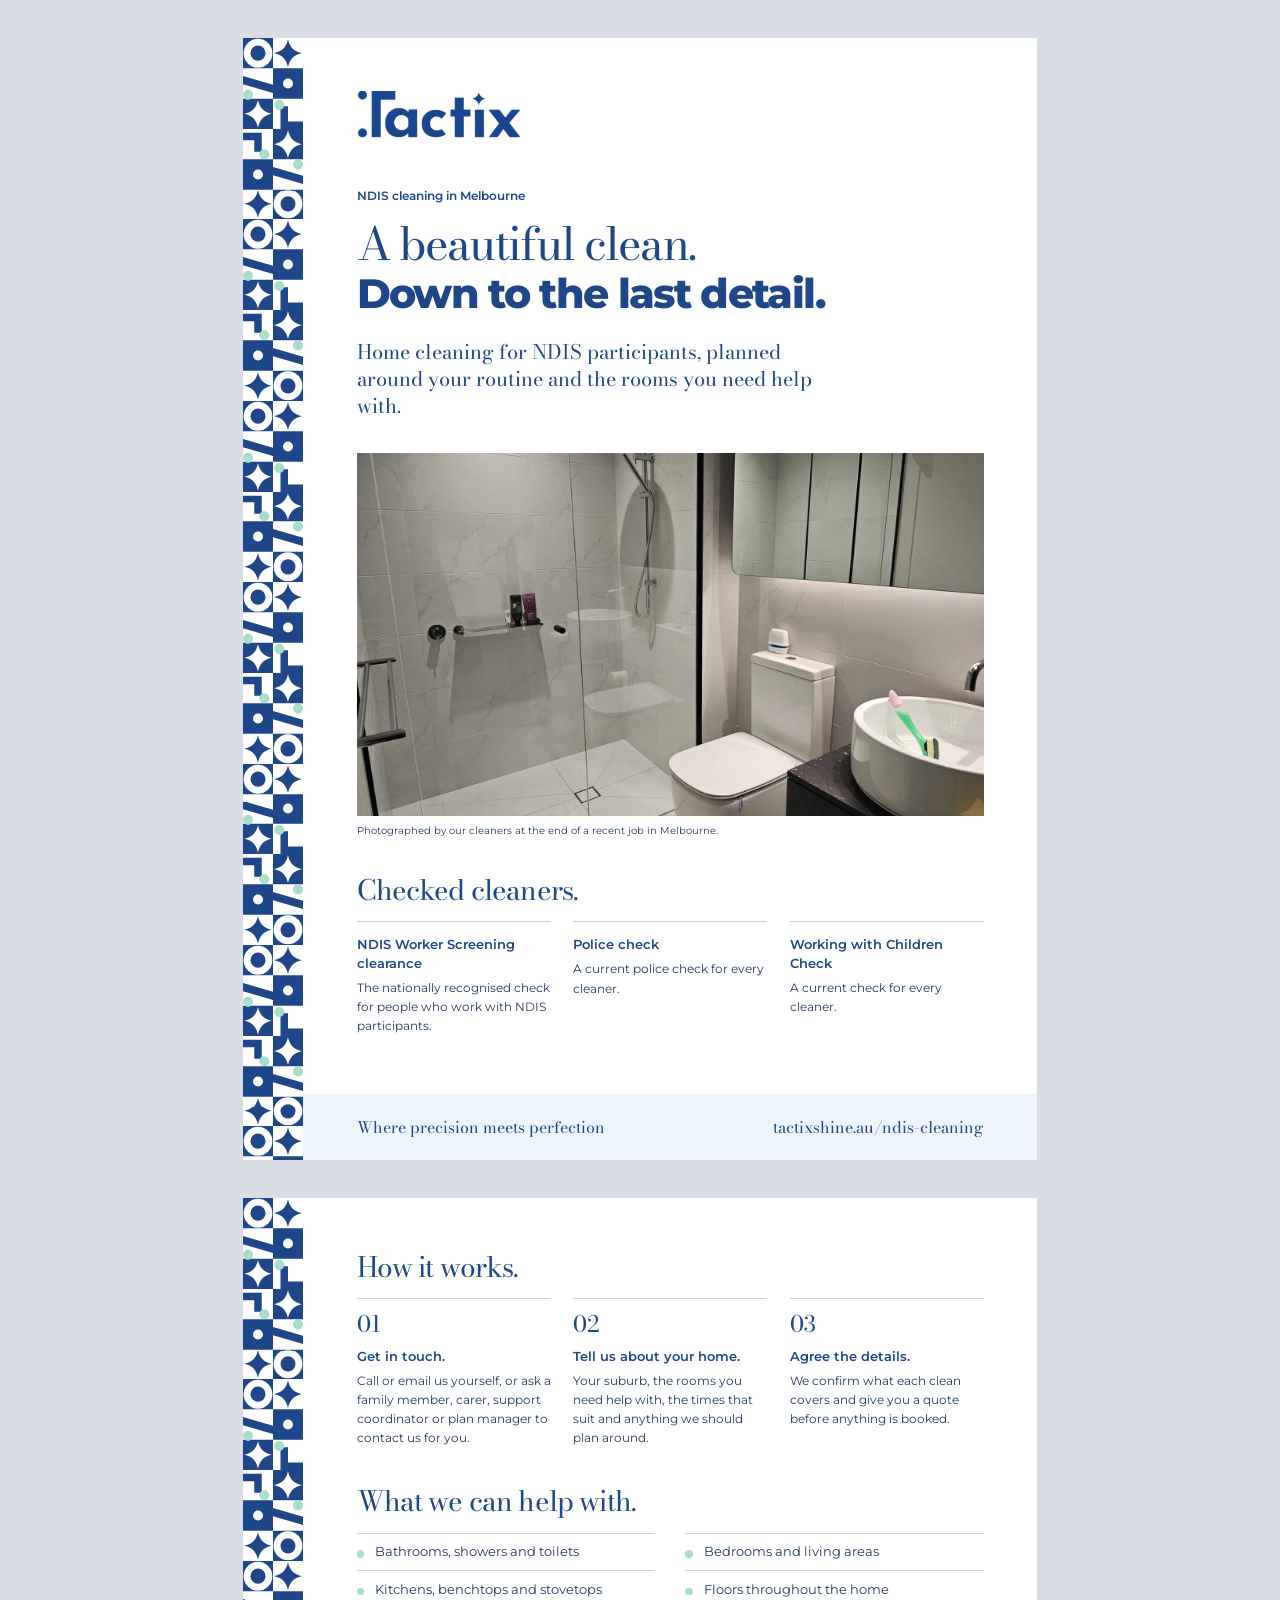
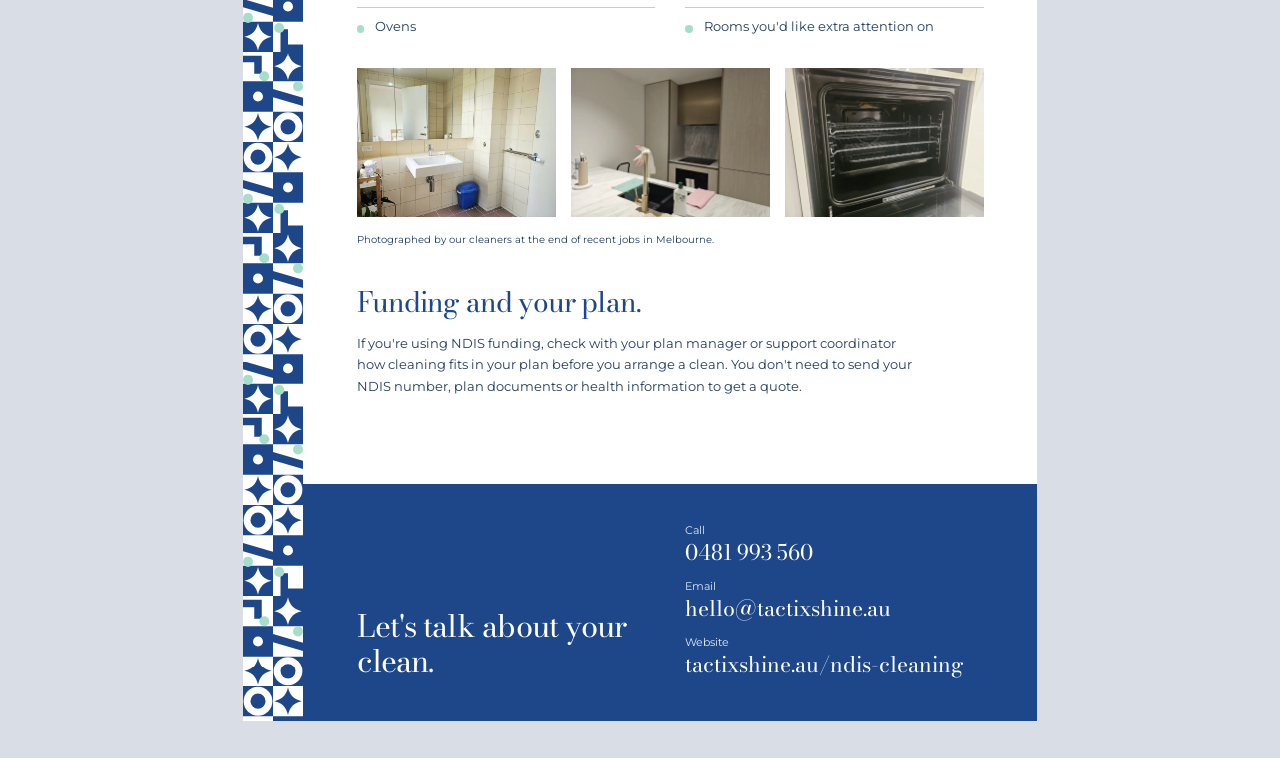
<file: tactix-site/brochure/ndis-brochure.html>
<!doctype html>
<html lang="en-AU">
<head>
  <meta charset="utf-8">
  <meta name="viewport" content="width=device-width, initial-scale=1">
  <title>NDIS cleaning brochure | Tactix</title>
  <meta name="robots" content="noindex">
  <!-- Print source for ndis-cleaning/tactix-ndis-cleaning-brochure.pdf. Two A4 pages: front and back. -->
  <style>
    @font-face{font-family:Bodoni;src:url('../assets/bodoni-regular.woff2') format('woff2');font-weight:400}
    @font-face{font-family:Montserrat;src:url('../assets/montserrat-regular.woff2') format('woff2');font-weight:400}
    @font-face{font-family:Montserrat;src:url('../assets/montserrat-semibold.woff2') format('woff2');font-weight:600}
    @font-face{font-family:Montserrat;src:url('../assets/montserrat-extrabold.woff2') format('woff2');font-weight:800}
    :root{--blue:#1d4789;--mint:#a7deca;--mint-pale:#e1f2ec;--sky:#edf4fc;--ink:#233c60;--line:#becde2;--sans:Montserrat,Arial,sans-serif;--serif:Bodoni,Georgia,serif}
    @page{size:A4;margin:0}
    *{box-sizing:border-box;-webkit-print-color-adjust:exact;print-color-adjust:exact}
    html{background:#d9dee6}
    body{margin:0;color:var(--blue);font:400 10pt/1.6 var(--sans)}
    h1,h2,h3,p,ul,ol{margin:0}
    .sheet{position:relative;width:210mm;height:297mm;margin:10mm auto;padding:14mm 14mm 0 30mm;background:#fff;overflow:hidden;display:flex;flex-direction:column}
    .sheet:before{content:"";position:absolute;inset:0 auto 0 0;width:16mm;background:url('../assets/tiles.svg') top left/16mm 48mm repeat-y}
    @media print{html{background:none}.sheet{margin:0;break-after:page}}
    .brand{position:relative;display:block;width:44mm;aspect-ratio:3.36;overflow:hidden}
    .brand img{position:absolute;width:193.2%;left:-35.8%;top:-57.1%}
    .kicker{font-size:9pt;font-weight:600;margin-top:12mm}
    h1{font:400 34pt/1.06 var(--serif);letter-spacing:-.04em;margin-top:4mm}
    h1 strong{display:block;font:800 31pt/1.06 var(--sans);letter-spacing:-.04em;margin-top:1mm}
    .lead{font:400 15pt/1.35 var(--serif);max-width:125mm;margin-top:6mm}
    .photo{width:100%;height:96mm;object-fit:cover;margin-top:9mm}
    h2{font:400 21pt/1.15 var(--serif);letter-spacing:-.03em}
    h3{font:600 10pt/1.4 var(--sans)}
    .cols{display:grid;grid-template-columns:repeat(3,1fr);gap:6mm;padding:0;list-style:none}
    .cols li{border-top:.3mm solid var(--line);padding-top:3.5mm}
    .cols p{color:var(--ink);font-size:9pt;margin-top:1.5mm}
    .checks{margin-top:9mm}.checks .cols{margin-top:4mm}
    .num{display:block;font:400 17pt/1 var(--serif);margin-bottom:3mm}
    .section{margin-top:10mm}.section:first-child{margin-top:0}
    .section>.cols,.section>p,.section>ul{margin-top:4mm}
    .section>p{color:var(--ink);max-width:150mm}
    .list{columns:2;column-gap:8mm;padding:0;list-style:none;color:var(--ink)}
    .list li{break-inside:avoid;border-top:.3mm solid var(--line);padding:2mm 0 2mm 5mm;position:relative}
    .list li:before{content:"";position:absolute;left:0;top:4.4mm;width:2mm;height:2mm;border-radius:50%;background:var(--mint)}
    .photos{display:grid;grid-template-columns:repeat(3,1fr);gap:4mm;margin-top:6mm}
    .photos img{width:100%;aspect-ratio:4/3;object-fit:cover}
    .note{font-size:7.5pt;color:var(--ink);margin-top:2mm}
    .contact{margin:auto -14mm 0 -30mm;padding:10mm 14mm 11mm 30mm;background:var(--blue);color:#fff;display:grid;grid-template-columns:1fr 1fr;gap:8mm;align-items:end}
    .contact h2{font-size:23pt}
    .contact dl{margin:0}.contact dt{font-size:8pt;color:#dce8fa;margin-top:3mm}.contact dt:first-child{margin-top:0}
    .contact dd{margin:0;font:400 16pt/1.3 var(--serif)}
    .contact a{color:inherit;text-decoration:none}
    .strip{margin:auto -14mm 0 -30mm;padding:6mm 14mm 6mm 30mm;background:var(--sky);display:flex;justify-content:space-between;font:400 12pt/1.3 var(--serif)}
    .strip a{color:inherit;text-decoration:none}
  </style>
</head>
<body>
  <section class="sheet" aria-label="Front">
    <span class="brand"><img src="../assets/brand-card.jpeg" alt="Tactix"></span>
    <p class="kicker">NDIS cleaning in Melbourne</p>
    <h1>A beautiful clean. <strong>Down to the last detail.</strong></h1>
    <p class="lead">Home cleaning for NDIS participants, planned around your routine and the rooms you need help with.</p>
    <img class="photo" src="../assets/jobs/bathroom-shower-toilet-1600.webp" alt="Bathroom with a glass shower, toilet and round basin after a Tactix clean">
    <p class="note">Photographed by our cleaners at the end of a recent job in Melbourne.</p>
    <div class="checks">
      <h2>Checked cleaners.</h2>
      <ul class="cols">
        <li><h3>NDIS Worker Screening clearance</h3><p>The nationally recognised check for people who work with NDIS participants.</p></li>
        <li><h3>Police check</h3><p>A current police check for every cleaner.</p></li>
        <li><h3>Working with Children Check</h3><p>A current check for every cleaner.</p></li>
      </ul>
    </div>
    <div class="strip"><span>Where precision meets perfection</span><a href="https://tactixshine.au/ndis-cleaning/">tactixshine.au/ndis-cleaning</a></div>
  </section>

  <section class="sheet" aria-label="Back">
    <div class="section">
      <h2>How it works.</h2>
      <ol class="cols">
        <li><span class="num">01</span><h3>Get in touch.</h3><p>Call or email us yourself, or ask a family member, carer, support coordinator or plan manager to contact us for you.</p></li>
        <li><span class="num">02</span><h3>Tell us about your home.</h3><p>Your suburb, the rooms you need help with, the times that suit and anything we should plan around.</p></li>
        <li><span class="num">03</span><h3>Agree the details.</h3><p>We confirm what each clean covers and give you a quote before anything is booked.</p></li>
      </ol>
    </div>
    <div class="section">
      <h2>What we can help with.</h2>
      <ul class="list">
        <li>Bathrooms, showers and toilets</li>
        <li>Kitchens, benchtops and stovetops</li>
        <li>Ovens</li>
        <li>Bedrooms and living areas</li>
        <li>Floors throughout the home</li>
        <li>Rooms you'd like extra attention on</li>
      </ul>
      <div class="photos">
        <img src="../assets/jobs/bathroom-grab-rail-800.webp" alt="Bathroom basin, mirror cabinet and grab rail after a clean">
        <img src="../assets/jobs/kitchen-benchtop-800.webp" alt="Kitchen benchtop, sink and cooktop after a clean">
        <img src="../assets/jobs/oven-interior-800.webp" alt="Inside of a cleaned oven with the racks in place">
      </div>
      <p class="note">Photographed by our cleaners at the end of recent jobs in Melbourne.</p>
    </div>
    <div class="section">
      <h2>Funding and your plan.</h2>
      <p>If you're using NDIS funding, check with your plan manager or support coordinator how cleaning fits in your plan before you arrange a clean. You don't need to send your NDIS number, plan documents or health information to get a quote.</p>
    </div>
    <div class="contact">
      <h2>Let's talk about your clean.</h2>
      <dl>
        <dt>Call</dt><dd><a href="tel:+61481993560">0481 993 560</a></dd>
        <dt>Email</dt><dd><a href="mailto:hello@tactixshine.au">hello@tactixshine.au</a></dd>
        <dt>Website</dt><dd><a href="https://tactixshine.au/ndis-cleaning/">tactixshine.au/ndis-cleaning</a></dd>
      </dl>
    </div>
  </section>
</body>
</html>
</file>
<file: tactix-site/styles.css>
@font-face{font-family:Bodoni;src:url('assets/bodoni-regular.woff2') format('woff2');font-style:normal;font-weight:400;font-display:swap}
@font-face{font-family:Montserrat;src:url('assets/montserrat-regular.woff2') format('woff2');font-style:normal;font-weight:400;font-display:swap}
@font-face{font-family:Montserrat;src:url('assets/montserrat-semibold.woff2') format('woff2');font-style:normal;font-weight:600;font-display:swap}
@font-face{font-family:Montserrat;src:url('assets/montserrat-extrabold.woff2') format('woff2');font-style:normal;font-weight:800;font-display:swap}

:root{--blue:#1d4789;--blue-dark:#12366d;--mint:#a7deca;--mint-pale:#e1f2ec;--sky:#edf4fc;--ink:#233c60;--line:#becde2;--white:#fff;--sans:Montserrat,Arial,sans-serif;--serif:Bodoni,Georgia,serif;--rail:96px;--gutter:clamp(32px,4.45vw,72px)}
*{box-sizing:border-box}
html{scroll-behavior:smooth;scrollbar-color:var(--blue) var(--sky)}
body{margin:0;background:var(--white);color:var(--blue);font-family:var(--sans);font-size:16px;line-height:1.65;-webkit-font-smoothing:antialiased}
::selection{background:var(--mint);color:var(--blue-dark)}
a{color:inherit;text-underline-offset:5px}
button,a{-webkit-tap-highlight-color:transparent}
a:focus-visible,button:focus-visible,summary:focus-visible{outline:3px solid var(--blue);outline-offset:5px}
img{display:block;max-width:100%}
h1,h2,h3,p{margin:0}
h1,h2,h3{text-wrap:balance}
h2{font-family:var(--serif);font-size:clamp(38px,4vw,58px);font-weight:400;line-height:1.13;letter-spacing:-.035em}
h3{font-family:var(--serif);font-size:28px;font-weight:400;line-height:1.14;letter-spacing:-.02em}
svg{display:block}
.svg-defs{position:absolute;width:0;height:0;overflow:hidden}
.skip-link{position:fixed;top:-100px;left:16px;z-index:10;padding:12px 20px;background:var(--blue);color:white}
.skip-link:focus{top:12px}
.page-shell{position:relative;max-width:1680px;margin-inline:auto;padding-left:var(--rail)}
.brand-rail{position:absolute;top:0;left:0;bottom:0;width:var(--rail);background:url('assets/tiles.svg') top left/96px 288px repeat-y;mask-image:linear-gradient(#000 0 1080px,transparent 1360px);pointer-events:none}
.site-header{display:flex;align-items:center;gap:32px;min-height:100px;padding:22px var(--gutter);border-bottom:1px solid var(--line)}
/* Original supplied artwork, cropped with CSS. Replace with the master SVG when available. */
.brand{position:relative;display:block;width:178px;aspect-ratio:3.36;overflow:hidden;flex:none;background:white}
.brand img{position:absolute;width:193.2%;max-width:none;height:auto;left:-35.8%;top:-57.1%}
.site-nav{display:flex;align-items:center;justify-content:center;gap:clamp(20px,3vw,48px);margin-left:auto}
.site-nav a{font-family:var(--serif);font-size:20px;text-decoration:none;white-space:nowrap;padding-block:8px}
.site-nav a:hover,.footer-links a:hover{text-decoration:underline}
.button{min-height:52px;display:inline-flex;align-items:center;justify-content:center;gap:16px;padding:13px 23px;border:1px solid var(--blue);border-radius:40px;color:var(--white);background:var(--blue);font-size:13px;line-height:1.4;font-weight:600;text-decoration:none;transition:background-color .18s,color .18s}
.button:hover{background:var(--blue-dark);border-color:var(--blue-dark)}
.button-outline{background:white;color:var(--blue)}
.button-outline:hover{background:var(--sky);color:var(--blue)}
.header-call{margin-left:20px;min-width:150px}
.arrow{height:22px;width:22px;fill:none;stroke:currentColor;stroke-width:1.6;stroke-linecap:round;stroke-linejoin:round;flex:none}
.mobile-pattern,.mobile-nav{display:none}
.hero{position:relative;min-height:610px;border-bottom:1px solid var(--line);isolation:isolate;overflow:hidden}
.hero-copy{position:relative;z-index:1;padding:55px 0 57px var(--gutter);width:64%;}
.hero h1{font-family:var(--serif);font-weight:400;font-size:clamp(52px,5.15vw,76px);line-height:1.06;letter-spacing:-.04em}
.hero h1 span{display:block;white-space:nowrap}
.hero h1 strong{display:block;font-family:var(--sans);font-size:.92em;font-weight:800;line-height:1.06;letter-spacing:-.04em;margin-top:5px}
.hero-description{font-family:var(--serif);font-size:26px;line-height:1.3;max-width:440px;margin-top:30px;letter-spacing:-.015em}
.hero h1 .kicker{font-family:var(--sans);font-size:13px;font-weight:600;line-height:1.5;letter-spacing:0;white-space:normal;margin-bottom:20px}
.breadcrumbs{font-size:12px;margin-bottom:28px}
.breadcrumbs ol{display:flex;flex-wrap:wrap;gap:8px;list-style:none;margin:0;padding:0}
.breadcrumbs li+li:before{content:"/";margin-right:8px;color:var(--line)}
.breadcrumbs a{text-decoration:none}.breadcrumbs a:hover{text-decoration:underline}
.hero-note{font-size:12px;font-weight:600;margin-top:14px;max-width:48ch}
.hero-actions{display:flex;flex-wrap:wrap;gap:12px;margin-top:28px}
.hero-image{position:absolute;inset:0 0 0 auto;width:60%;z-index:-1;mask-image:linear-gradient(to right,transparent 0%,#000 43%)}
.hero-image img{height:100%;width:100%;object-fit:cover;object-position:65% center}
.section-pad{padding:68px var(--gutter)}
section[id]{scroll-margin-top:28px}
.services{background:white;padding-top:40px;padding-bottom:52px}
.service-list{display:grid;grid-template-columns:repeat(3,minmax(0,1fr));margin-top:36px;gap:28px}
.service+.service{border-left:1px solid var(--line);padding-left:28px}
.service-heading{display:flex;align-items:center;gap:16px;min-height:68px;margin-bottom:22px}
.icon-disc{display:grid;place-items:center;flex:none;width:64px;height:64px;border-radius:50%;background:var(--mint-pale)}
.icon-disc svg{width:34px;height:34px;fill:none;stroke:var(--blue);stroke-width:2;stroke-linejoin:round;stroke-linecap:round}
.service p{font-size:14px;line-height:1.7;color:var(--ink);max-width:32ch}
.text-link{display:inline-flex;align-items:center;gap:10px;min-height:44px;margin-top:18px;font-size:12px;font-weight:600;text-decoration:none}
.text-link:hover{text-decoration:underline}
.text-link .arrow{width:18px}
.gallery{border-top:1px solid var(--line)}
.gallery-list{display:grid;grid-template-columns:repeat(3,minmax(0,1fr));gap:28px;margin:36px 0 0;padding:0;list-style:none}
.gallery-list figure{margin:0}
.gallery-list img{width:100%;height:auto;aspect-ratio:4/3;object-fit:cover;background:var(--sky)}
.gallery .text-link{margin-top:24px}
.page-intro{border-bottom:1px solid var(--line)}
.page-intro h1{font:400 clamp(44px,5vw,72px)/1.06 var(--serif);letter-spacing:-.04em}
.page-intro p{font:400 clamp(20px,1.8vw,26px)/1.35 var(--serif);max-width:36ch;margin-top:24px}
.gallery-group+.gallery-group{border-top:1px solid var(--line)}
.eyebrow{font:600 11px/1.5 var(--sans);letter-spacing:.09em;text-transform:uppercase;margin-bottom:16px}
.work-heading{display:block}
.work-heading h2{max-width:none}
.work-selection{grid-template-columns:7fr 5fr;gap:64px 44px;margin-top:44px}
.work-selection>li:nth-child(2){padding-top:100px}
.work-selection>li:nth-child(2) img{aspect-ratio:1/1}
.work-selection>li:last-child{grid-column:1/-1}
.work-selection>li:last-child figure{display:block}
.work-selection>li:last-child img{height:auto;aspect-ratio:16/9}
.work-footer{display:flex;justify-content:space-between;align-items:center;gap:32px;border-bottom:1px solid var(--line);padding:24px 0}
.work-footer .text-link{margin:0;flex:none}
.page-intro .eyebrow{font:600 11px/1.5 var(--sans);margin-top:0;max-width:none}
.gallery-jump{display:flex;flex-wrap:wrap;gap:12px 40px;padding:16px var(--gutter);background:var(--sky)}
.gallery-jump a{display:inline-flex;align-items:center;min-height:44px;font-size:13px;font-weight:600;text-decoration:none}
.gallery-jump a:hover{text-decoration:underline}
.gallery-featured>li:first-child{grid-column:span 2;grid-row:span 2}
.gallery-featured>li:first-child figure{height:100%;display:grid;grid-template-rows:minmax(0,1fr)}
.gallery-featured>li:first-child img{min-height:0}
.gallery-featured>li:first-child img{height:100%;aspect-ratio:auto}
.gallery-extra{grid-template-columns:repeat(auto-fit,minmax(180px,1fr));margin-top:28px}
.gallery-extra>li:only-child{max-width:440px}
.brochure{display:flex;align-items:center;justify-content:space-between;gap:24px;padding-block:28px;background:#f0f6f3}
.brochure h2{font-size:30px;line-height:1.3;max-width:28ch}
.brochure-download{flex:none}
.visually-hidden{position:absolute;width:1px;height:1px;padding:0;margin:-1px;overflow:hidden;clip-path:inset(50%);white-space:nowrap;border:0}
.brand-statement{display:flex;justify-content:flex-end;align-items:center;gap:28px;background:var(--sky);padding:26px var(--gutter);font-family:var(--serif);font-size:25px;line-height:1.3}
.brand-statement:before{content:"";height:1px;width:88px;background:var(--blue);margin-right:4px}
.brand-statement svg{width:32px;height:32px;fill:var(--blue);flex:none}
.approach,.split{display:grid;grid-template-columns:1fr 1fr;gap:90px}
.approach{padding-top:104px;padding-bottom:96px}
.split+.split{border-top:1px solid var(--line)}
.prose p,.prose li{font-size:16px;line-height:1.8;color:var(--ink);max-width:60ch}
.prose p+p,.prose p+ul,.prose ul+p{margin-top:16px}
.prose ul{margin:0;padding:0;list-style:none}
.prose li{position:relative;padding:10px 0 10px 28px;border-top:1px solid var(--line)}
.prose li:before{content:"";position:absolute;left:4px;top:22px;width:8px;height:8px;border-radius:50%;background:var(--mint)}
.prose a{font-weight:600}
.prose .small{font-size:13px}
.approach h2{font-size:clamp(40px,4.4vw,64px)}
.serif-lead{margin-top:27px;font:400 25px/1.4 var(--serif)}
.approach-lead{font-size:17px;line-height:1.8;max-width:48ch;color:var(--ink);margin-bottom:32px}
.approach-point{border-top:1px solid var(--line);padding-block:22px}
.approach-point h3{font-size:26px;margin-bottom:10px}
.approach-point p{font-size:14px;color:var(--ink);max-width:52ch}
.getting-started{background:var(--mint-pale);padding-block:68px 72px}
.section-heading{display:flex;align-items:flex-end;gap:60px;justify-content:space-between}
.section-heading h2{max-width:650px}
.section-heading>p{font-size:13px;flex:none;line-height:1.8}
.steps{list-style:none;display:grid;grid-template-columns:repeat(3,minmax(0,1fr));padding:0;margin:46px 0 0;gap:40px}
.steps li{border-top:1px solid var(--line);padding-top:22px}
.step-number{display:block;font:400 28px/1 var(--serif);margin-bottom:21px}
.steps-plain{margin-top:36px}
.steps h3{font-family:var(--sans);font-size:16px;font-weight:600;line-height:1.4;letter-spacing:-.02em}
.steps p{font-size:13px;margin-top:10px;max-width:32ch}
.contact{display:grid;grid-template-columns:1fr 1fr;gap:80px;background:var(--blue);color:var(--white);padding-block:80px}
.contact h2{font-size:clamp(42px,4.5vw,64px);line-height:1.16}
.contact-copy p{font-size:14px;line-height:1.8;max-width:36ch;margin-top:24px}
.contact-options{padding-top:7px}
.contact-method{position:relative;display:block;padding:14px 35px 24px 0;border-bottom:1px solid #7390b8;text-decoration:none}
.contact-method+.contact-method{padding-top:24px}
.contact-method>span{display:block;font-size:12px;margin-bottom:5px;color:#dce8fa}
.contact-method strong{font-family:var(--serif);font-size:clamp(24px,2.7vw,38px);font-weight:400;letter-spacing:-.025em;overflow-wrap:anywhere}
.contact-method .arrow{position:absolute;right:0;top:50%;color:var(--mint)}
.contact-method:hover strong{text-decoration:underline;text-decoration-thickness:1px;text-underline-offset:7px}
.contact a:focus-visible{outline-color:var(--mint)}
.contact-help{font-size:12px;line-height:1.8;margin-top:24px;max-width:50ch;color:#dce8fa}
.site-footer{display:grid;grid-template-columns:1fr auto;gap:38px 60px;padding-top:42px;padding-bottom:28px;font-size:12px}
.footer-brand{width:148px}
.site-footer>div>p{margin-top:12px;line-height:1.8}
.site-footer>div>p a{text-decoration:none}.site-footer>div>p a:hover{text-decoration:underline}
.footer-links{display:flex;gap:26px;align-items:center;flex-wrap:wrap}
.footer-links a{display:inline-flex;align-items:center;min-height:44px;text-decoration:none}
.footer-signoff{grid-column:1/-1;border-top:1px solid var(--line);padding-top:20px;font-family:var(--serif);font-size:18px;text-align:right}

@media(min-width:769px) and (max-width:1199px){
  :root{--rail:64px;--gutter:32px}
  .brand-rail{background-size:64px 192px}
  .site-header{gap:20px;min-height:86px}.brand{width:146px}.site-nav{gap:18px}.nav-long{display:none}.site-nav a{font-size:18px}.header-call{margin-left:0;min-width:auto;padding-inline:18px}
  .hero{min-height:550px}.hero-copy{padding-top:52px;width:72%}.hero h1{font-size:clamp(47px,5.2vw,63px)}.hero-description{font-size:23px;max-width:380px}.hero-image{width:58%;mask-image:linear-gradient(to right,transparent,#000 60%)}
  .gallery-list{gap:20px}.service-list{gap:20px}.service+.service{padding-left:20px}.service-heading{gap:12px;flex-wrap:wrap}.service h3{font-size:26px}.icon-disc{width:52px;height:52px}.text-link{font-size:11px;gap:5px}
  .approach,.split{gap:44px}.section-heading{align-items:flex-start;flex-direction:column;gap:20px}.section-heading>p br{display:none}.contact{gap:40px}.footer-links{gap:16px}
}
@media(max-width:768px){
  :root{--rail:0px;--gutter:24px}
  .brand-rail{display:none}
  .nav-long{display:none}
  .site-header{display:grid;grid-template-columns:1fr auto;gap:12px;padding:16px var(--gutter) 10px;min-height:auto;border-bottom:0}
  .brand{width:152px}.header-call{grid-column:2;grid-row:1;margin:0;min-width:0;min-height:44px;padding:10px 17px;font-size:12px;gap:8px}.header-call .arrow{width:18px;height:18px}
  .site-nav{grid-column:1/-1;grid-row:2;margin:0;justify-content:space-between;gap:16px}.site-nav a{font-size:18px;min-height:44px;padding-block:5px;display:inline-flex;align-items:center}
  .mobile-pattern{display:block;height:20px;background:url('assets/tiles.svg') left top/48px 144px repeat-x;opacity:.95}
  .hero{min-height:0;overflow:visible}
  .hero-copy{width:100%;padding:34px var(--gutter) 30px}
  .hero h1{font-size:clamp(38px,7.5vw,58px);letter-spacing:-.04em;line-height:1.1;max-width:590px}.hero h1 span{white-space:normal}.hero h1 strong{font-size:1.02em;line-height:1.07;margin-top:8px;max-width:15ch}
  .desktop-break{display:none}
  .hero-description{font-size:22px;max-width:31ch;line-height:1.35;margin-top:24px}
  .hero-note{font-size:11px;margin-top:13px}.breadcrumbs{margin-bottom:22px}
  .hero-actions{gap:10px;margin-top:24px}.hero-actions .button{font-size:12px;padding-inline:20px}
  .hero-image{position:relative;inset:auto;width:100%;height:280px;mask-image:none;z-index:0}.hero-image img{object-position:66% 58%}
  .section-pad{padding:48px var(--gutter)}
  h2{font-size:38px;line-height:1.13;letter-spacing:-.035em}
  .services{padding-top:38px}.services h2{max-width:12ch}
  .service-list{grid-template-columns:1fr;gap:0;margin-top:28px}
  .gallery-list{grid-template-columns:1fr 1fr;gap:20px 14px;margin-top:28px}
  .gallery-list li:nth-child(odd):last-child{grid-column:1/-1}
  .page-intro p{max-width:30ch}
  .service+.service{border-left:0;border-top:1px solid var(--line);padding-left:0;padding-top:25px;margin-top:24px}
  .service-heading{margin-bottom:14px;min-height:58px;gap:18px}.service-heading br{display:none}.service-heading h3{font-size:27px;max-width:16ch}
  .icon-disc{width:56px;height:56px}.icon-disc svg{width:31px;height:31px}
  .service p{font-size:14px;max-width:50ch}.text-link{margin-top:9px;font-size:12px;min-height:44px}
  .brand-statement{padding:26px var(--gutter);gap:20px;justify-content:space-between;font-size:24px}.brand-statement span{max-width:20ch}.brand-statement:before{display:none}.brand-statement svg{width:30px;height:30px}
  .approach,.split{grid-template-columns:1fr;gap:24px}.approach{gap:30px;padding-block:58px 38px}.prose p,.prose li{font-size:15px}.approach h2{font-size:44px;line-height:1.08}.approach h2 br:nth-child(2){display:none}.serif-lead{font-size:23px;margin-top:20px}.serif-lead br{display:none}
  .approach-lead{font-size:15px;line-height:1.8;margin-bottom:24px}.approach-point{padding-block:20px}.approach-point h3{font-size:25px}.approach-point p{font-size:14px}
  .section-heading{display:block}.section-heading h2{max-width:13ch}.section-heading>p{font-size:14px;margin-top:20px;max-width:38ch}
  .steps{grid-template-columns:1fr;gap:22px;margin-top:30px}.steps li{display:grid;grid-template-columns:36px 1fr;gap:16px;padding-top:22px}.steps-plain li{display:block}.step-number{font-size:26px;margin:2px 0 0}.steps-plain{margin-top:36px}
.steps h3{font-size:15px}.steps p{font-size:13px;max-width:42ch}
  .contact{grid-template-columns:1fr;gap:30px;padding-block:50px}.contact h2{font-size:44px;line-height:1.14}.contact-copy p{margin-top:20px;max-width:40ch}.contact-options{padding-top:0}.contact-method strong{font-size:clamp(24px,6.8vw,34px)}.contact-method{padding-top:0}.contact-help{font-size:12px}
  .site-footer{grid-template-columns:1fr;gap:24px;padding-block:32px 24px}.footer-links{gap:8px 24px}.footer-signoff{text-align:left;font-size:17px}.footer-brand{width:145px}
}
@media(max-width:399px){
  :root{--gutter:20px}.site-nav{gap:10px}.site-nav a{font-size:16px}.brand{width:140px}.header-call{padding-inline:13px}.hero h1{font-size:38px}.hero-actions{display:grid;grid-template-columns:1fr}.hero-actions .button{width:100%}.hero-image{height:240px}.service-heading h3{font-size:26px}.contact-method strong{font-size:25px}
}
@media(max-width:1024px){
  .work-heading{gap:36px}.work-selection{gap:40px 28px}.work-selection>li:nth-child(2){padding-top:64px}.work-footer{align-items:flex-start;gap:12px;flex-direction:column}
}
@media(max-width:768px){
  .work-heading{grid-template-columns:1fr;gap:22px}.work-heading h2{max-width:16ch}
  .work-selection{grid-template-columns:1fr;gap:36px;margin-top:30px}.work-selection>li:nth-child(2){padding-top:0}.work-selection>li:nth-child(2) img{aspect-ratio:4/3}.work-selection>li:last-child figure{grid-template-columns:1fr}.work-selection>li:last-child img{aspect-ratio:4/3}.work-selection>li:last-child br{display:none}.work-footer{padding-block:22px}
  .gallery-jump{gap:4px 24px}.gallery-jump a{font-size:12px}.gallery-featured>li:first-child{grid-column:1/-1;grid-row:auto}.gallery-featured>li:first-child img{aspect-ratio:4/3;height:auto}.gallery-list.gallery-featured>li:nth-child(3){grid-column:auto}.gallery-extra{grid-template-columns:1fr 1fr}
  .brochure{align-items:flex-start;flex-direction:column;gap:20px;padding-block:24px}.brochure h2{font-size:28px}.brochure-download{width:100%}
}


/* Plain labels, comfortable reading text and large navigation targets. */
[id]{scroll-margin-top:24px}
.hero-copy{background:var(--white);padding-right:32px;min-height:inherit}
.hero h1 span{white-space:normal}
.hero-description{font:400 18px/1.7 var(--sans);max-width:42ch}
.hero-note{font-size:14px;line-height:1.7;font-weight:400}
.hero-eyebrow{margin-bottom:20px}
.service p,.approach-lead,.section-heading>p,.approach-point p,.steps p,.contact-copy p,.prose p,.prose li{font-size:16px;line-height:1.75}
.contact-help{font-size:14px;line-height:1.7}
.button,.text-link{font-size:14px;min-height:48px}
.text-link{text-decoration:underline;text-underline-offset:5px}
.footer-links a{min-height:48px;font-size:14px;text-decoration:underline}
.page-links{padding-block:24px 28px;background:var(--sky);border-bottom:1px solid var(--line)}
.page-links h2{font:600 18px/1.5 var(--sans);letter-spacing:0}
.page-links ul{display:grid;grid-template-columns:repeat(4,minmax(0,1fr));gap:12px 24px;list-style:none;margin:12px 0 0;padding:0}
.page-links a{display:flex;align-items:center;min-height:48px;font-size:16px;font-weight:600;text-decoration:underline}
.gallery-jump a{min-height:48px;font-size:16px;text-decoration:underline}
.skip-link:focus{outline:3px solid var(--mint);outline-offset:3px}
@media(min-width:769px) and (max-width:1199px){.site-header{gap:16px}.site-nav{gap:14px}.site-nav a{font-size:16px}.header-call{padding-inline:14px}.text-link{font-size:14px}}
@media(max-width:768px){
  .site-header{position:relative;display:flex;gap:8px;padding-block:12px;min-height:72px}
  .site-header .brand{width:clamp(104px,32vw,128px)}
  .site-nav{display:none}
  .header-call{margin-left:auto;padding-inline:16px;font-size:14px;min-height:48px}
  .header-call .call-long,.header-call .arrow{display:none}
  .mobile-nav{display:block}
  .mobile-nav summary{min-height:48px;padding:11px 12px;border:1px solid var(--blue);border-radius:28px;cursor:pointer;font-size:14px;font-weight:600;line-height:24px}
  .mobile-nav[open] summary{background:var(--sky)}
  .mobile-nav:not([open]) .mobile-links{display:none}
  .mobile-links{position:absolute;z-index:5;top:100%;left:var(--gutter);right:var(--gutter);padding:12px 20px;background:white;border:1px solid var(--line);box-shadow:0 8px 16px #233c6014}
  .mobile-links a{display:flex;align-items:center;min-height:48px;font-size:16px;font-weight:600;text-decoration:none}
  .mobile-links a+a{border-top:1px solid var(--line)}
  .mobile-links a:hover{text-decoration:underline}
  .mobile-links a[aria-current="page"]{text-decoration:underline}
  .hero-copy{padding-right:var(--gutter)}.hero-description{font-size:17px;line-height:1.7}.hero-actions .button{font-size:14px;min-height:48px}
  .hero-note{font-size:14px}.page-links ul{grid-template-columns:1fr 1fr;gap:4px 16px}
  .gallery-list,.gallery-extra{grid-template-columns:1fr}.gallery-featured>li:first-child{grid-column:1;grid-row:auto}.gallery-featured>li:first-child img{height:auto}.gallery-list img{aspect-ratio:auto;height:auto}
  .work-selection>li:last-child img,.work-selection>li:nth-child(2) img{aspect-ratio:4/3}.gallery-jump{gap:4px 20px}
}
@media(prefers-reduced-motion:reduce){html{scroll-behavior:auto}*{animation:none!important;transition:none!important}}
</file>
